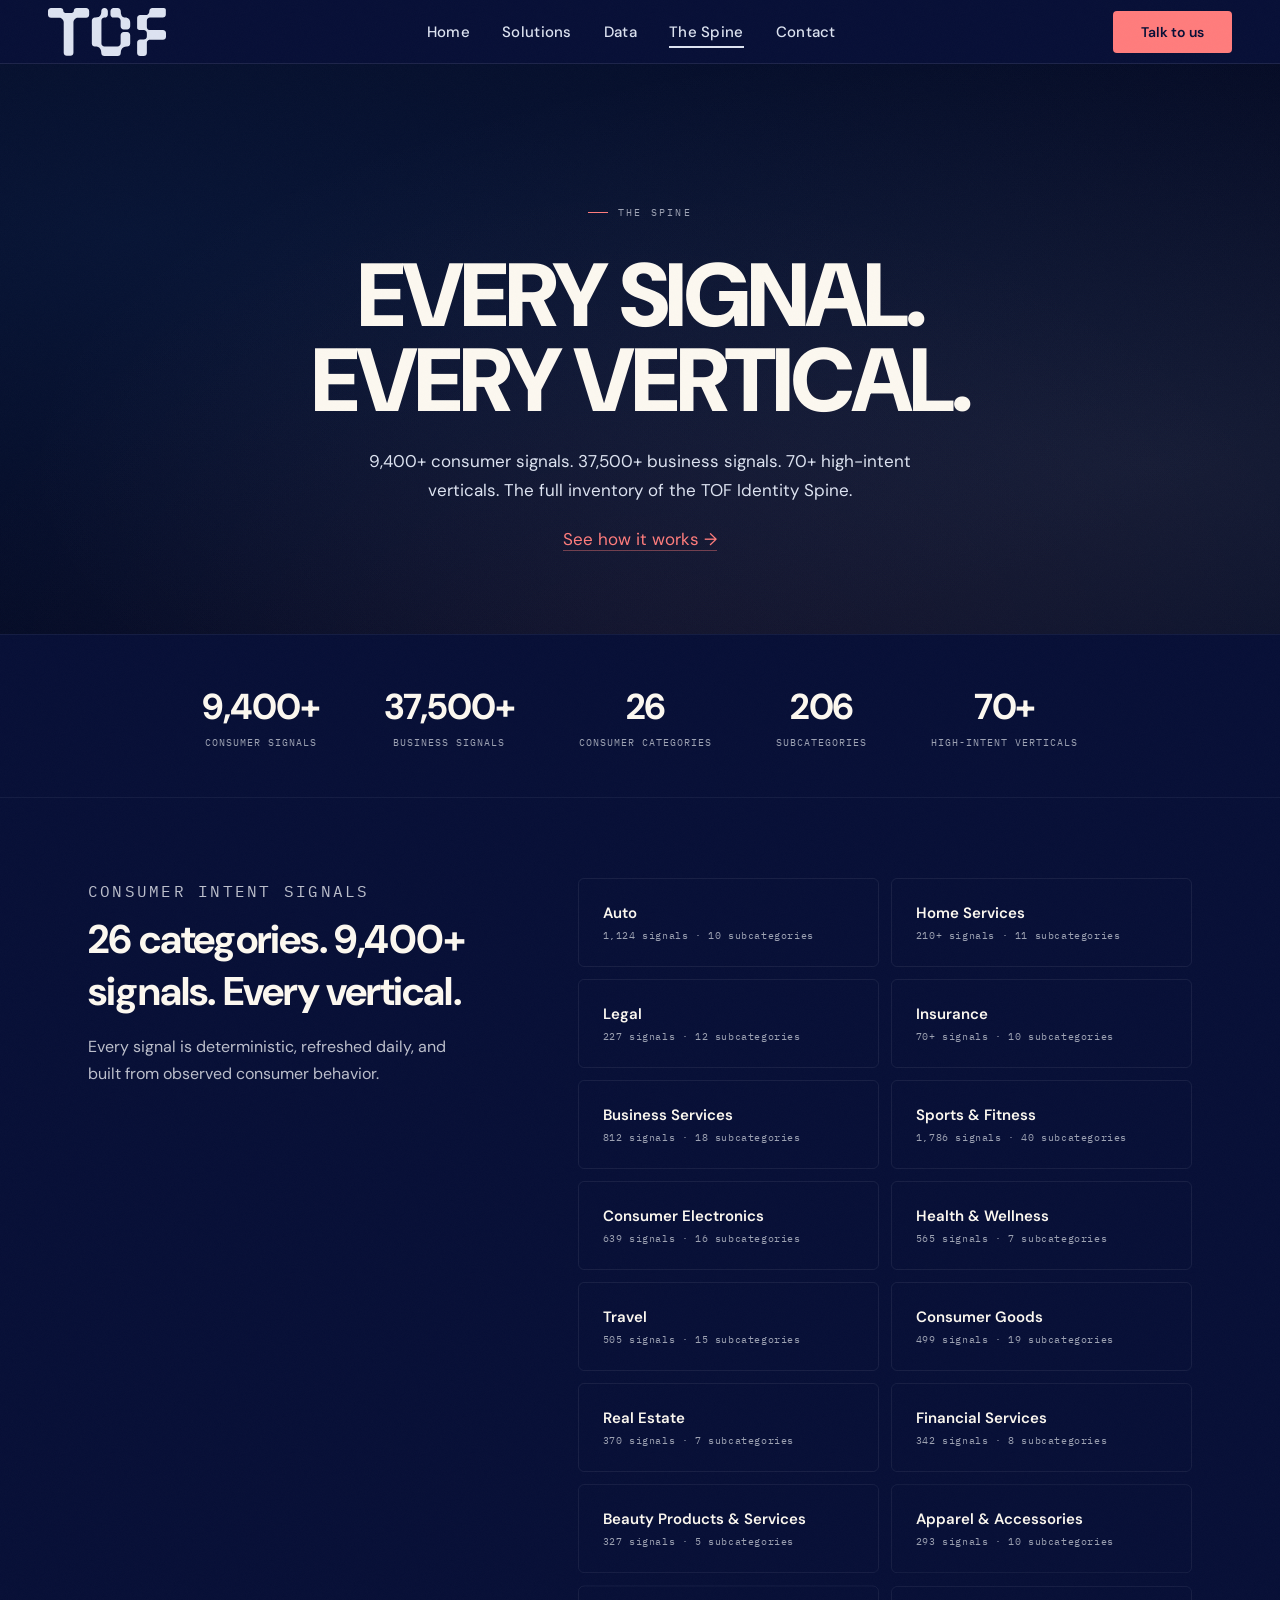
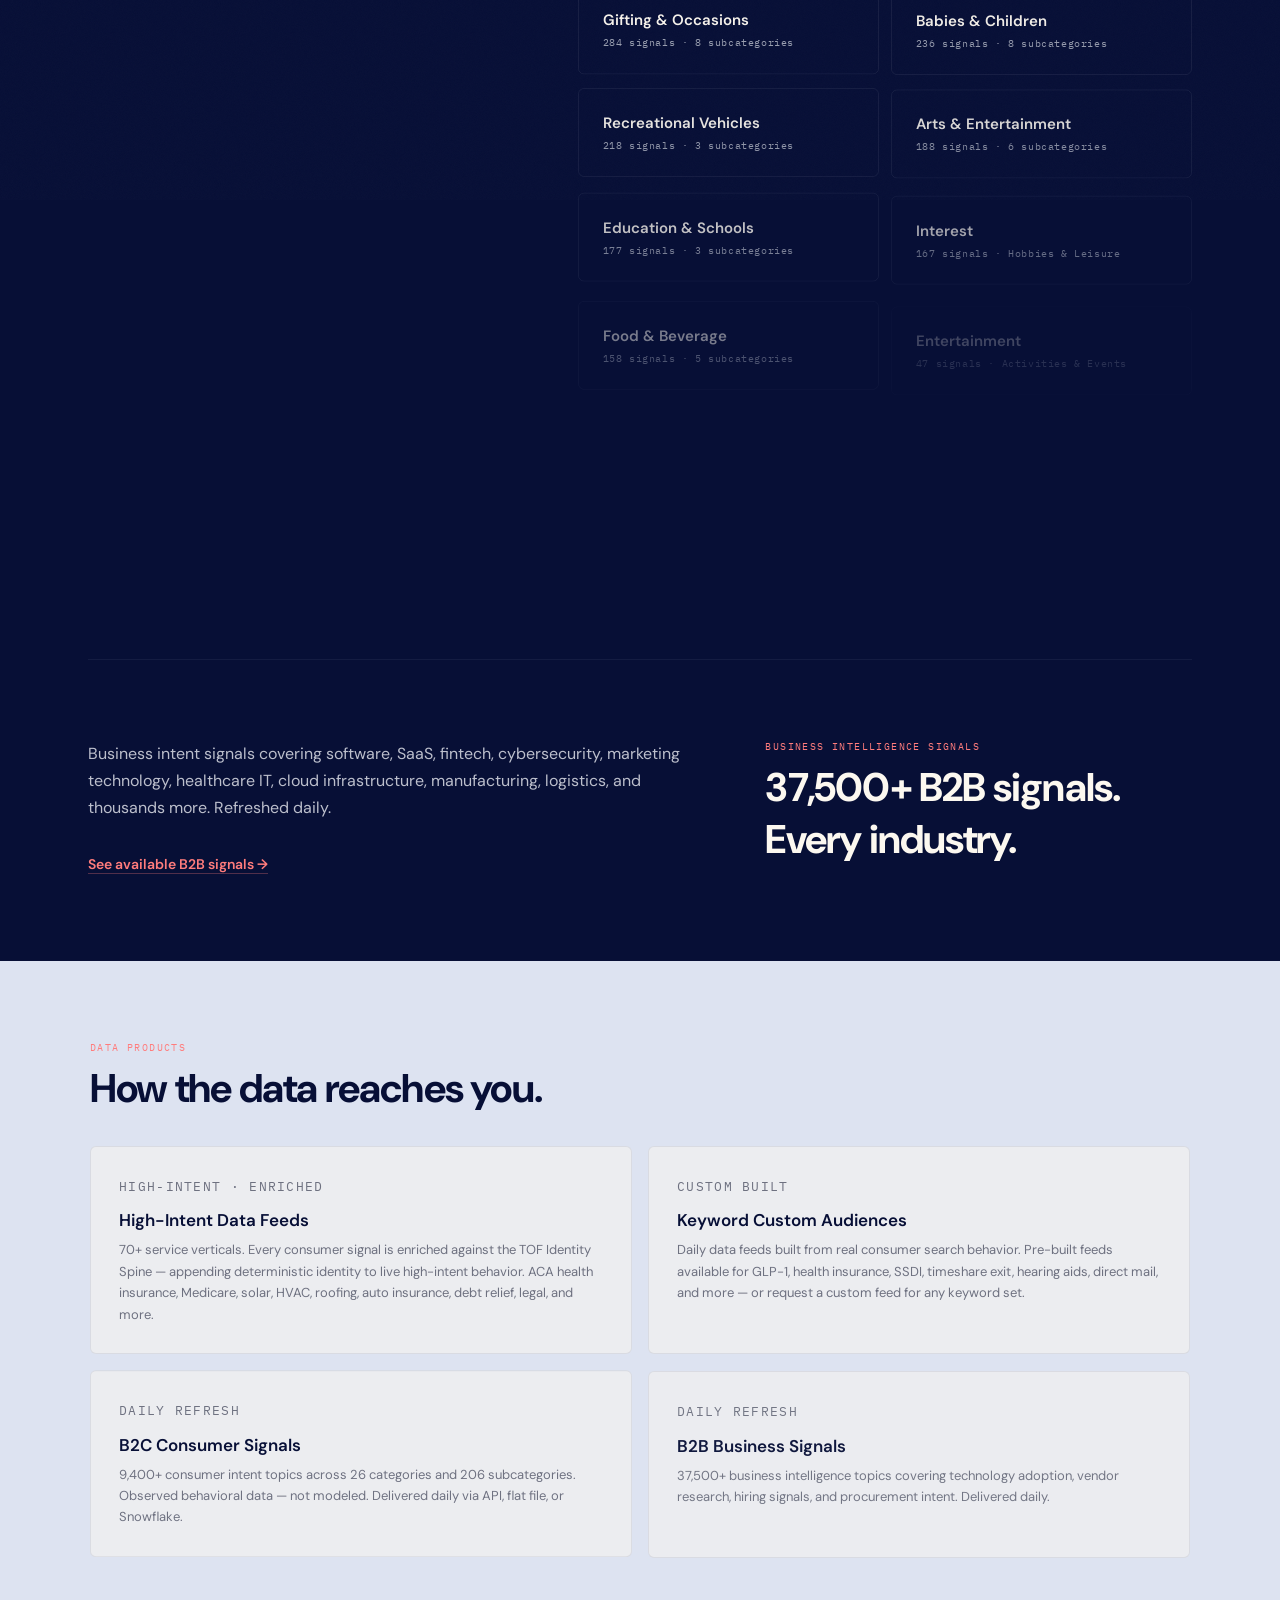
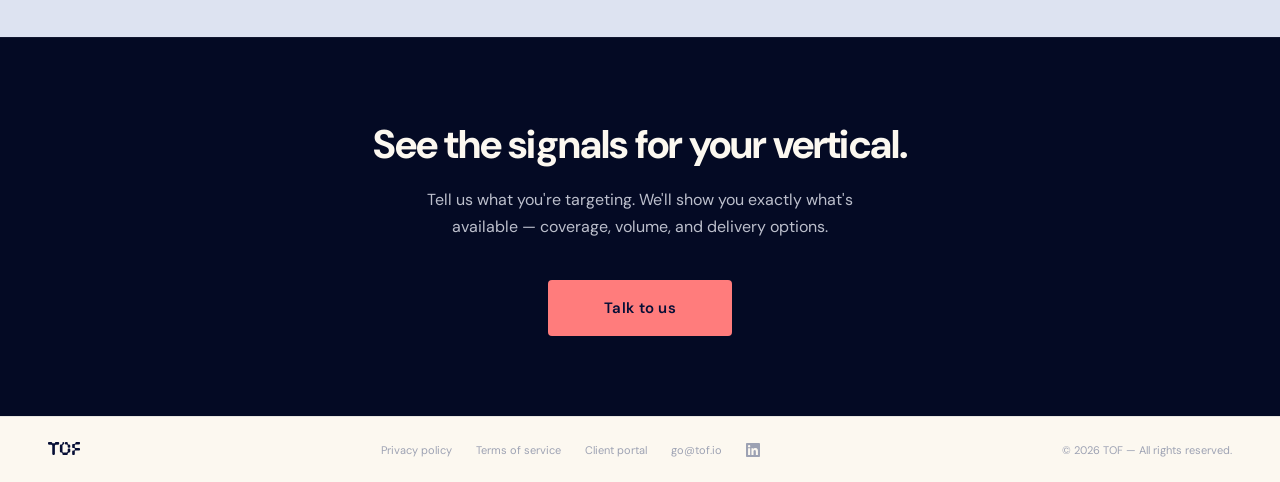
<file: catalog.html>
<!DOCTYPE html>
<html lang="en">
<head>
<meta charset="UTF-8">
<meta name="viewport" content="width=device-width, initial-scale=1.0">
<meta name="description" content="The Spine — every signal in the TOF Identity Spine. 9,400+ consumer signals, 37,500+ business signals, 26 categories, 206 subcategories, 70+ high-intent verticals.">
<meta property="og:title" content="The Spine — Every Signal. Every Vertical.">
<meta property="og:description" content="9,400+ consumer signals. 37,500+ business signals. 70+ high-intent verticals. The full inventory of the TOF Identity Spine.">
<meta property="og:type" content="website">
<meta property="og:url" content="https://tof.io/catalog.html">
<meta property="og:image" content="https://tof.io/og-image.png">
<link rel="canonical" href="https://tof.io/catalog.html">
<meta name="twitter:card" content="summary_large_image">
<meta name="twitter:title" content="The Spine — Every Signal. Every Vertical.">
<meta name="twitter:description" content="9,400+ consumer signals. 37,500+ business signals. 70+ high-intent verticals.">
<meta name="twitter:image" content="https://tof.io/og-image.png">
<title>The Spine — TOF</title>
<link rel="icon" type="image/png" sizes="32x32" href="favicon-32.png">
<link rel="icon" type="image/png" sizes="16x16" href="favicon-16.png">
<link rel="preconnect" href="https://fonts.googleapis.com">
<link rel="preconnect" href="https://fonts.gstatic.com" crossorigin>
<link href="https://fonts.googleapis.com/css2?family=DM+Sans:ital,opsz,wght@0,9..40,300;0,9..40,400;0,9..40,500;0,9..40,600;0,9..40,700;0,9..40,1000;1,9..40,400&family=IBM+Plex+Mono:wght@400;500&display=swap" rel="stylesheet">
<style>
  :root {
    --navy: #070F36;
    --peri: #DDE3F1;
    --cream: #FCF8F0;
    --coral: #FF7C7C;
    --f: 'DM Sans', -apple-system, BlinkMacSystemFont, sans-serif;
    --mono: 'IBM Plex Mono', monospace;
  }
  *, *::before, *::after { box-sizing: border-box; margin: 0; padding: 0; }
  html { scroll-behavior: auto; }
  body { font-family: var(--f); background: var(--navy); color: var(--cream); -webkit-font-smoothing: antialiased; }

  /* ── NAV ── */
  nav { position: sticky; top: 0; z-index: 100; background: #070F36; border-bottom: none; height: 64px; display: flex; align-items: center; justify-content: space-between; padding: 0 48px; box-shadow: none; border-bottom: 1px solid rgba(221,227,241,.1) !important; }
  nav::after { content: ''; position: absolute; left: 0; right: 0; bottom: 100%; height: 64px; background: linear-gradient(to top, rgba(7,15,54,0), #070F36); pointer-events: none; z-index: 99; }
  .nav-logo img { height: 48px; width: auto; display: block; }
  .nav-links { display: flex; gap: 32px; list-style: none; }
  .nav-links a { font-size: 15px; color: #DDE3F1; text-decoration: none; letter-spacing: .02em; transition: color .2s, border-color .2s; font-weight: 500; padding-bottom: 4px; border-bottom: 2px solid transparent; }
  .nav-links a:hover { color: var(--peri); border-bottom-color: rgba(221,227,241,.3); }
  .nav-links a.active, .nav-links a[style] { border-bottom-color: var(--peri) !important; }
  .nav-cta { font-size: 14px; font-weight: 600; padding: 12px 28px; border-radius: 4px; background: var(--coral); color: var(--navy); text-decoration: none; transition: opacity .2s; letter-spacing: .01em; margin-left: 16px; }
  .nav-cta:hover { opacity: .85; }
  .hamburger { display: none; flex-direction: column; gap: 5px; cursor: pointer; background: none; border: none; padding: 6px; z-index: 101; }
  .hamburger span { display: block; width: 22px; height: 1.5px; background: rgba(252,248,240,.8); transition: all .3s ease; }
  .hamburger.open span:nth-child(1) { transform: translateY(6.5px) rotate(45deg); }
  .hamburger.open span:nth-child(2) { opacity: 0; }
  .hamburger.open span:nth-child(3) { transform: translateY(-6.5px) rotate(-45deg); }
  .mobile-nav-overlay { position: fixed; inset: 0; z-index: 99; background: rgba(7,15,54,.97); backdrop-filter: blur(20px); -webkit-backdrop-filter: blur(20px); display: flex; flex-direction: column; justify-content: center; align-items: center; gap: 12px; opacity: 0; pointer-events: none; transition: opacity .4s ease; }
  .mobile-nav-overlay.open { opacity: 1; pointer-events: auto; }
  .mobile-nav-overlay a { font-size: clamp(28px, 5vw, 40px); font-weight: 600; color: var(--cream); text-decoration: none; letter-spacing: -.02em; opacity: 0; transform: translateY(20px); }
  .mobile-nav-overlay a:hover { color: var(--coral); }
  .mobile-nav-overlay .mobile-cta { margin-top: 24px; font-size: 13px; font-weight: 600; padding: 14px 36px; border-radius: 4px; background: var(--coral); color: var(--navy); opacity: 0; transform: translateY(20px); }

  /* ── HERO ── */
  .catalog-hero { background: #040A24; padding: 140px 48px 80px; text-align: center; position: relative; overflow: hidden; }
  .catalog-hero::before { content: ''; position: absolute; inset: -50%; width: 200%; height: 200%; background: radial-gradient(ellipse at 30% 40%, rgba(33,95,176,.12) 0%, transparent 50%), radial-gradient(ellipse at 70% 60%, rgba(221,227,241,.08) 0%, transparent 45%), radial-gradient(ellipse at 50% 80%, rgba(255,124,124,.04) 0%, transparent 40%); animation: heroBreath 8s ease-in-out infinite alternate; }
  @keyframes heroBreath { 0% { transform: translate(0%, 0%) scale(1); opacity: .7; } 100% { transform: translate(-3%, -2%) scale(1.05); opacity: 1; } }
  .catalog-hero > * { position: relative; z-index: 1; }
  .catalog-hero .eyebrow { font-family: var(--mono); font-size: 10px; color: #9DA2B3; letter-spacing: .22em; text-transform: uppercase; margin-bottom: 32px; display: flex; align-items: center; justify-content: center; gap: 10px; }
  .catalog-hero .eyebrow::before { content: ''; display: inline-block; width: 20px; height: 1px; background: var(--coral); }
  .catalog-hero h1 { font-family: var(--f); font-size: clamp(44px, 7vw, 90px); font-weight: 1000; line-height: 0.95; letter-spacing: -.045em; color: var(--cream); margin-bottom: 24px; text-transform: uppercase; }
  .catalog-hero p { font-size: 17px; color: #DDE3F1; max-width: 560px; margin: 0 auto; line-height: 1.7; }

  /* ── STATS BAR ── */
  .stats-bar { display: flex; justify-content: center; gap: 64px; padding: 48px; background: var(--navy); border-top: 1px solid rgba(221,227,241,.06); border-bottom: 1px solid rgba(221,227,241,.06); flex-wrap: wrap; }
  .stat-item { text-align: center; }
  .stat-num { font-family: var(--f); font-size: 36px; font-weight: 700; color: var(--cream); letter-spacing: -.03em; }
  .stat-label { font-family: var(--mono); font-size: 10px; color: #9DA2B3; letter-spacing: .1em; text-transform: uppercase; margin-top: 6px; }

  /* ── CATALOG ── */
  .catalog { padding: 80px 48px; max-width: 1200px; margin: 0 auto; }
  .catalog-layout { display: grid; grid-template-columns: 1fr 1.5fr; gap: 80px; align-items: start; }
  .catalog-left { position: sticky; top: 120px; }
  .catalog-left .catalog-section-title { margin-bottom: 8px; }
  .catalog-left h2 { margin-bottom: 16px; }
  .catalog-left p { font-size: 16px; color: #BCBFCC; line-height: 1.7; max-width: 360px; }
  .catalog-layout-flip { grid-template-columns: 1.4fr 1fr; }
  .catalog-section { margin-bottom: 64px; }
  .catalog-section-title { font-family: var(--mono); font-size: 10px; letter-spacing: .14em; text-transform: uppercase; color: var(--coral); margin-bottom: 8px; }
  .catalog-section h2 { font-size: clamp(28px, 4vw, 40px); font-weight: 700; color: var(--cream); letter-spacing: -.02em; margin-bottom: 32px; }

  .cat-grid { display: grid; grid-template-columns: repeat(2, 1fr); gap: 12px; }
  .cat-card { padding: 24px; border: 1px solid rgba(221,227,241,.08); border-radius: 6px; cursor: pointer; transition: border-color .3s, transform .3s, box-shadow .3s; }
  .cat-card:hover { border-color: rgba(221,227,241,.2); transform: translateY(-2px); box-shadow: 0 6px 24px rgba(7,15,54,.15); }
  .cat-card:hover .cat-card-name { color: var(--coral); }
  .cat-card-name { font-size: 15px; font-weight: 600; color: var(--cream); margin-bottom: 6px; transition: color .25s; }
  .cat-card-meta { font-family: var(--mono); font-size: 10px; color: #9DA2B3; letter-spacing: .06em; }
  .cat-card-subs { font-size: 12px; color: #9DA2B3; margin-top: 10px; line-height: 1.6; display: none; }
  .cat-card.open .cat-card-subs { display: block; }
  .cat-card.open { border-color: rgba(255,124,124,.25); }

  /* ── FEEDS ── */
  .feeds-section { background: var(--peri); padding: 80px 48px; }
  .feeds-section .catalog-section-title { color: var(--coral); }
  .feeds-section h2 { color: var(--navy); }
  .feeds-grid { display: grid; grid-template-columns: repeat(2, 1fr); gap: 16px; max-width: 1100px; margin: 0 auto; }
  .feed-card { padding: 28px; border: 1px solid rgba(7,15,54,.08); border-radius: 6px; transition: border-color .3s, transform .3s; background: rgba(252,248,240,.5); }
  .feed-card:hover { border-color: rgba(7,15,54,.18); transform: translateY(-2px); }
  .feed-card h3 { font-size: 17px; font-weight: 600; color: var(--navy); margin-bottom: 8px; }
  .feed-card p { font-size: 13px; color: #6E7180; line-height: 1.65; }
  .feed-tag { font-family: var(--mono); font-size: 9px; color: var(--coral); letter-spacing: .1em; text-transform: uppercase; margin-bottom: 12px; display: inline-block; }

  /* ── CTA ── */
  .catalog-cta { text-align: center; padding: 80px 48px; background: #040A24; border-top: 1px solid rgba(221,227,241,.06); }
  .catalog-cta h2 { font-size: clamp(28px, 4vw, 40px); font-weight: 700; color: var(--cream); letter-spacing: -.02em; margin-bottom: 16px; }
  .catalog-cta p { font-size: 16px; color: #BCBFCC; margin-bottom: 40px; max-width: 480px; margin-left: auto; margin-right: auto; line-height: 1.7; }
  .btn-primary { font-size: 15px; font-weight: 600; padding: 18px 56px; border-radius: 4px; background: var(--coral); color: var(--navy); text-decoration: none; transition: opacity .2s; letter-spacing: .02em; display: inline-block; }
  .btn-primary:hover { opacity: .88; }

  /* ── FOOTER ── */
  footer { padding: 22px 48px; background: #FCF8F0; display: flex; justify-content: space-between; align-items: center; border-top: 1px solid rgba(7,15,54,.08); flex-wrap: wrap; gap: 16px; position: relative; overflow: hidden; z-index: 101; }
  footer > * { position: relative; z-index: 1; }
  .footer-logo img { height: 13px; width: auto; }
  .footer-links { display: flex; gap: 24px; }
  .footer-links a { font-size: 11px; color: #9DA2B3; text-decoration: none; transition: color .2s; }
  .footer-links a:hover { color: #6E7180; }
  .footer-right { font-size: 11px; color: #9DA2B3; }

  .sr-only { position: absolute; width: 1px; height: 1px; padding: 0; margin: -1px; overflow: hidden; clip: rect(0,0,0,0); white-space: nowrap; border: 0; }
  :focus-visible { outline: 2px solid var(--coral); outline-offset: 2px; }

  /* ── GRAIN ── */
  body::after { content: ''; position: fixed; inset: -200%; width: 400%; height: 400%; pointer-events: none; z-index: 99997; opacity: 0.025; background-image: url("data:image/svg+xml,%3Csvg viewBox='0 0 256 256' xmlns='http://www.w3.org/2000/svg'%3E%3Cfilter id='noise'%3E%3CfeTurbulence type='fractalNoise' baseFrequency='0.9' numOctaves='4' stitchTiles='stitch'/%3E%3C/filter%3E%3Crect width='100%25' height='100%25' filter='url(%23noise)'/%3E%3C/svg%3E"); background-size: 180px 180px; animation: grain 0.8s steps(1) infinite; }
  @keyframes grain { 0%{transform:translate(0,0)} 10%{transform:translate(-2%,-3%)} 20%{transform:translate(3%,1%)} 30%{transform:translate(-1%,4%)} 40%{transform:translate(4%,-2%)} 50%{transform:translate(-3%,3%)} 60%{transform:translate(2%,-4%)} 70%{transform:translate(-4%,1%)} 80%{transform:translate(1%,3%)} 90%{transform:translate(3%,-1%)} 100%{transform:translate(-2%,2%)} }

  /* ── REVEAL ── */
  .reveal { opacity: 0; transform: translateY(28px); transition: opacity .65s ease, transform .65s ease; }
  .reveal.in { opacity: 1; transform: translateY(0); }



  /* ── RESPONSIVE ── */
  @media (max-width: 900px) {
    nav { padding: 0 20px; height: 56px; }
    /* h1 br stays visible — heroes stack on mobile */
    .nav-links, .nav-cta { display: none; }
    .hamburger { display: flex; }
    /* Calmer grain on mobile — high-DPI screens read it denser */
    body::after { opacity: 0.012; background-size: 240px 240px; animation: none; }
    .catalog-hero { padding: 96px 16px 56px; }
    .catalog-hero .eyebrow { font-size: 9px; margin-bottom: 24px; letter-spacing: .16em; }
    .catalog-hero h1 { font-size: clamp(28px, 7.5vw, 40px); margin-bottom: 20px; line-height: 1.04; letter-spacing: -.025em; word-spacing: .04em; }
    .catalog-hero p { font-size: 15px; line-height: 1.6; }
    .stats-bar { gap: 32px; padding: 32px 20px; }
    .stat-num { font-size: 28px; }
    .catalog { padding: 48px 20px; }
    .catalog-layout { grid-template-columns: 1fr; gap: 36px; }
    .catalog-left { position: static; }
    .catalog-layout-flip { grid-template-columns: 1fr; }
    .catalog-right-b2b { position: static !important; order: 0 !important; }
    .catalog-left-b2b { order: 0 !important; }
    .cat-grid { grid-template-columns: 1fr; }
    .feeds-section { padding: 60px 20px; }
    .feeds-grid { grid-template-columns: 1fr; }
    .catalog-cta { padding: 60px 20px; }
    footer { padding: 20px 20px; flex-direction: column; align-items: flex-start; gap: 12px; }
  }
</style>
<script type="application/ld+json">
{"@context":"https://schema.org","@type":"WebPage","name":"The Spine — TOF","url":"https://tof.io/catalog.html","description":"Every signal in the TOF Identity Spine. 9,400+ consumer signals, 37,500+ business signals, 70+ high-intent verticals.","isPartOf":{"@type":"WebSite","name":"TOF","url":"https://tof.io"}}
</script>
</head>
<body>

<a href="#main-content" class="sr-only" style="position:absolute;top:-100px;left:0;background:var(--coral);color:var(--navy);padding:8px 16px;z-index:99999;font-size:14px;text-decoration:none;" onfocus="this.style.top='0'" onblur="this.style.top='-100px'">Skip to content</a>

<!-- NAV -->
<nav>
  <a href="index.html" class="nav-logo" aria-label="TOF">
    <img src="tof-logo-02.svg" height="48" alt="TOF">
  </a>
  <ul class="nav-links">
    <li><a href="index.html">Home</a></li>
    <li><a href="solutions.html">Solutions</a></li>
    <li><a href="data.html">Data</a></li>
    <li><a href="catalog.html" style="color:var(--peri);">The Spine</a></li>
    <li><a href="#" data-open-form>Contact</a></li>
  </ul>
  <a href="#" class="nav-cta" data-open-form>Talk to us</a>
  <button class="hamburger" id="hamburger" aria-label="Menu"><span></span><span></span><span></span></button>
</nav>

<!-- MOBILE NAV -->
<div class="mobile-nav-overlay" id="mobile-nav">
  <a href="index.html">Home</a>
  <a href="solutions.html">Solutions</a>
  <a href="data.html">Data</a>
  <a href="catalog.html">The Spine</a>
  <a href="#" data-open-form>Contact</a>
  <a href="#" class="mobile-cta" data-open-form>Talk to us</a>
</div>

<!-- HERO -->
<section class="catalog-hero" id="main-content">
  <p class="eyebrow">The Spine</p>
  <h1>Every signal. <br>Every vertical.</h1>
  <p>9,400+ consumer signals. 37,500+ business signals. 70+ high-intent verticals. The full inventory of the TOF Identity Spine.</p>
  <p style="margin-top:20px;"><a href="data.html" style="color:var(--coral);text-decoration:none;border-bottom:1px solid rgba(255,124,124,.4);white-space:nowrap;">See how it works →</a></p>
</section>

<!-- STATS -->
<div class="stats-bar">
  <div class="stat-item">
    <p class="stat-num">9,400+</p>
    <p class="stat-label">Consumer Signals</p>
  </div>
  <div class="stat-item">
    <p class="stat-num">37,500+</p>
    <p class="stat-label">Business Signals</p>
  </div>
  <div class="stat-item">
    <p class="stat-num">26</p>
    <p class="stat-label">Consumer Categories</p>
  </div>
  <div class="stat-item">
    <p class="stat-num">206</p>
    <p class="stat-label">Subcategories</p>
  </div>
  <div class="stat-item">
    <p class="stat-num">70+</p>
    <p class="stat-label">High-Intent Verticals</p>
  </div>
</div>

<!-- CONSUMER SIGNALS -->
<div class="catalog">
  <div class="catalog-layout">
    <div class="catalog-left reveal">
      <p class="catalog-section-title">Consumer Intent Signals</p>
      <h2 style="color:var(--cream); font-size:clamp(28px, 4vw, 40px); font-weight:700; letter-spacing:-.02em; margin-bottom:16px;">26 categories. 9,400+ signals. Every vertical.</h2>
      <p>Every signal is deterministic, refreshed daily, and built from observed consumer behavior.</p>
    </div>
    <div>
    <div class="cat-grid">
      <div class="cat-card" onclick="this.classList.toggle('open')">
        <p class="cat-card-name">Auto</p>
        <p class="cat-card-meta">1,124 signals · 10 subcategories</p>
        <p class="cat-card-subs">American Brand · Electric & Hybrids · Family Friendly · Foreign Brand · Luxury · Parts & Services · SUVs · Sports Car · Trucks · Vehicle Types</p>
      </div>
      <div class="cat-card" onclick="this.classList.toggle('open')">
        <p class="cat-card-name">Home Services</p>
        <p class="cat-card-meta">210+ signals · 11 subcategories</p>
        <p class="cat-card-subs">Heating & Cooling · Plumbing & Electrical · Roofing · Windows & Doors · Solar Installation · Pest Control · Landscape & Lawn · Cleaning · Locksmith · Remodeling · Emergency Repair</p>
      </div>
      <div class="cat-card" onclick="this.classList.toggle('open')">
        <p class="cat-card-name">Legal</p>
        <p class="cat-card-meta">227 signals · 12 subcategories</p>
        <p class="cat-card-subs">Personal Injury · SSDI & Disability · Family Law · Workers' Comp · Medical Malpractice · Car Accident · Wrongful Death · Mass Tort · Named Firms · Tax Attorney · Real Estate Attorney</p>
      </div>
      <div class="cat-card" onclick="this.classList.toggle('open')">
        <p class="cat-card-name">Insurance</p>
        <p class="cat-card-meta">70+ signals · 10 subcategories</p>
        <p class="cat-card-subs">Auto Insurance · Health Insurance · Medicare · Life Insurance · Final Expense · Home Insurance · Flood Insurance · Accident Insurance · Named Carriers · Life Settlements</p>
      </div>
      <div class="cat-card" onclick="this.classList.toggle('open')">
        <p class="cat-card-name">Business Services</p>
        <p class="cat-card-meta">812 signals · 18 subcategories</p>
        <p class="cat-card-subs">Child Care · Cleaning · Dating · Employment · Health & Wellness · HVAC · Home Services · Insurance · Landscape & Lawn · Legal · Pest Control · Pet · Photography · Plumbing & Electrical · Remodeling · Tax</p>
      </div>
      <div class="cat-card" onclick="this.classList.toggle('open')">
        <p class="cat-card-name">Sports & Fitness</p>
        <p class="cat-card-meta">1,786 signals · 40 subcategories</p>
        <p class="cat-card-subs">Baseball · Basketball · Camping & Hiking · Electric Ridables · Equestrian · Fishing · Football · Golf · Gym Membership · Home Gym · Hunting · Jet Skis · Mountain Bikes · Personal Training · Scuba · Skiing & Snowboards · Soccer · Tennis</p>
      </div>
      <div class="cat-card" onclick="this.classList.toggle('open')">
        <p class="cat-card-name">Consumer Electronics</p>
        <p class="cat-card-meta">639 signals · 16 subcategories</p>
        <p class="cat-card-subs">Audio & Video · Cell Phones · Computers & Software · Drones · Gaming · Security & Privacy · Smart Home · VR & Wearables</p>
      </div>
      <div class="cat-card" onclick="this.classList.toggle('open')">
        <p class="cat-card-name">Health & Wellness</p>
        <p class="cat-card-meta">565 signals · 7 subcategories</p>
        <p class="cat-card-subs">Diet & Weight Loss · Injuries · Medication · Personal Care · Services · Symptoms</p>
      </div>
      <div class="cat-card" onclick="this.classList.toggle('open')">
        <p class="cat-card-name">Travel</p>
        <p class="cat-card-meta">505 signals · 15 subcategories</p>
        <p class="cat-card-subs">Cruises · Domestic · Expeditions · International · Island Getaways · Luxury Hotels · Popular Destinations · Rental Cars</p>
      </div>
      <div class="cat-card" onclick="this.classList.toggle('open')">
        <p class="cat-card-name">Consumer Goods</p>
        <p class="cat-card-meta">499 signals · 19 subcategories</p>
        <p class="cat-card-subs">Collectibles · Home & Garden · Luxury Buyers · Remodeling & Construction · Utilities</p>
      </div>
      <div class="cat-card" onclick="this.classList.toggle('open')">
        <p class="cat-card-name">Real Estate</p>
        <p class="cat-card-meta">370 signals · 7 subcategories</p>
        <p class="cat-card-subs">Investing · Property Type · Purchasing Land · Purchasing a Home · Vacation Home · Selling Real Estate · Selling a Home</p>
      </div>
      <div class="cat-card" onclick="this.classList.toggle('open')">
        <p class="cat-card-name">Financial Services</p>
        <p class="cat-card-meta">342 signals · 8 subcategories</p>
        <p class="cat-card-subs">Banking & Credit · Credit Cards · Financial Advisory · Insurance · Investment & Brokerage · Retirement & College Savings · Tax Planning · Wealth Management</p>
      </div>
      <div class="cat-card" onclick="this.classList.toggle('open')">
        <p class="cat-card-name">Beauty Products & Services</p>
        <p class="cat-card-meta">327 signals · 5 subcategories</p>
        <p class="cat-card-subs">Beauty Services · Cosmetic Services · Cosmetics & Fragrances · Personal Care Products · Skin & Hair Care</p>
      </div>
      <div class="cat-card" onclick="this.classList.toggle('open')">
        <p class="cat-card-name">Apparel & Accessories</p>
        <p class="cat-card-meta">293 signals · 10 subcategories</p>
        <p class="cat-card-subs">Bags & Wallets · Bargain Hunters · Brand Conscious · Clothing · Eyewear · Footwear · High End · Jewelry · Watches</p>
      </div>
      <div class="cat-card" onclick="this.classList.toggle('open')">
        <p class="cat-card-name">Gifting & Occasions</p>
        <p class="cat-card-meta">284 signals · 8 subcategories</p>
        <p class="cat-card-subs">Bar Mitzvah · Birthday · Charities & Nonprofits · Family Gifting · Honeymoon · Political Donations · Seasonal · Wedding Planning</p>
      </div>
      <div class="cat-card" onclick="this.classList.toggle('open')">
        <p class="cat-card-name">Babies & Children</p>
        <p class="cat-card-meta">236 signals · 8 subcategories</p>
        <p class="cat-card-subs">Apparel · Diapering & Care · Educational Products · Food & Nutrition · Furniture · Safety · Strollers & Car Seats · Toys</p>
      </div>
      <div class="cat-card" onclick="this.classList.toggle('open')">
        <p class="cat-card-name">Recreational Vehicles</p>
        <p class="cat-card-meta">218 signals · 3 subcategories</p>
        <p class="cat-card-subs">Boats · RVs, Campers & Motorhomes · Yachts</p>
      </div>
      <div class="cat-card" onclick="this.classList.toggle('open')">
        <p class="cat-card-name">Arts & Entertainment</p>
        <p class="cat-card-meta">188 signals · 6 subcategories</p>
        <p class="cat-card-subs">Animation · Arts · Books & Literature · Music · Pop Culture · TV & Film</p>
      </div>
      <div class="cat-card" onclick="this.classList.toggle('open')">
        <p class="cat-card-name">Education & Schools</p>
        <p class="cat-card-meta">177 signals · 3 subcategories</p>
        <p class="cat-card-subs">College · Type · Other</p>
      </div>
      <div class="cat-card" onclick="this.classList.toggle('open')">
        <p class="cat-card-name">Interest</p>
        <p class="cat-card-meta">167 signals · Hobbies & Leisure</p>
      </div>
      <div class="cat-card" onclick="this.classList.toggle('open')">
        <p class="cat-card-name">Food & Beverage</p>
        <p class="cat-card-meta">158 signals · 5 subcategories</p>
        <p class="cat-card-subs">Cooking · Food Products · Food Services · Houseware · Spirits</p>
      </div>
      <div class="cat-card" onclick="this.classList.toggle('open')">
        <p class="cat-card-name">Entertainment</p>
        <p class="cat-card-meta">47 signals · Activities & Events</p>
      </div>
      <div class="cat-card" onclick="this.classList.toggle('open')">
        <p class="cat-card-name">Lifestyle</p>
        <p class="cat-card-meta">43 signals · 14 subcategories</p>
        <p class="cat-card-subs">Bohemian · College Life · Country Club · DIY · Green Living · Healthy Living · Luxury · Military · Senior Living</p>
      </div>
      <div class="cat-card" onclick="this.classList.toggle('open')">
        <p class="cat-card-name">Politics & Society</p>
        <p class="cat-card-meta">30 signals</p>
      </div>
      <div class="cat-card" onclick="this.classList.toggle('open')">
        <p class="cat-card-name">Animal Lovers</p>
        <p class="cat-card-meta">23 signals · 6 subcategories</p>
        <p class="cat-card-subs">Cats · Dogs · Horses · Pets · Reptiles</p>
      </div>
    </div>
    </div>
  </div>

  <!-- B2B SIGNALS -->
  <div class="catalog-layout catalog-layout-flip" style="margin-top:80px; padding-top:80px; border-top:1px solid rgba(221,227,241,.06);">
    <div class="catalog-left-b2b reveal" style="order:1;">
      <p style="font-size:16px; color:#BCBFCC; line-height:1.7; margin-bottom:32px;">Business intent signals covering software, SaaS, fintech, cybersecurity, marketing technology, healthcare IT, cloud infrastructure, manufacturing, logistics, and thousands more. Refreshed daily.</p>
      <a href="#" data-open-form style="font-size:14px; font-weight:600; color:var(--coral); text-decoration:none; border-bottom:1px solid rgba(255,124,124,.3);">See available B2B signals →</a>
    </div>
    <div class="catalog-right-b2b reveal" style="order:2; position:sticky; top:120px;">
      <p class="catalog-section-title">Business Intelligence Signals</p>
      <h2 style="color:var(--cream); font-size:clamp(28px, 4vw, 40px); font-weight:700; letter-spacing:-.02em; margin-bottom:16px;">37,500+ B2B signals. Every industry.</h2>
    </div>
  </div>

</div>

<!-- DATA PRODUCTS (peri) -->
<div class="feeds-section">
  <div class="catalog-section reveal" style="max-width:1100px; margin:0 auto;">
    <p class="catalog-section-title">Data Products</p>
    <h2>How the data reaches you.</h2>
    <div class="feeds-grid">
      <div class="feed-card">
        <p class="feed-tag">High-Intent · Enriched</p>
        <h3>High-Intent Data Feeds</h3>
        <p>70+ service verticals. Every consumer signal is enriched against the TOF Identity Spine — appending deterministic identity to live high-intent behavior. ACA health insurance, Medicare, solar, HVAC, roofing, auto insurance, debt relief, legal, and more.</p>
      </div>
      <div class="feed-card">
        <p class="feed-tag">Custom Built</p>
        <h3>Keyword Custom Audiences</h3>
        <p>Daily data feeds built from real consumer search behavior. Pre-built feeds available for GLP-1, health insurance, SSDI, timeshare exit, hearing aids, direct mail, and more — or request a custom feed for any keyword set.</p>
      </div>
      <div class="feed-card">
        <p class="feed-tag">Daily Refresh</p>
        <h3>B2C Consumer Signals</h3>
        <p>9,400+ consumer intent topics across 26 categories and 206 subcategories. Observed behavioral data — not modeled. Delivered daily via API, flat file, or Snowflake.</p>
      </div>
      <div class="feed-card">
        <p class="feed-tag">Daily Refresh</p>
        <h3>B2B Business Signals</h3>
        <p>37,500+ business intelligence topics covering technology adoption, vendor research, hiring signals, and procurement intent. Delivered daily.</p>
      </div>
    </div>
  </div>
</div>

<!-- CTA -->
<section class="catalog-cta">
  <h2>See the signals for your vertical.</h2>
  <p>Tell us what you're targeting. We'll show you exactly what's available — coverage, volume, and delivery options.</p>
  <a href="#" class="btn-primary" data-open-form>Talk to us</a>
</section>

<!-- FOOTER -->
<footer>
  <a href="index.html" class="footer-logo" aria-label="TOF">
    <img src="tof-logo-01.svg" height="13" alt="TOF">
  </a>
  <div class="footer-links">
    <a href="privacy.html">Privacy policy</a>
    <a href="terms.html">Terms of service</a>
    <a href="https://my.tof.io" target="_blank">Client portal</a>
    <a href="mailto:go@tof.io">go@tof.io</a>
    <a href="https://www.linkedin.com/company/top-of-funnel-llc" target="_blank" rel="noopener" aria-label="LinkedIn" style="display:inline-flex;align-items:center;"><svg width="14" height="14" viewBox="0 0 24 24" fill="#9DA2B3" xmlns="http://www.w3.org/2000/svg"><path d="M20.447 20.452h-3.554v-5.569c0-1.328-.027-3.037-1.852-3.037-1.853 0-2.136 1.445-2.136 2.939v5.667H9.351V9h3.414v1.561h.046c.477-.9 1.637-1.85 3.37-1.85 3.601 0 4.267 2.37 4.267 5.455v6.286zM5.337 7.433a2.062 2.062 0 01-2.063-2.065 2.064 2.064 0 112.063 2.065zm1.782 13.019H3.555V9h3.564v11.452zM22.225 0H1.771C.792 0 0 .774 0 1.729v20.542C0 23.227.792 24 1.771 24h20.451C23.2 24 24 23.227 24 22.271V1.729C24 .774 23.2 0 22.222 0h.003z"/></svg></a>
  </div>
  <span class="footer-right">© 2026 TOF — All rights reserved.</span>
</footer>

<!-- SLIDE-IN FORM PANEL -->
<div class="form-panel-overlay" id="form-panel-overlay" style="position:fixed;inset:0;background:rgba(4,10,36,.6);z-index:9998;opacity:0;pointer-events:none;transition:opacity .35s;"></div>
<div class="form-panel" id="form-panel" role="dialog" aria-modal="true" style="position:fixed;top:0;right:0;bottom:0;width:460px;max-width:90vw;background:#070F36;z-index:9999;transform:translateX(100%);transition:transform .45s cubic-bezier(.4,0,.2,1);padding:48px 36px;overflow-y:auto;display:flex;flex-direction:column;">
  <button class="form-panel-close" id="form-panel-close" aria-label="Close" style="position:absolute;top:20px;right:20px;background:none;border:none;color:#9DA2B3;font-size:24px;cursor:pointer;line-height:1;padding:4px;">×</button>
  <h3 style="font-size:clamp(24px,3vw,32px);font-weight:700;color:var(--cream);letter-spacing:-.02em;line-height:1.1;margin-bottom:8px;">Talk to the<br>data team.</h3>
  <p style="font-size:14px;color:#9DA2B3;line-height:1.65;margin-bottom:32px;">Tell us your use case. We'll show you what TOF looks like in your channel.</p>
  <form class="form" action="https://formspree.io/f/xpqojbny" method="POST" style="flex:1;display:flex;flex-direction:column;gap:12px;">
    <input type="hidden" name="_next" value="https://tof.io">
    <input type="hidden" name="_subject" value="New TOF Inquiry — The Spine">
    <input type="text" name="_gotcha" style="display:none" tabindex="-1" aria-hidden="true">
    <div style="display:grid;grid-template-columns:1fr 1fr;gap:12px;">
      <div><label for="cat-name" class="sr-only">Your name</label><input type="text" id="cat-name" name="name" placeholder="Your name" required autocomplete="name" style="background:rgba(221,227,241,.05);border:1px solid rgba(221,227,241,.15);border-radius:4px;padding:12px 16px;font-size:14px;color:var(--cream);font-family:var(--f);outline:none;width:100%;"></div>
      <div><label for="cat-email" class="sr-only">Work email</label><input type="email" id="cat-email" name="email" placeholder="Work email" required autocomplete="email" style="background:rgba(221,227,241,.05);border:1px solid rgba(221,227,241,.15);border-radius:4px;padding:12px 16px;font-size:14px;color:var(--cream);font-family:var(--f);outline:none;width:100%;"></div>
    </div>
    <label for="cat-company" class="sr-only">Company</label><input type="text" id="cat-company" name="company" placeholder="Company" autocomplete="organization" style="background:rgba(221,227,241,.05);border:1px solid rgba(221,227,241,.15);border-radius:4px;padding:12px 16px;font-size:14px;color:var(--cream);font-family:var(--f);outline:none;width:100%;">
    <label for="cat-challenge" class="sr-only">What are you trying to solve?</label><input type="text" id="cat-challenge" name="challenge" placeholder="What verticals are you targeting?" style="background:rgba(221,227,241,.05);border:1px solid rgba(221,227,241,.15);border-radius:4px;padding:12px 16px;font-size:14px;color:var(--cream);font-family:var(--f);outline:none;width:100%;">
    <button type="submit" style="background:var(--coral);color:var(--navy);border:none;border-radius:4px;padding:13px 28px;font-size:13px;font-weight:500;font-family:var(--f);cursor:pointer;width:100%;text-align:center;">Talk to us</button>
    <p style="font-family:var(--mono);font-size:10px;color:#6E7180;letter-spacing:.06em;margin-top:10px;text-align:center;">We'll respond within 24 hours.</p>
  </form>
  <p style="font-family:var(--mono);font-size:9px;color:#6E7180;letter-spacing:.08em;text-transform:uppercase;margin-top:24px;text-align:center;">Trusted by Retreaver · Kaliper · Brello · Boss Leads · TDTM</p>
</div>

<style>
  .form-panel-overlay.open { opacity: 1 !important; pointer-events: auto !important; }
  .form-panel.open { transform: translateX(0) !important; }
  .form-panel input::placeholder { color: rgba(252,248,240,.35); }
  .form-panel input:focus { border-color: var(--coral) !important; box-shadow: 0 0 0 3px rgba(255,124,124,.12); }
</style>

<script src="https://cdnjs.cloudflare.com/ajax/libs/gsap/3.12.5/gsap.min.js"></script>
<script>
  // ── HERO ENTRANCE ──
  const heroEyebrow = document.querySelector('.catalog-hero .eyebrow');
  const heroH1 = document.querySelector('.catalog-hero h1');
  const heroP = document.querySelector('.catalog-hero p');
  gsap.set([heroEyebrow, heroH1, heroP], { opacity: 0, y: 24 });
  gsap.timeline({ defaults: { ease: 'power3.out' }, delay: 0.3 })
    .to(heroEyebrow, { opacity: 1, y: 0, duration: 0.7 })
    .to(heroH1, { opacity: 1, y: 0, duration: 0.8 }, '-=0.3')
    .to(heroP, { opacity: 1, y: 0, duration: 0.7 }, '-=0.35');

  // ── STAT BAR STAGGER ──
  const statItems = document.querySelectorAll('.stat-item');
  gsap.set(statItems, { opacity: 0, y: 20 });
  const statObs = new IntersectionObserver(entries => {
    entries.forEach(entry => {
      if (!entry.isIntersecting) return;
      statObs.unobserve(entry.target);
      gsap.to(statItems, { opacity: 1, y: 0, duration: 0.6, stagger: 0.08, ease: 'power3.out' });
    });
  }, { threshold: 0.3 });
  statObs.observe(document.querySelector('.stats-bar'));

  // ── CATEGORY CARD STAGGER ──
  const catCards = document.querySelectorAll('.cat-card');
  gsap.set(catCards, { opacity: 0, y: 24 });
  const catObs = new IntersectionObserver(entries => {
    entries.forEach(entry => {
      if (!entry.isIntersecting) return;
      catObs.unobserve(entry.target);
      gsap.to(catCards, { opacity: 1, y: 0, duration: 0.5, stagger: 0.04, ease: 'power3.out' });
    });
  }, { threshold: 0.1 });
  catObs.observe(document.querySelector('.cat-grid'));

  // ── FEED CARD STAGGER ──
  const feedCards = document.querySelectorAll('.feed-card');
  gsap.set(feedCards, { opacity: 0, y: 24 });
  const feedObs = new IntersectionObserver(entries => {
    entries.forEach(entry => {
      if (!entry.isIntersecting) return;
      feedObs.unobserve(entry.target);
      gsap.to(feedCards, { opacity: 1, y: 0, duration: 0.6, stagger: 0.1, ease: 'power3.out' });
    });
  }, { threshold: 0.15 });
  feedObs.observe(document.querySelector('.feeds-grid'));

  // ── MAGNETIC BUTTONS ──
  if (window.matchMedia('(pointer: fine)').matches) {
    document.querySelectorAll('.btn-primary, .nav-cta').forEach(btn => {
      btn.addEventListener('mousemove', e => {
        const r = btn.getBoundingClientRect();
        const x = e.clientX - (r.left + r.width / 2);
        const y = e.clientY - (r.top + r.height / 2);
        gsap.to(btn, { x: x * 0.28, y: y * 0.22, duration: 0.4, ease: 'power3.out' });
      });
      btn.addEventListener('mouseleave', () => {
        gsap.to(btn, { x: 0, y: 0, duration: 0.6, ease: 'elastic.out(1, 0.4)' });
      });
    });
  }

  // ── SECTION REVEALS ──
  const ro = new IntersectionObserver(entries => { entries.forEach(e => { if (!e.isIntersecting) return; e.target.classList.add('in'); ro.unobserve(e.target); }); }, { threshold: 0.1 });
  document.querySelectorAll('.reveal').forEach(el => ro.observe(el));

  // ── FORM PANEL ──
  const panelOverlay = document.getElementById('form-panel-overlay');
  const panel = document.getElementById('form-panel');
  const panelClose = document.getElementById('form-panel-close');
  let panelTrigger = null;
  function openPanel() { panelTrigger = document.activeElement; panelOverlay.classList.add('open'); panel.classList.add('open'); const fi = panel.querySelector('input[name="name"]'); if (fi) setTimeout(() => fi.focus(), 100); }
  function closePanel() { panelOverlay.classList.remove('open'); panel.classList.remove('open'); if (panelTrigger) panelTrigger.focus(); }
  document.querySelectorAll('[data-open-form]').forEach(btn => { btn.addEventListener('click', e => { e.preventDefault(); openPanel(); }); });
  panelClose.addEventListener('click', closePanel);
  panelOverlay.addEventListener('click', closePanel);
  document.addEventListener('keydown', e => {
    if (e.key === 'Escape') closePanel();
    if (e.key === 'Tab' && panel.classList.contains('open')) {
      const focusable = panel.querySelectorAll('input:not([type="hidden"]):not([tabindex="-1"]), button, a[href]');
      const first = focusable[0], last = focusable[focusable.length - 1];
      if (e.shiftKey && document.activeElement === first) { e.preventDefault(); last.focus(); }
      else if (!e.shiftKey && document.activeElement === last) { e.preventDefault(); first.focus(); }
    }
  });

  // ── MOBILE NAV ──
  const hamburger = document.getElementById('hamburger');
  const mobileNav = document.getElementById('mobile-nav');
  const mobileLinks = mobileNav.querySelectorAll('a');
  hamburger.addEventListener('click', () => {
    const isOpen = hamburger.classList.toggle('open');
    mobileNav.classList.toggle('open');
    if (isOpen) {
      gsap.fromTo(mobileLinks, { opacity: 0, y: 20 }, { opacity: 1, y: 0, duration: 0.5, stagger: 0.07, ease: 'power3.out', delay: 0.15 });
    } else {
      gsap.to(mobileLinks, { opacity: 0, y: 20, duration: 0.25 });
    }
  });

</script>

</body>
</html>
</file>
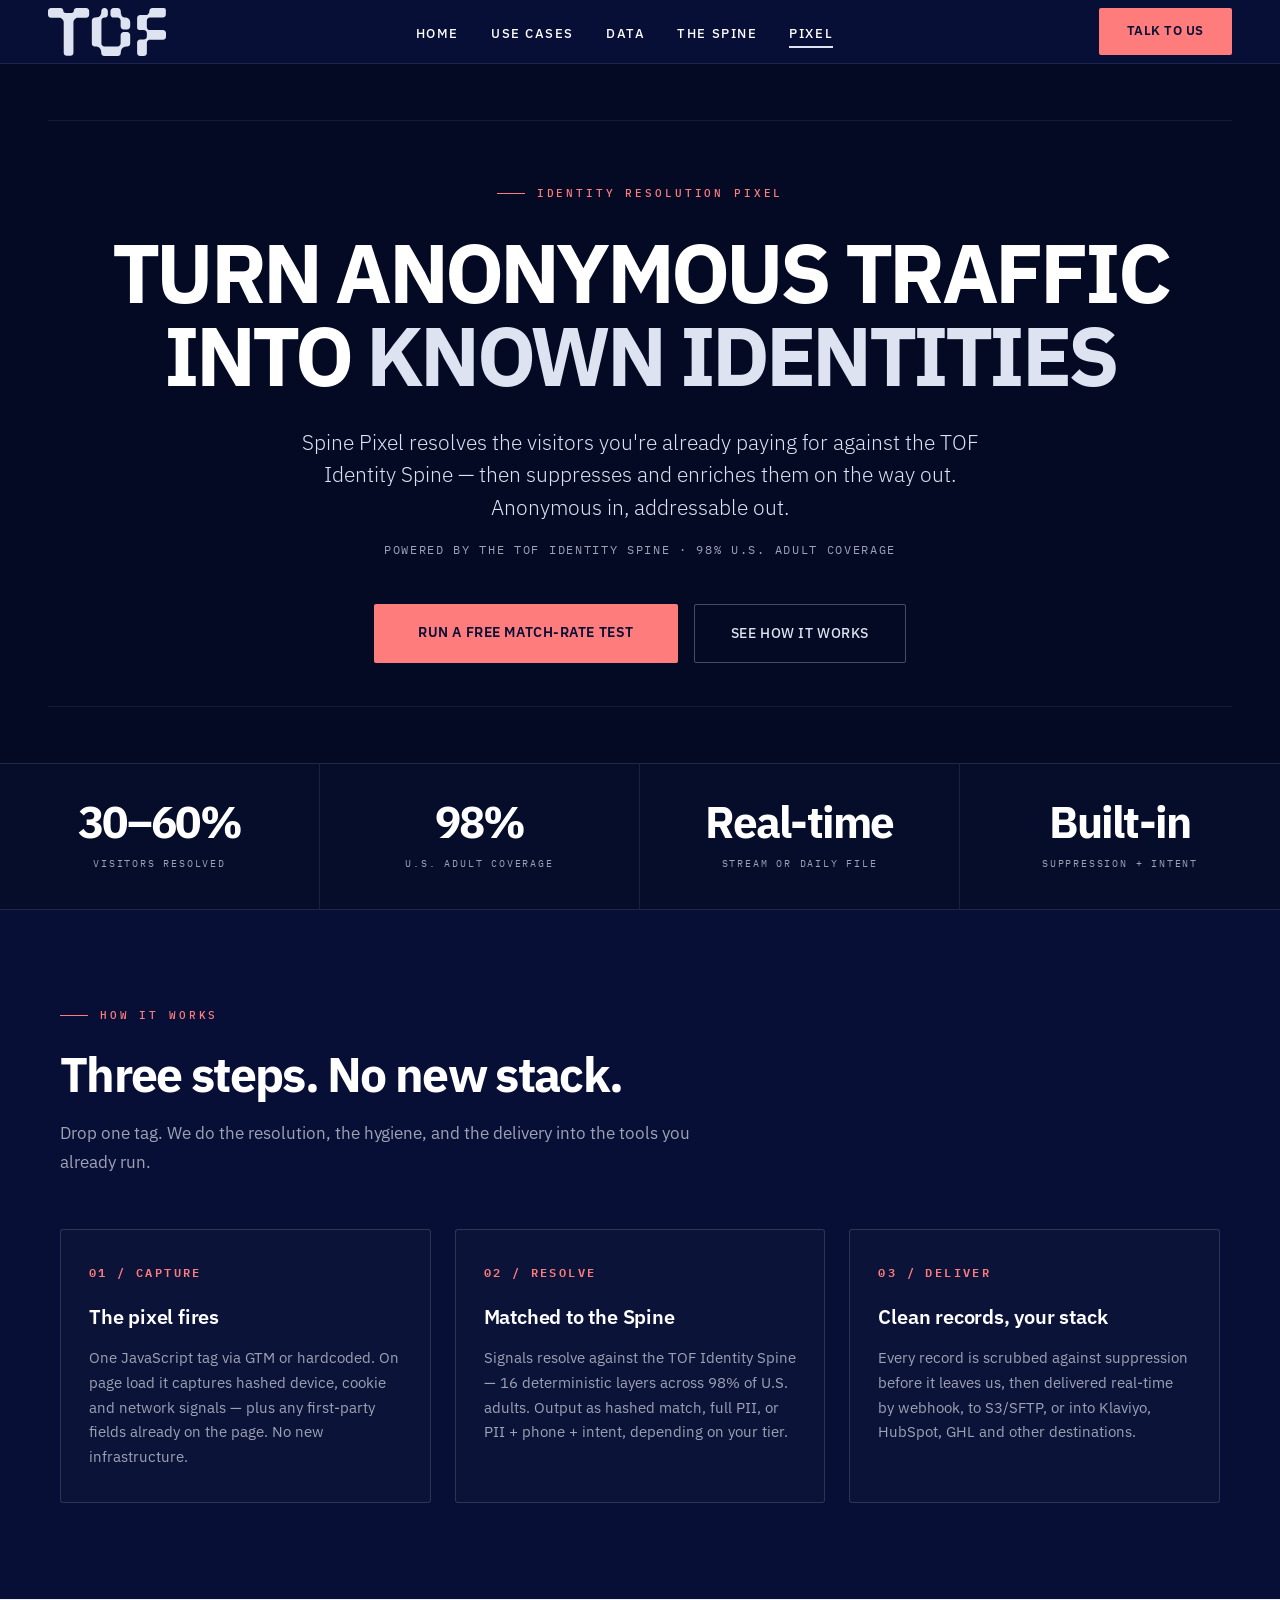
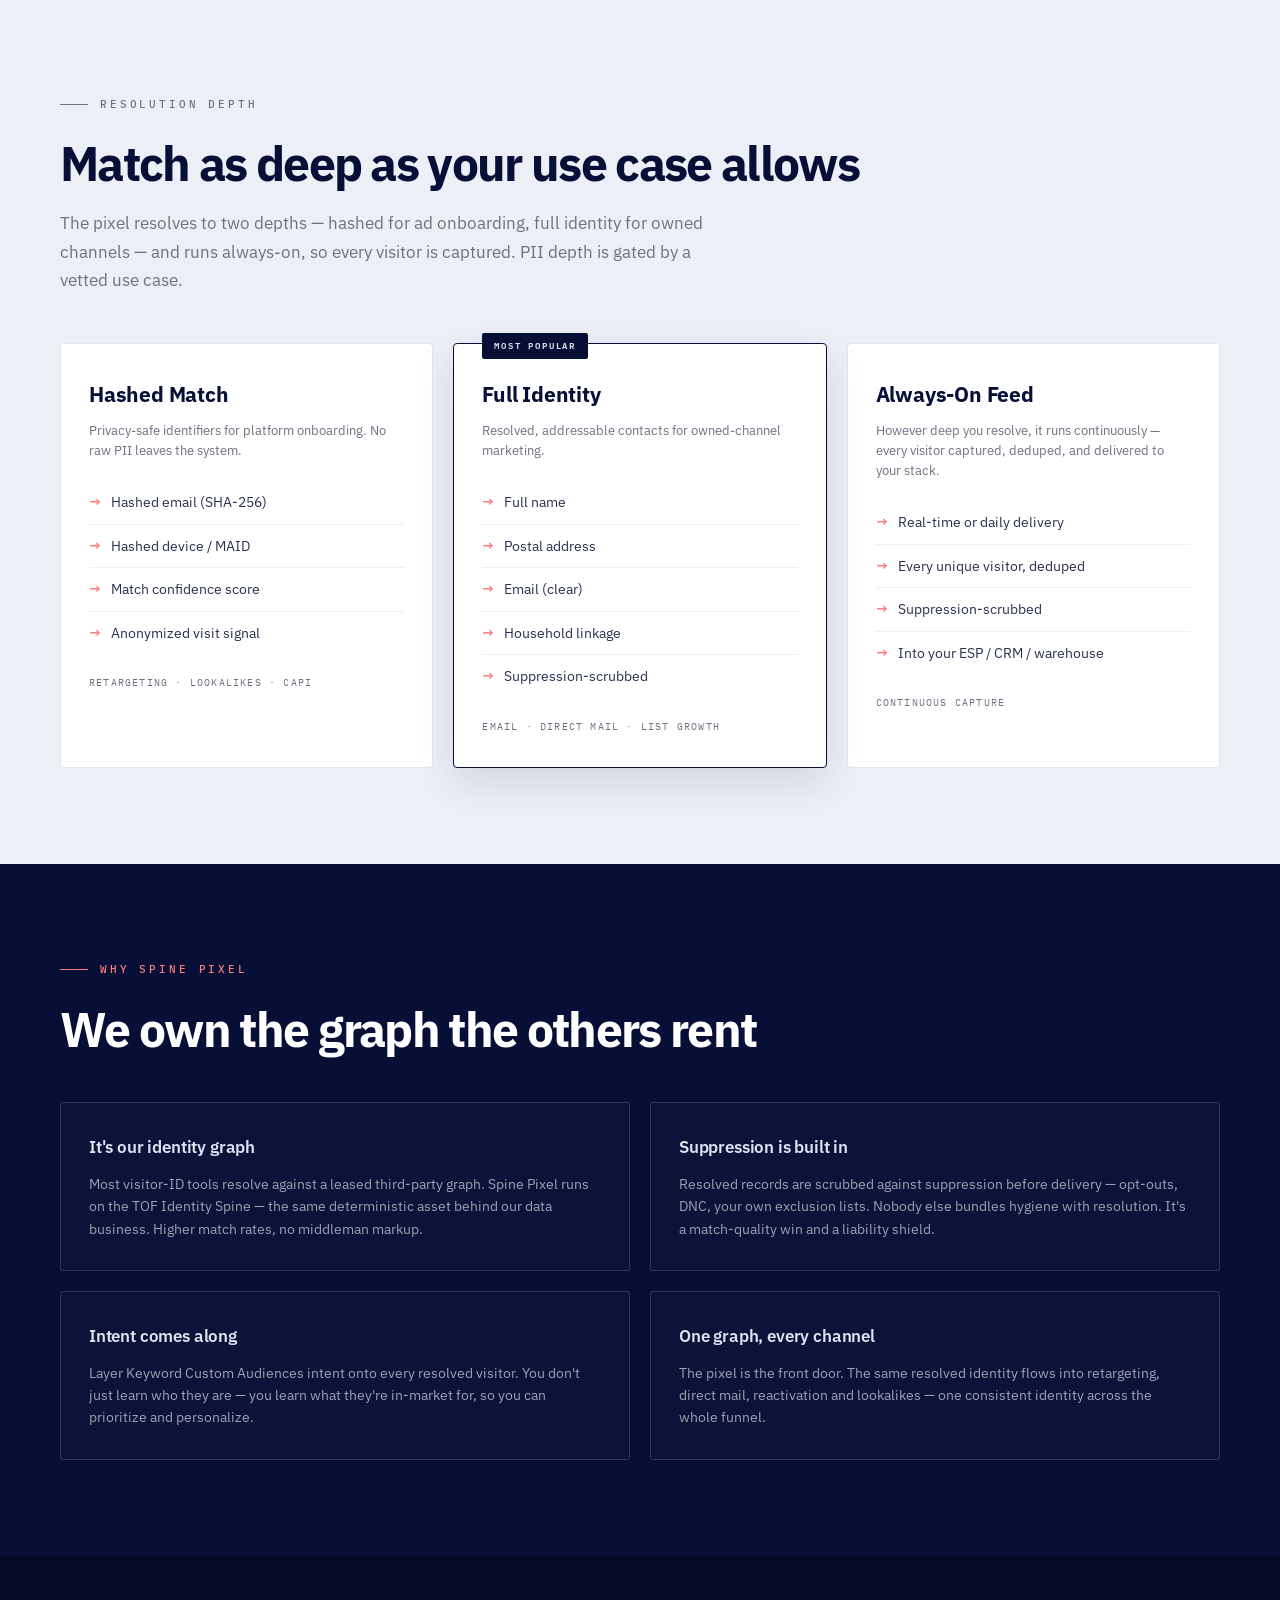
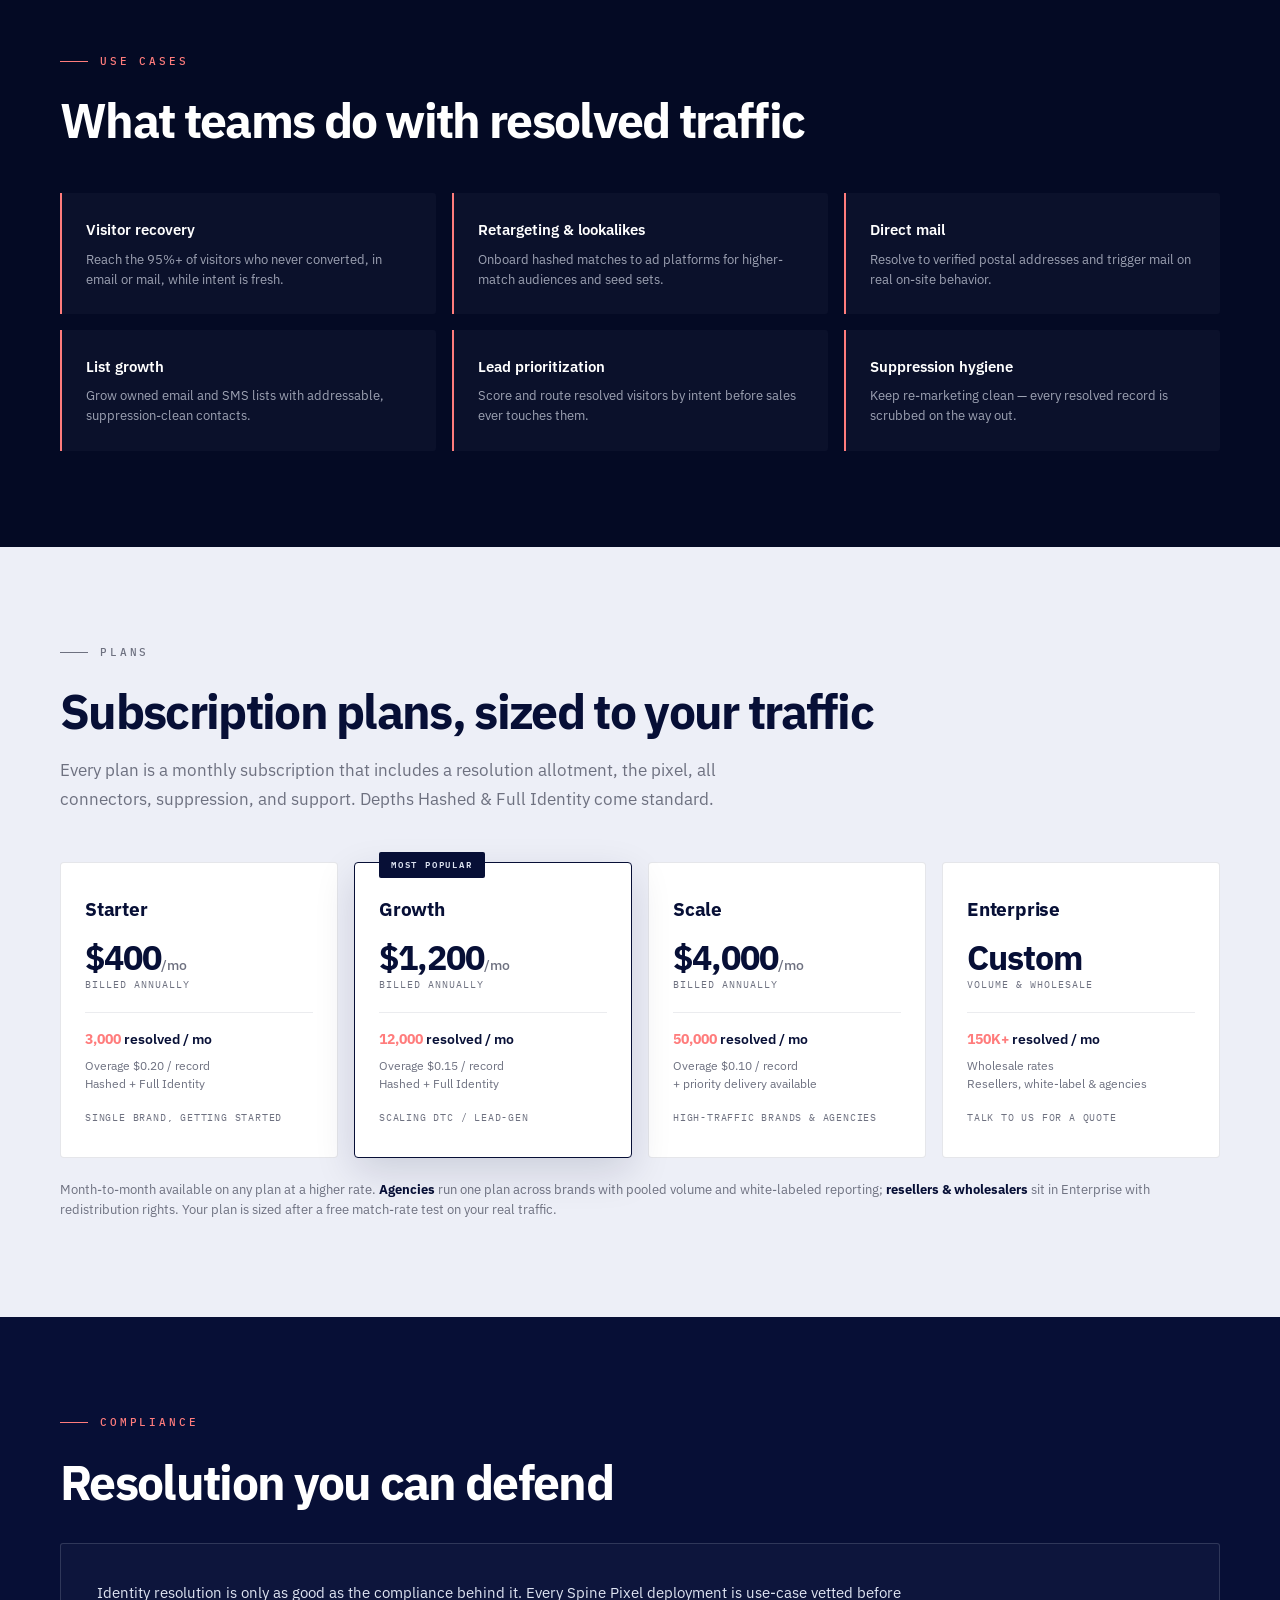
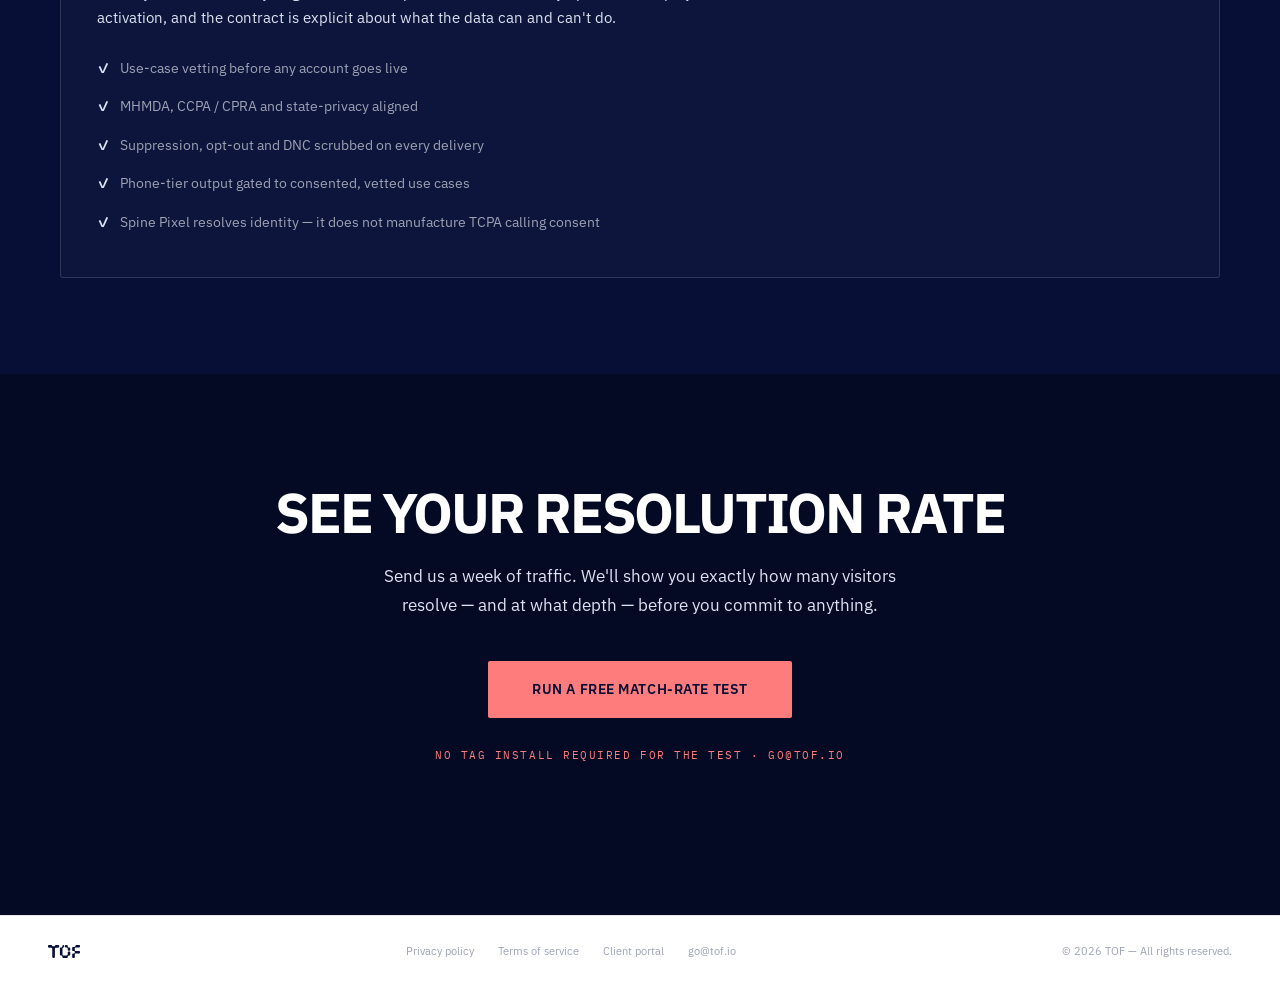
<file: pixel.html>
<!DOCTYPE html>
<html lang="en">
<head>
<meta charset="UTF-8">
<meta name="viewport" content="width=device-width, initial-scale=1.0">
<meta name="description" content="Spine Pixel resolves anonymous web traffic into known, marketable identities — matched against the TOF Identity Spine, scrubbed against suppression, and enriched with intent. Hashed, full PII, and intent-grade output.">
<meta property="og:title" content="Spine Pixel — Identity Resolution by TOF">
<meta property="og:description" content="Turn anonymous traffic into known identities. Resolved against the TOF Identity Spine, suppressed and enriched on the way out.">
<meta property="og:type" content="website">
<meta property="og:url" content="https://tof.io/pixel">
<meta property="og:image" content="https://tof.io/og-image.png">
<link rel="canonical" href="https://tof.io/pixel">
<meta name="twitter:card" content="summary_large_image">
<title>Spine Pixel — TOF</title>
<link rel="icon" type="image/png" sizes="32x32" href="favicon-32.png">
<link rel="icon" type="image/png" sizes="16x16" href="favicon-16.png">
<link rel="preconnect" href="https://fonts.googleapis.com">
<link rel="preconnect" href="https://fonts.gstatic.com" crossorigin>
<link href="https://fonts.googleapis.com/css2?family=IBM+Plex+Sans:wght@300;400;500;600;700&family=IBM+Plex+Mono:wght@400;500&display=swap" rel="stylesheet">
<style>
  :root {
    --navy: #070F36;
    --hero: #040A24;
    --cream: #FFFFFF;
    --peri: #DDE3F1;
    --coral: #FF7C7C;
    --paper: #FAFAFA;
    --graphite: #6E7180;
    --space: #9DA2B3;
    --steel: #BCBFCC;
    --cloud: #EDEFF7;
    --f: 'IBM Plex Sans', -apple-system, BlinkMacSystemFont, sans-serif;
    --mono: 'IBM Plex Mono', monospace;
  }
  *, *::before, *::after { box-sizing: border-box; margin: 0; padding: 0; }
  html { scroll-behavior: smooth; }
  body { font-family: var(--f); background: var(--navy); color: var(--cream); -webkit-font-smoothing: antialiased; font-size: 16px; line-height: 1.75; }

  /* ── NAV ── */
  nav {
    position: sticky; top: 0; z-index: 100;
    background: #070F36; height: 64px;
    display: flex; align-items: center; justify-content: space-between;
    padding: 0 48px; border-bottom: 1px solid rgba(221,227,241,.1);
  }
  .nav-logo img { height: 48px; width: auto; display: block; }
  .nav-links { display: flex; gap: 32px; list-style: none; }
  .nav-links a { font-size: 13px; color: var(--cream); text-decoration: none; letter-spacing: .12em; transition: color .2s, border-color .2s; font-weight: 500; padding-bottom: 4px; border-bottom: 2px solid transparent; text-transform: uppercase; }
  .nav-links a:hover { color: var(--coral); border-bottom-color: var(--coral); }
  .nav-links a.active { border-bottom-color: var(--peri); }
  .nav-cta { font-size: 13px; font-weight: 600; padding: 12px 28px; border-radius: 2px; background: var(--coral); color: var(--navy); text-decoration: none; transition: background .15s, color .15s; letter-spacing: .04em; margin-left: 16px; text-transform: uppercase; }
  .nav-cta:hover { background: var(--navy); color: var(--coral); }
  @media (max-width: 900px) { nav { padding: 0 20px; } .nav-links { display: none; } }

  /* ── eyebrow / headings ── */
  .eyebrow { font-family: var(--mono); font-size: 11px; letter-spacing: .26em; text-transform: uppercase; font-weight: 500; display: flex; align-items: center; gap: 12px; }
  .eyebrow::before { content: ''; display: inline-block; width: 28px; height: 1px; background: currentColor; }
  .eyebrow.center { justify-content: center; }

  .section { padding: 96px 48px; }
  .wrap { max-width: 1160px; margin: 0 auto; }
  .section-h2 { font-family: var(--f); font-size: clamp(30px, 4vw, 48px); font-weight: 700; line-height: 1.05; letter-spacing: -.035em; margin: 24px 0 20px; }
  .section-body { font-size: 17px; line-height: 1.7; color: var(--space); max-width: 680px; }

  .btn-coral { display: inline-block; font-family: var(--f); font-size: 14px; font-weight: 600; padding: 16px 44px; border-radius: 2px; background: var(--coral); color: var(--navy); text-decoration: none; transition: background .15s, color .15s; letter-spacing: .04em; text-transform: uppercase; }
  .btn-coral:hover { background: var(--cream); color: var(--navy); }
  .btn-ghost { display: inline-block; font-size: 14px; font-weight: 500; padding: 16px 36px; border: 1px solid rgba(221,227,241,.3); border-radius: 2px; color: var(--peri); text-decoration: none; letter-spacing: .04em; text-transform: uppercase; transition: border-color .2s, color .2s; }
  .btn-ghost:hover { border-color: var(--peri); color: var(--cream); }

  /* ── HERO ── */
  .hero { background: var(--hero); position: relative; overflow: hidden; padding: 120px 48px 100px; text-align: center; }
  .hero::before { content: ''; position: absolute; left: 48px; right: 48px; top: 56px; height: 1px; background: rgba(255,255,255,.07); }
  .hero::after { content: ''; position: absolute; left: 48px; right: 48px; bottom: 56px; height: 1px; background: rgba(255,255,255,.07); }
  .hero .eyebrow { color: var(--coral); justify-content: center; margin-bottom: 28px; }
  .hero h1 { font-size: clamp(40px, 6.5vw, 84px); font-weight: 700; line-height: 1.0; letter-spacing: -.045em; text-transform: uppercase; margin-bottom: 28px; }
  .hero h1 .accent { color: var(--peri); }
  .hero p.lead { font-size: clamp(17px, 2vw, 21px); color: var(--peri); max-width: 720px; margin: 0 auto 16px; line-height: 1.55; font-weight: 300; }
  .hero p.sub { font-family: var(--mono); font-size: 12px; letter-spacing: .14em; text-transform: uppercase; color: var(--space); margin-bottom: 44px; }
  .hero-cta { display: flex; gap: 16px; justify-content: center; flex-wrap: wrap; }

  /* metric strip */
  .metrics { display: grid; grid-template-columns: repeat(4, 1fr); gap: 0; border-top: 1px solid rgba(221,227,241,.12); border-bottom: 1px solid rgba(221,227,241,.12); background: #050D2A; }
  .metric { padding: 36px 24px; text-align: center; border-right: 1px solid rgba(221,227,241,.1); }
  .metric:last-child { border-right: none; }
  .metric .num { font-size: clamp(30px, 3.4vw, 46px); font-weight: 700; letter-spacing: -.04em; color: var(--cream); line-height: 1; }
  .metric .lbl { font-family: var(--mono); font-size: 10px; letter-spacing: .18em; text-transform: uppercase; color: var(--space); margin-top: 12px; }
  @media (max-width: 760px) { .metrics { grid-template-columns: repeat(2, 1fr); } .metric:nth-child(2) { border-right: none; } }

  /* ── HOW IT WORKS ── */
  .how { background: var(--navy); }
  .how .eyebrow { color: var(--coral); }
  .steps { display: grid; grid-template-columns: repeat(3, 1fr); gap: 24px; margin-top: 52px; }
  .step { border: 1px solid rgba(221,227,241,.16); border-radius: 3px; padding: 32px 28px; background: rgba(221,227,241,.02); }
  .step .n { font-family: var(--mono); font-size: 12px; font-weight: 600; letter-spacing: .2em; color: var(--coral); }
  .step h3 { font-size: 20px; font-weight: 600; margin: 16px 0 12px; letter-spacing: -.01em; }
  .step p { font-size: 15px; color: var(--space); line-height: 1.65; }
  @media (max-width: 820px) { .steps { grid-template-columns: 1fr; } }

  /* ── DEPTH LADDER ── */
  .depth { background: var(--cloud); color: var(--navy); }
  .depth .eyebrow { color: var(--graphite); }
  .depth .section-h2 { color: var(--navy); }
  .depth .section-body { color: var(--graphite); }
  .tiers { display: grid; grid-template-columns: repeat(3, 1fr); gap: 20px; margin-top: 48px; }
  .tier { background: var(--cream); border: 1px solid rgba(7,15,54,.1); border-radius: 4px; padding: 32px 28px; display: flex; flex-direction: column; }
  .tier.featured { border: 1.5px solid var(--navy); box-shadow: 0 14px 40px rgba(7,15,54,.12); position: relative; }
  .tier .tier-tag { position: absolute; top: -11px; left: 28px; font-family: var(--mono); font-size: 9px; font-weight: 600; letter-spacing: .2em; text-transform: uppercase; background: var(--navy); color: var(--peri); padding: 5px 12px; border-radius: 2px; }
  .tier h3 { font-size: 21px; font-weight: 700; letter-spacing: -.01em; }
  .tier .desc { font-size: 13px; color: var(--graphite); margin: 8px 0 20px; line-height: 1.55; }
  .tier ul { list-style: none; }
  .tier li { font-size: 14px; padding: 9px 0; border-top: 1px solid rgba(7,15,54,.07); display: flex; gap: 10px; color: #2a3050; }
  .tier li::before { content: '→'; color: var(--coral); font-weight: 600; }
  .tier li:first-child { border-top: none; }
  .tier .use { margin-top: 20px; font-family: var(--mono); font-size: 10px; letter-spacing: .12em; text-transform: uppercase; color: var(--graphite); }
  @media (max-width: 820px) { .tiers { grid-template-columns: 1fr; } }

  /* ── WHY TOF (zigzag) ── */
  .why { background: var(--navy); }
  .why .eyebrow { color: var(--coral); }
  .why-grid { display: grid; grid-template-columns: repeat(2, 1fr); gap: 20px; margin-top: 48px; }
  .why-card { border: 1px solid rgba(221,227,241,.16); border-radius: 3px; padding: 30px 28px; background: rgba(221,227,241,.02); }
  .why-card h3 { font-size: 17px; font-weight: 600; margin-bottom: 10px; color: var(--peri); letter-spacing: -.01em; }
  .why-card p { font-size: 14px; color: var(--space); line-height: 1.6; }
  @media (max-width: 760px) { .why-grid { grid-template-columns: 1fr; } }

  /* ── USE CASES ── */
  .uc { background: var(--hero); }
  .uc .eyebrow { color: var(--coral); }
  .uc-grid { display: grid; grid-template-columns: repeat(3, 1fr); gap: 16px; margin-top: 48px; }
  .uc-item { padding: 24px; border-left: 2px solid var(--coral); background: rgba(221,227,241,.03); border-radius: 0 3px 3px 0; }
  .uc-item h4 { font-size: 15px; font-weight: 600; margin-bottom: 6px; }
  .uc-item p { font-size: 13px; color: var(--space); line-height: 1.55; }
  @media (max-width: 820px) { .uc-grid { grid-template-columns: 1fr; } }

  /* ── PRICING ── */
  .pricing { background: var(--cloud); color: var(--navy); }
  .pricing .eyebrow { color: var(--graphite); }
  .pricing .section-h2 { color: var(--navy); }
  .pricing .section-body { color: var(--graphite); }
  .plans { display: grid; grid-template-columns: repeat(4, 1fr); gap: 16px; margin-top: 48px; align-items: stretch; }
  .plan { background: var(--cream); border: 1px solid rgba(7,15,54,.1); border-radius: 4px; padding: 30px 24px; display: flex; flex-direction: column; }
  .plan.featured { border: 1.5px solid var(--navy); box-shadow: 0 14px 40px rgba(7,15,54,.14); position: relative; }
  .plan .plan-tag { position: absolute; top: -11px; left: 24px; font-family: var(--mono); font-size: 9px; font-weight: 600; letter-spacing: .2em; text-transform: uppercase; background: var(--navy); color: var(--peri); padding: 5px 12px; border-radius: 2px; }
  .plan h3 { font-size: 19px; font-weight: 700; letter-spacing: -.01em; }
  .plan .price { font-size: 34px; font-weight: 700; letter-spacing: -.03em; margin: 14px 0 2px; line-height: 1; }
  .plan .price span { font-size: 14px; font-weight: 500; color: var(--graphite); letter-spacing: 0; }
  .plan .per { font-family: var(--mono); font-size: 10px; letter-spacing: .1em; text-transform: uppercase; color: var(--graphite); margin-bottom: 18px; }
  .plan .incl { font-size: 14px; font-weight: 600; color: var(--navy); padding: 14px 0 6px; border-top: 1px solid rgba(7,15,54,.08); }
  .plan .incl b { color: var(--coral); }
  .plan .meta { font-size: 12px; color: var(--graphite); line-height: 1.5; }
  .plan .best { margin-top: auto; padding-top: 16px; font-family: var(--mono); font-size: 10px; letter-spacing: .08em; text-transform: uppercase; color: var(--graphite); }
  .addon-note { margin-top: 28px; background: var(--cream); border: 1px solid rgba(7,15,54,.1); border-radius: 4px; padding: 20px 24px; display: flex; gap: 16px; align-items: baseline; flex-wrap: wrap; }
  .addon-note .lbl { font-family: var(--mono); font-size: 10px; font-weight: 600; letter-spacing: .16em; text-transform: uppercase; color: var(--coral); }
  .addon-note p { font-size: 13px; color: var(--graphite); flex: 1; min-width: 260px; }
  .addon-note strong { color: var(--navy); }
  .pnote { margin-top: 22px; font-size: 13px; color: var(--graphite); line-height: 1.6; }
  .pnote strong { color: var(--navy); }
  @media (max-width: 900px) { .plans { grid-template-columns: repeat(2, 1fr); } }
  @media (max-width: 560px) { .plans { grid-template-columns: 1fr; } }

  /* ── COMPLIANCE ── */
  .comp { background: var(--navy); }
  .comp .eyebrow { color: var(--coral); }
  .comp-box { margin-top: 36px; border: 1px solid rgba(221,227,241,.16); border-radius: 3px; padding: 36px; background: rgba(221,227,241,.03); }
  .comp-box p { font-size: 15px; color: var(--peri); line-height: 1.7; max-width: 820px; }
  .comp-box ul { margin: 18px 0 0; padding-left: 0; list-style: none; }
  .comp-box li { font-size: 14px; color: var(--space); padding: 7px 0; display: flex; gap: 10px; }
  .comp-box li::before { content: '✓'; color: var(--peri); font-weight: 600; }

  /* ── CTA ── */
  .cta { background: var(--hero); text-align: center; padding: 110px 48px; position: relative; }
  .cta h2 { font-size: clamp(30px, 4.5vw, 56px); font-weight: 700; letter-spacing: -.04em; text-transform: uppercase; line-height: 1.02; margin-bottom: 20px; }
  .cta p { font-size: 17px; color: var(--peri); max-width: 560px; margin: 0 auto 40px; }
  .cta .offer { font-family: var(--mono); font-size: 11px; letter-spacing: .14em; text-transform: uppercase; color: var(--coral); margin-top: 28px; }

  /* ── FOOTER ── */
  footer { padding: 22px 48px; background: #FFFFFF; display: flex; justify-content: space-between; align-items: center; border-top: 1px solid rgba(7,15,54,.08); flex-wrap: wrap; gap: 16px; }
  .footer-logo img { height: 13px; width: auto; }
  .footer-links { display: flex; gap: 24px; }
  .footer-links a { font-size: 11px; color: #9DA2B3; text-decoration: none; transition: color .2s; }
  .footer-links a:hover { color: #6E7180; }
  .footer-right { font-size: 11px; color: #9DA2B3; }

  /* ── PRINT (one-pager export) ── */
  @media print {
    @page { margin: 14mm; }
    body { background: #fff; color: var(--navy); font-size: 11px; }
    nav, .hero-cta, .cta .btn-coral, .cta .btn-ghost { display: none !important; }
    .section, .hero, .cta { padding: 22px 0 !important; }
    .hero, .uc, .comp, .why, .how { background: #fff !important; color: var(--navy) !important; }
    .hero h1, .cta h2 { color: var(--navy) !important; }
    .hero .eyebrow, .how .eyebrow, .why .eyebrow, .uc .eyebrow, .comp .eyebrow { color: var(--graphite) !important; }
    .hero p.lead, .comp-box p, .why-card h3 { color: var(--navy) !important; }
    .step, .why-card, .uc-item, .comp-box, .tier { border-color: rgba(7,15,54,.18) !important; background: #fff !important; break-inside: avoid; }
    .step p, .why-card p, .uc-item p, .comp-box li, .section-body, .step .n, .why .section-h2, .how .section-h2 { color: var(--graphite) !important; }
    .why .section-h2, .how .section-h2 { color: var(--navy) !important; }
    .hero::before, .hero::after { display: none; }
    .metrics { background: #fff !important; }
    .metric .num { color: var(--navy) !important; }
  }
</style>
</head>
<body>

<nav>
  <a href="/" class="nav-logo" aria-label="TOF"><img src="tof-logo-02.svg" height="48" alt="TOF"></a>
  <ul class="nav-links">
    <li><a href="/">Home</a></li>
    <li><a href="/use-cases">Use Cases</a></li>
    <li><a href="/data">Data</a></li>
    <li><a href="/the-spine">The Spine</a></li>
    <li><a href="/pixel" class="active">Pixel</a></li>
  </ul>
  <a href="mailto:go@tof.io?subject=Spine%20Pixel%20%E2%80%94%20match-rate%20test" class="nav-cta">Talk to us</a>
</nav>

<!-- HERO -->
<header class="hero">
  <div class="eyebrow">Identity Resolution Pixel</div>
  <h1>Turn anonymous traffic<br>into <span class="accent">known identities</span></h1>
  <p class="lead">Spine Pixel resolves the visitors you're already paying for against the TOF Identity Spine — then suppresses and enriches them on the way out. Anonymous in, addressable out.</p>
  <p class="sub">Powered by the TOF Identity Spine · 98% U.S. adult coverage</p>
  <div class="hero-cta">
    <a href="mailto:go@tof.io?subject=Spine%20Pixel%20%E2%80%94%20match-rate%20test" class="btn-coral">Run a free match-rate test</a>
    <a href="#how" class="btn-ghost">See how it works</a>
  </div>
</header>

<!-- METRICS -->
<div class="metrics">
  <div class="metric"><div class="num">30–60%</div><div class="lbl">Visitors resolved</div></div>
  <div class="metric"><div class="num">98%</div><div class="lbl">U.S. adult coverage</div></div>
  <div class="metric"><div class="num">Real-time</div><div class="lbl">Stream or daily file</div></div>
  <div class="metric"><div class="num">Built-in</div><div class="lbl">Suppression + intent</div></div>
</div>

<!-- HOW IT WORKS -->
<section class="section how" id="how">
  <div class="wrap">
    <div class="eyebrow">How it works</div>
    <h2 class="section-h2">Three steps. No new stack.</h2>
    <p class="section-body">Drop one tag. We do the resolution, the hygiene, and the delivery into the tools you already run.</p>
    <div class="steps">
      <div class="step">
        <div class="n">01 / CAPTURE</div>
        <h3>The pixel fires</h3>
        <p>One JavaScript tag via GTM or hardcoded. On page load it captures hashed device, cookie and network signals — plus any first-party fields already on the page. No new infrastructure.</p>
      </div>
      <div class="step">
        <div class="n">02 / RESOLVE</div>
        <h3>Matched to the Spine</h3>
        <p>Signals resolve against the TOF Identity Spine — 16 deterministic layers across 98% of U.S. adults. Output as hashed match, full PII, or PII + phone + intent, depending on your tier.</p>
      </div>
      <div class="step">
        <div class="n">03 / DELIVER</div>
        <h3>Clean records, your stack</h3>
        <p>Every record is scrubbed against suppression before it leaves us, then delivered real-time by webhook, to S3/SFTP, or into Klaviyo, HubSpot, GHL and other destinations.</p>
      </div>
    </div>
  </div>
</section>

<!-- DEPTH LADDER -->
<section class="section depth">
  <div class="wrap">
    <div class="eyebrow">Resolution depth</div>
    <h2 class="section-h2">Match as deep as your use case allows</h2>
    <p class="section-body">The pixel resolves to two depths — hashed for ad onboarding, full identity for owned channels — and runs always-on, so every visitor is captured. PII depth is gated by a vetted use case.</p>
    <div class="tiers">
      <div class="tier">
        <h3>Hashed Match</h3>
        <p class="desc">Privacy-safe identifiers for platform onboarding. No raw PII leaves the system.</p>
        <ul>
          <li>Hashed email (SHA-256)</li>
          <li>Hashed device / MAID</li>
          <li>Match confidence score</li>
          <li>Anonymized visit signal</li>
        </ul>
        <div class="use">Retargeting · Lookalikes · CAPI</div>
      </div>
      <div class="tier featured">
        <span class="tier-tag">Most popular</span>
        <h3>Full Identity</h3>
        <p class="desc">Resolved, addressable contacts for owned-channel marketing.</p>
        <ul>
          <li>Full name</li>
          <li>Postal address</li>
          <li>Email (clear)</li>
          <li>Household linkage</li>
          <li>Suppression-scrubbed</li>
        </ul>
        <div class="use">Email · Direct mail · List growth</div>
      </div>
      <div class="tier">
        <h3>Always-On Feed</h3>
        <p class="desc">However deep you resolve, it runs continuously — every visitor captured, deduped, and delivered to your stack.</p>
        <ul>
          <li>Real-time or daily delivery</li>
          <li>Every unique visitor, deduped</li>
          <li>Suppression-scrubbed</li>
          <li>Into your ESP / CRM / warehouse</li>
        </ul>
        <div class="use">Continuous capture</div>
      </div>
    </div>
  </div>
</section>

<!-- WHY TOF -->
<section class="section why">
  <div class="wrap">
    <div class="eyebrow">Why Spine Pixel</div>
    <h2 class="section-h2">We own the graph the others rent</h2>
    <div class="why-grid">
      <div class="why-card"><h3>It's our identity graph</h3><p>Most visitor-ID tools resolve against a leased third-party graph. Spine Pixel runs on the TOF Identity Spine — the same deterministic asset behind our data business. Higher match rates, no middleman markup.</p></div>
      <div class="why-card"><h3>Suppression is built in</h3><p>Resolved records are scrubbed against suppression before delivery — opt-outs, DNC, your own exclusion lists. Nobody else bundles hygiene with resolution. It's a match-quality win and a liability shield.</p></div>
      <div class="why-card"><h3>Intent comes along</h3><p>Layer Keyword Custom Audiences intent onto every resolved visitor. You don't just learn who they are — you learn what they're in-market for, so you can prioritize and personalize.</p></div>
      <div class="why-card"><h3>One graph, every channel</h3><p>The pixel is the front door. The same resolved identity flows into retargeting, direct mail, reactivation and lookalikes — one consistent identity across the whole funnel.</p></div>
    </div>
  </div>
</section>

<!-- USE CASES -->
<section class="section uc">
  <div class="wrap">
    <div class="eyebrow">Use cases</div>
    <h2 class="section-h2">What teams do with resolved traffic</h2>
    <div class="uc-grid">
      <div class="uc-item"><h4>Visitor recovery</h4><p>Reach the 95%+ of visitors who never converted, in email or mail, while intent is fresh.</p></div>
      <div class="uc-item"><h4>Retargeting & lookalikes</h4><p>Onboard hashed matches to ad platforms for higher-match audiences and seed sets.</p></div>
      <div class="uc-item"><h4>Direct mail</h4><p>Resolve to verified postal addresses and trigger mail on real on-site behavior.</p></div>
      <div class="uc-item"><h4>List growth</h4><p>Grow owned email and SMS lists with addressable, suppression-clean contacts.</p></div>
      <div class="uc-item"><h4>Lead prioritization</h4><p>Score and route resolved visitors by intent before sales ever touches them.</p></div>
      <div class="uc-item"><h4>Suppression hygiene</h4><p>Keep re-marketing clean — every resolved record is scrubbed on the way out.</p></div>
    </div>
  </div>
</section>

<!-- PRICING -->
<section class="section pricing" id="pricing">
  <div class="wrap">
    <div class="eyebrow">Plans</div>
    <h2 class="section-h2">Subscription plans, sized to your traffic</h2>
    <p class="section-body">Every plan is a monthly subscription that includes a resolution allotment, the pixel, all connectors, suppression, and support. Depths Hashed &amp; Full Identity come standard.</p>
    <div class="plans">
      <div class="plan">
        <h3>Starter</h3>
        <div class="price">$400<span>/mo</span></div>
        <div class="per">billed annually</div>
        <div class="incl"><b>3,000</b> resolved / mo</div>
        <div class="meta">Overage $0.20 / record<br>Hashed + Full Identity</div>
        <div class="best">Single brand, getting started</div>
      </div>
      <div class="plan featured">
        <span class="plan-tag">Most popular</span>
        <h3>Growth</h3>
        <div class="price">$1,200<span>/mo</span></div>
        <div class="per">billed annually</div>
        <div class="incl"><b>12,000</b> resolved / mo</div>
        <div class="meta">Overage $0.15 / record<br>Hashed + Full Identity</div>
        <div class="best">Scaling DTC / lead-gen</div>
      </div>
      <div class="plan">
        <h3>Scale</h3>
        <div class="price">$4,000<span>/mo</span></div>
        <div class="per">billed annually</div>
        <div class="incl"><b>50,000</b> resolved / mo</div>
        <div class="meta">Overage $0.10 / record<br>+ priority delivery available</div>
        <div class="best">High-traffic brands &amp; agencies</div>
      </div>
      <div class="plan">
        <h3>Enterprise</h3>
        <div class="price">Custom</div>
        <div class="per">volume &amp; wholesale</div>
        <div class="incl"><b>150K+</b> resolved / mo</div>
        <div class="meta">Wholesale rates<br>Resellers, white-label &amp; agencies</div>
        <div class="best">Talk to us for a quote</div>
      </div>
    </div>
    <p class="pnote">Month-to-month available on any plan at a higher rate. <strong>Agencies</strong> run one plan across brands with pooled volume and white-labeled reporting; <strong>resellers &amp; wholesalers</strong> sit in Enterprise with redistribution rights. Your plan is sized after a free match-rate test on your real traffic.</p>
  </div>
</section>

<!-- COMPLIANCE -->
<section class="section comp">
  <div class="wrap">
    <div class="eyebrow">Compliance</div>
    <h2 class="section-h2">Resolution you can defend</h2>
    <div class="comp-box">
      <p>Identity resolution is only as good as the compliance behind it. Every Spine Pixel deployment is use-case vetted before activation, and the contract is explicit about what the data can and can't do.</p>
      <ul>
        <li>Use-case vetting before any account goes live</li>
        <li>MHMDA, CCPA / CPRA and state-privacy aligned</li>
        <li>Suppression, opt-out and DNC scrubbed on every delivery</li>
        <li>Phone-tier output gated to consented, vetted use cases</li>
        <li>Spine Pixel resolves identity — it does not manufacture TCPA calling consent</li>
      </ul>
    </div>
  </div>
</section>

<!-- CTA -->
<section class="cta">
  <h2>See your resolution rate</h2>
  <p>Send us a week of traffic. We'll show you exactly how many visitors resolve — and at what depth — before you commit to anything.</p>
  <div class="hero-cta">
    <a href="mailto:go@tof.io?subject=Spine%20Pixel%20%E2%80%94%20match-rate%20test" class="btn-coral">Run a free match-rate test</a>
  </div>
  <p class="offer">No tag install required for the test · go@tof.io</p>
</section>

<footer>
  <a href="/" class="footer-logo" aria-label="TOF"><img src="tof-logo-01.svg" height="13" alt="TOF"></a>
  <div class="footer-links">
    <a href="/privacy">Privacy policy</a>
    <a href="/terms">Terms of service</a>
    <a href="https://my.tof.io" target="_blank">Client portal</a>
    <a href="mailto:go@tof.io">go@tof.io</a>
  </div>
  <span class="footer-right">© 2026 TOF — All rights reserved.</span>
</footer>

</body>
</html>
</file>
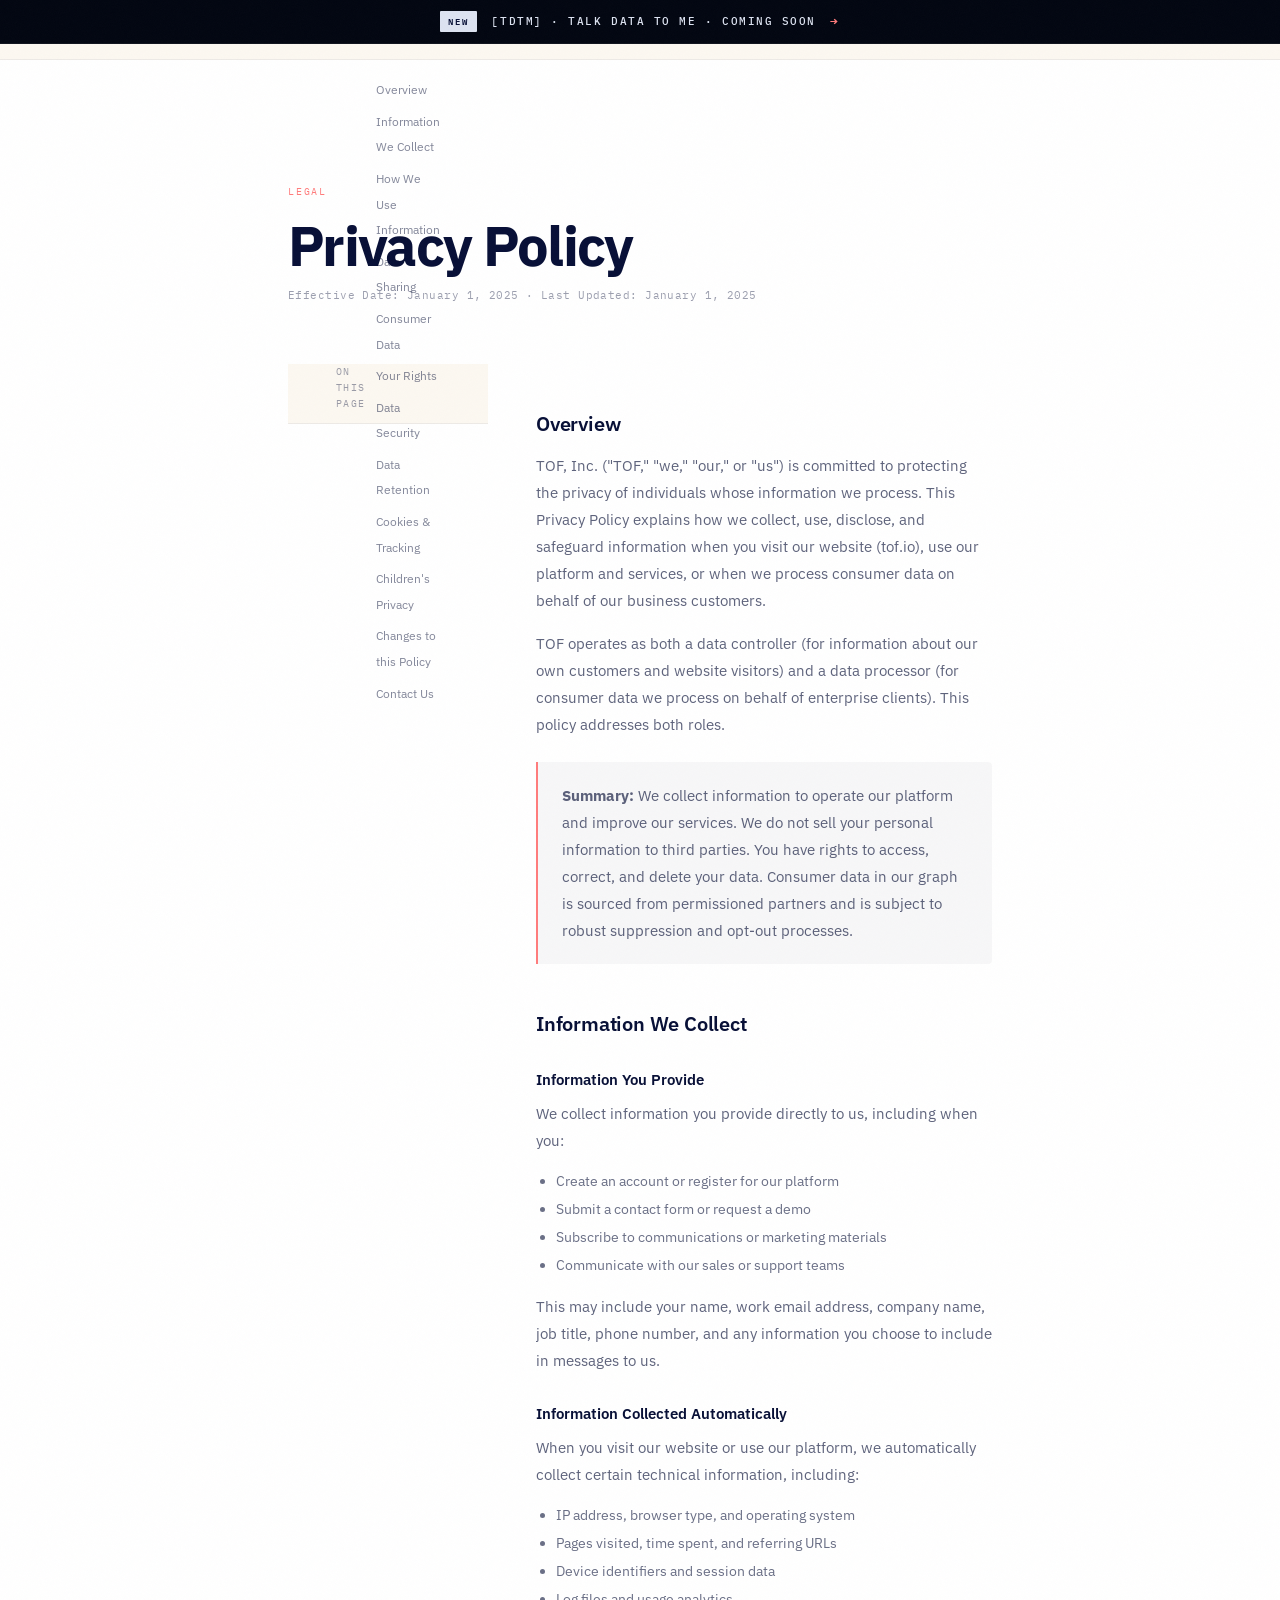
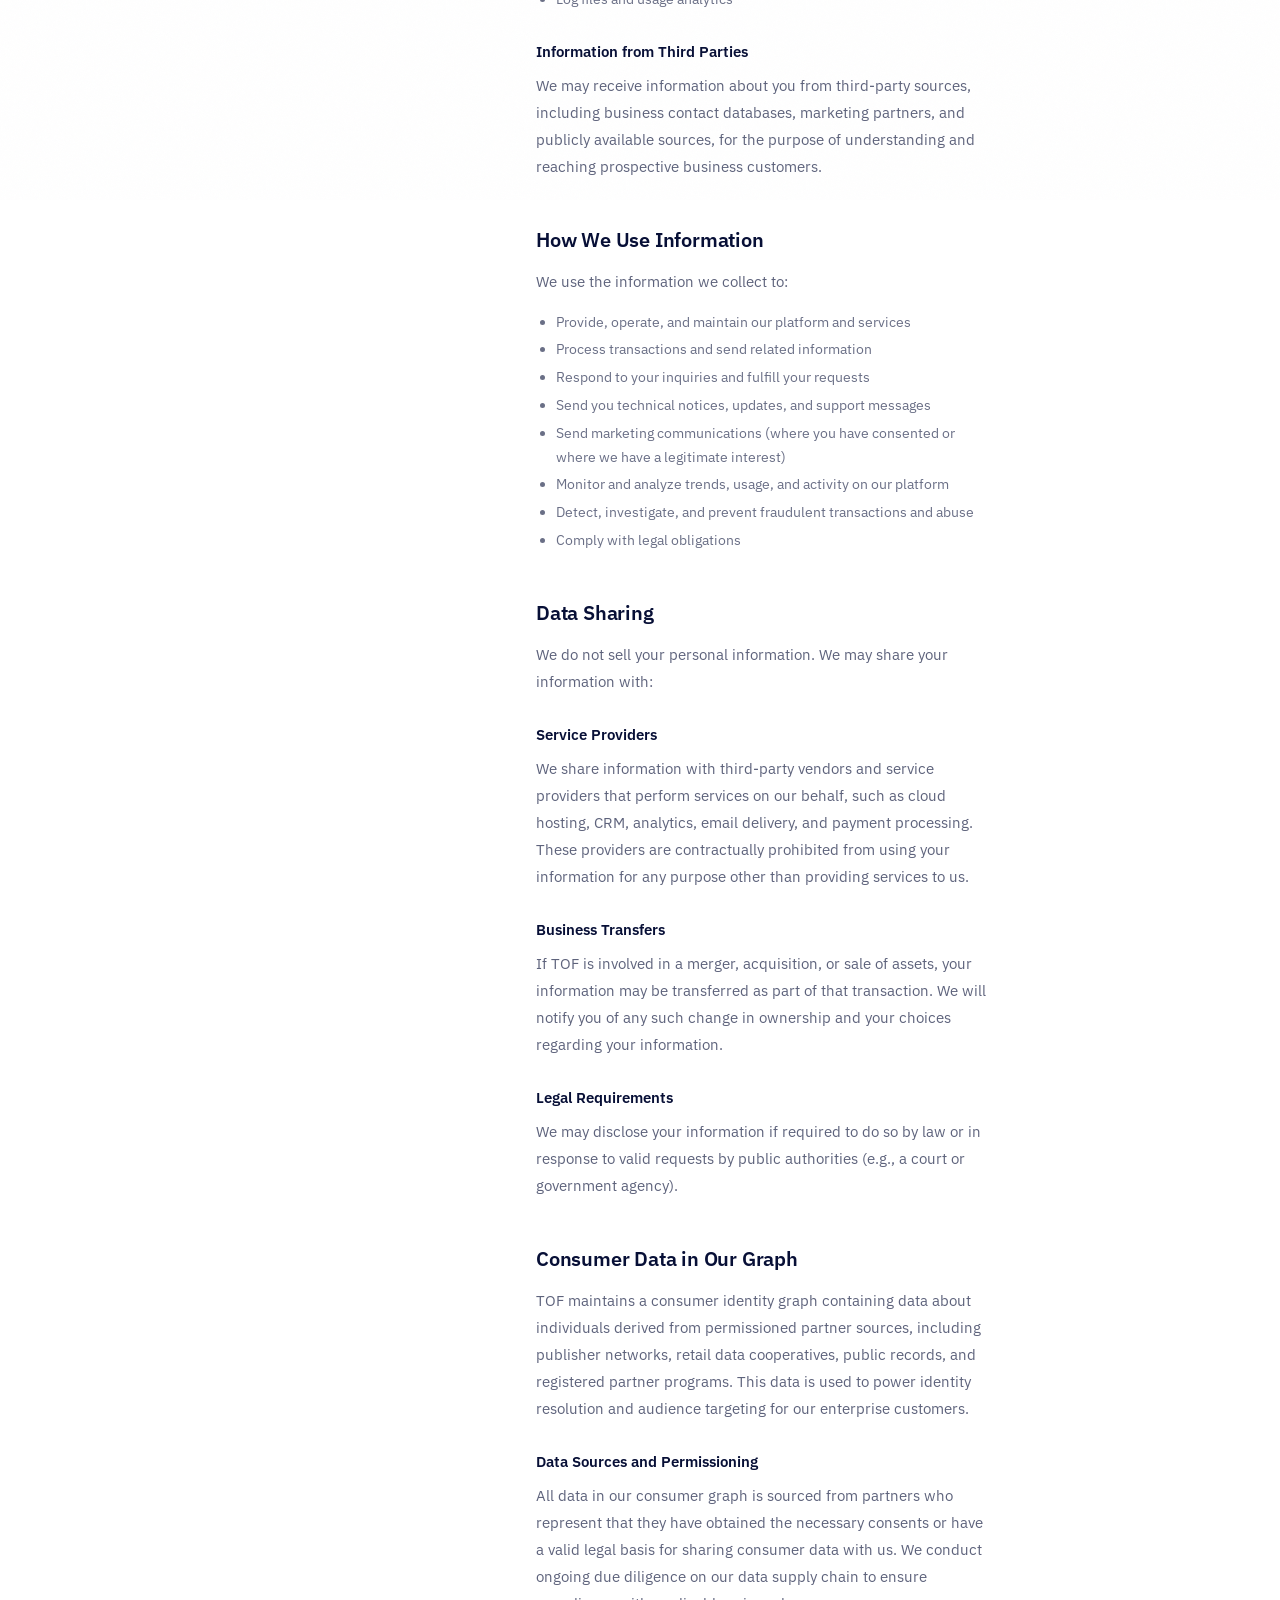
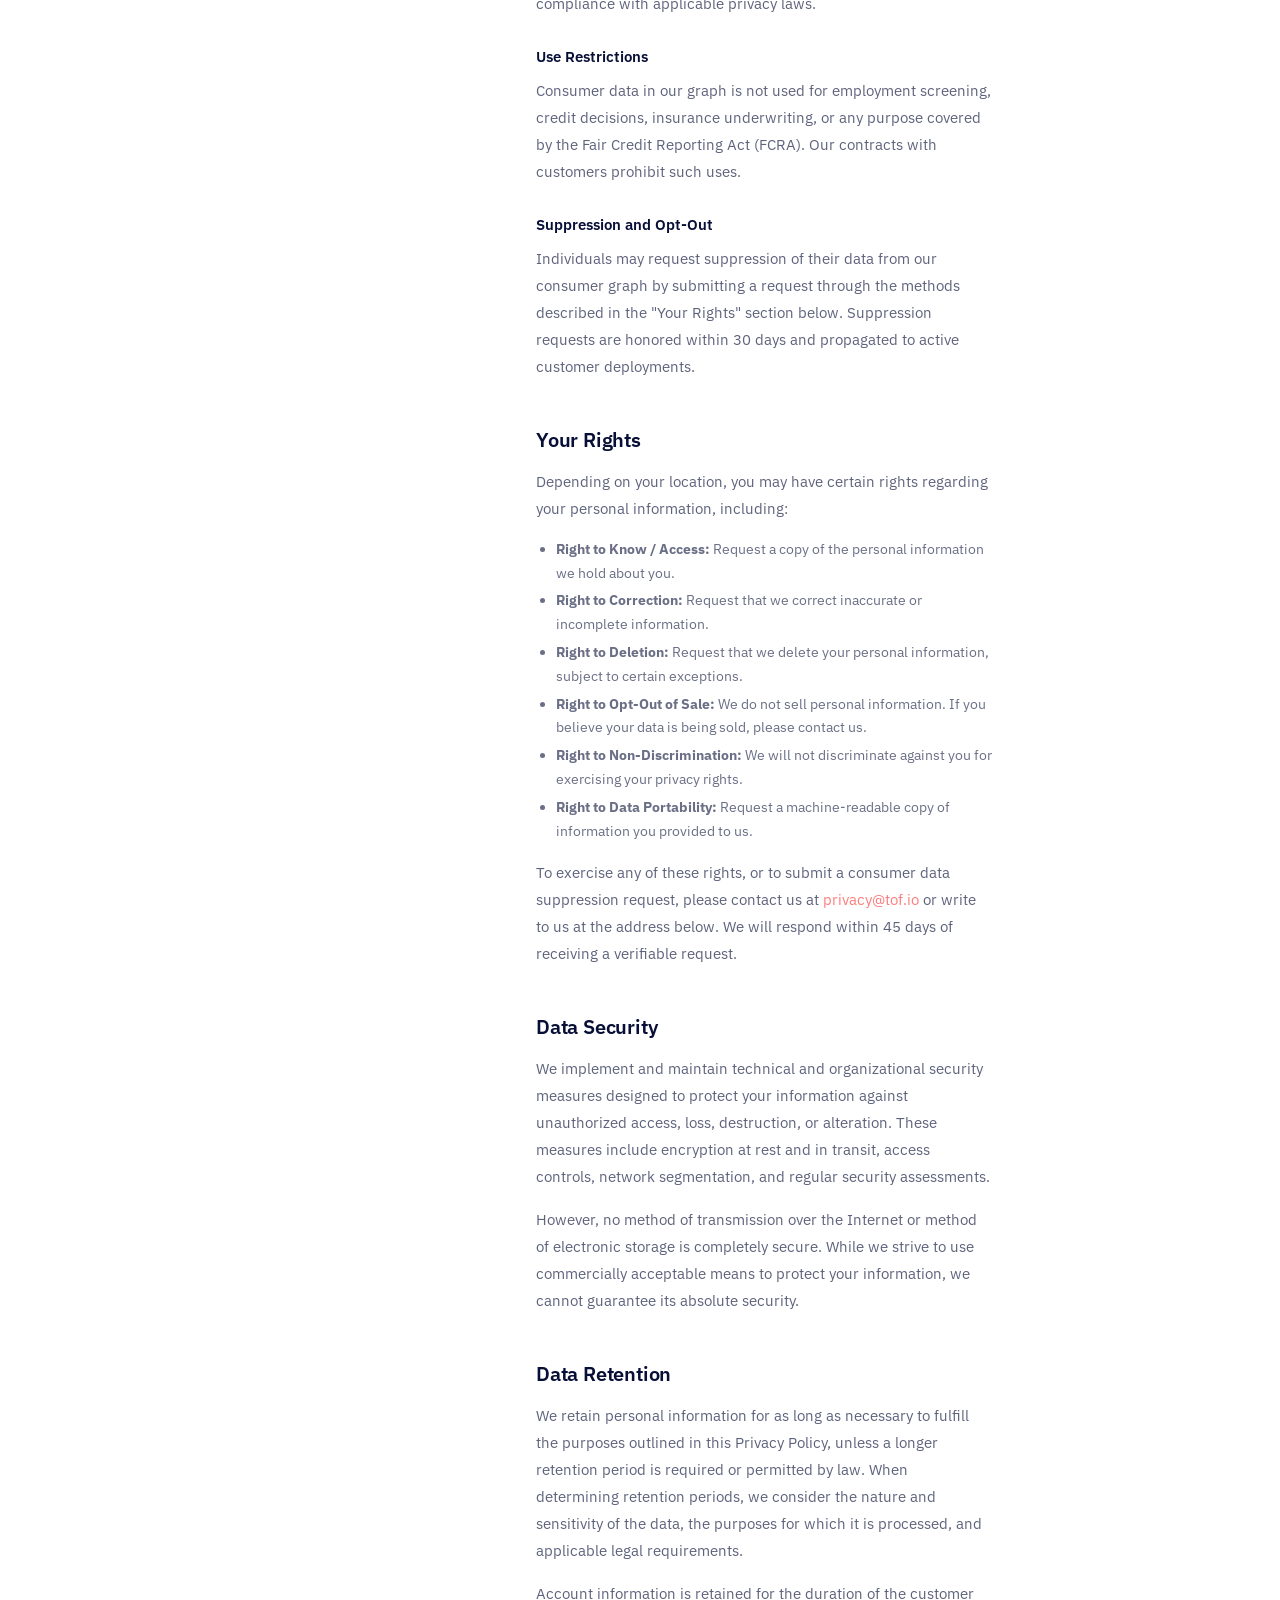
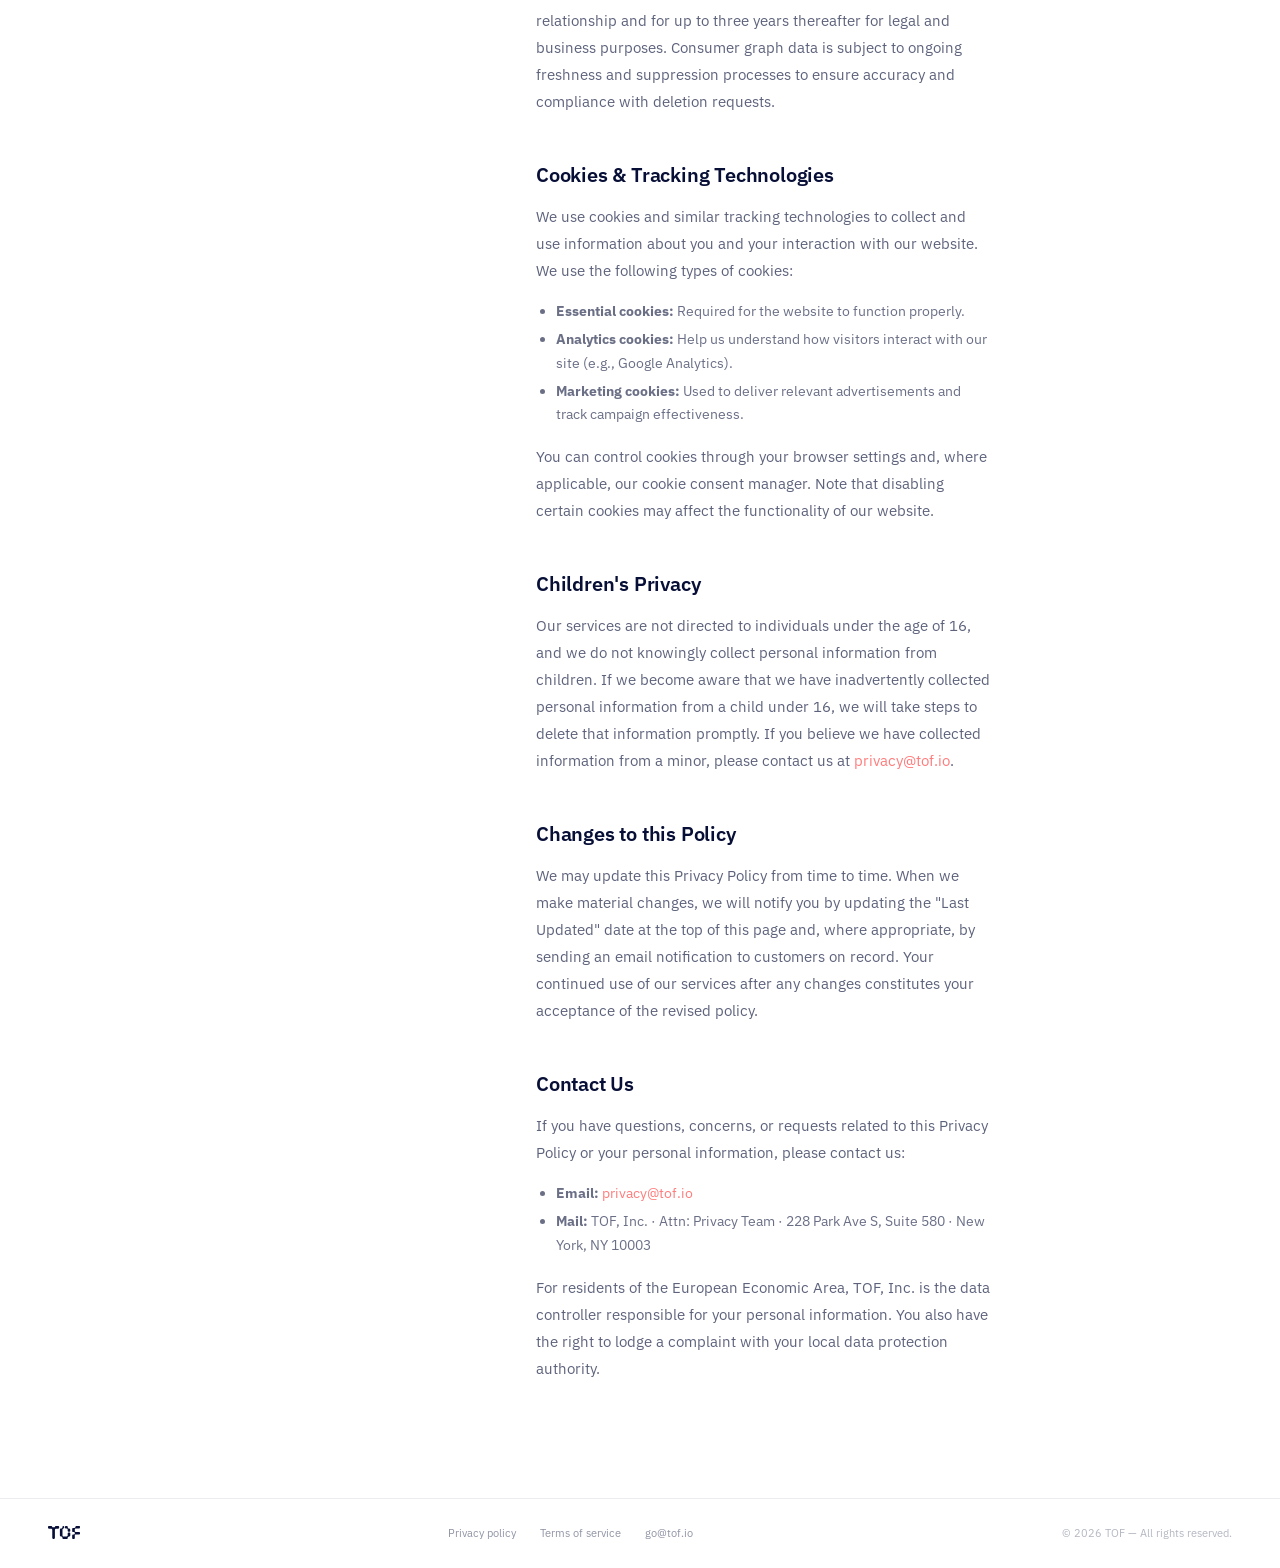
<file: privacy.html>
<!DOCTYPE html>
<html lang="en">
<head>
  <meta charset="UTF-8" />
  <meta name="viewport" content="width=device-width, initial-scale=1.0" />
  <title>Privacy Policy — TOF.io</title>
  <link rel="icon" type="image/png" sizes="32x32" href="favicon-32.png">
  <link rel="icon" type="image/png" sizes="16x16" href="favicon-16.png">
  <style>
    @import url('https://fonts.googleapis.com/css2?family=IBM+Plex+Sans:wght@300;400;500;600;700&family=IBM+Plex+Mono:wght@400;500;600;700&display=swap');

:root {
  --navy: #070F36;
  --cream: #FFFFFF;
  --peri: #DDE3F1;
  --coral: #FF7C7C;
  --paper: #FAFAFA;
  --graphite: #6E7180;
  --f: 'IBM Plex Sans', -apple-system, BlinkMacSystemFont, sans-serif;
  --mono: 'IBM Plex Mono', monospace;
}
*, *::before, *::after { box-sizing: border-box; margin: 0; padding: 0; }
html { scroll-behavior: auto; }
body { font-family: var(--f); background: var(--cream); color: var(--navy); -webkit-font-smoothing: antialiased; line-height: 1.6; }

nav {
  position: fixed; top: 0; left: 0; right: 0; z-index: 100;
  background: rgba(252,248,240,.92);
  backdrop-filter: blur(16px); -webkit-backdrop-filter: blur(16px);
  border-bottom: 1px solid rgba(7,15,54,.06);
  height: 60px;
  display: flex; align-items: center; justify-content: space-between;
  padding: 0 48px;
}
.nav-logo img { height: 28px; width: auto; display: block; }
.nav-back { font-size: 13px; color: rgba(7,15,54,.5); text-decoration: none; transition: color .2s; letter-spacing: .01em; }
.nav-back:hover { color: var(--navy); }

.legal-hero {
  padding: 140px 48px 60px;
  max-width: 800px; margin: 0 auto;
}
.legal-hero .tag {
  font-family: var(--mono); font-size: 10px;
  letter-spacing: .18em; text-transform: uppercase;
  color: var(--coral); margin-bottom: 16px; display: block;
}
.legal-hero h1 {
  font-size: clamp(36px, 5vw, 56px); font-weight: 700;
  letter-spacing: -.03em; line-height: 1.05; margin-bottom: 12px;
}
.legal-hero .hero-meta {
  font-family: var(--mono); font-size: 11px;
  color: rgba(7,15,54,.4); letter-spacing: .04em;
}

.content-section { max-width: 800px; margin: 0 auto; padding: 0 48px 100px; }
.content-inner { display: flex; gap: 48px; }
.toc { position: sticky; top: 80px; flex-shrink: 0; width: 200px; align-self: flex-start; }
.toc-label { font-family: var(--mono); font-size: 10px; letter-spacing: .14em; text-transform: uppercase; color: rgba(7,15,54,.4); margin-bottom: 12px; }
.toc ul { list-style: none; }
.toc li { margin-bottom: 6px; }
.toc a { font-size: 12px; color: rgba(7,15,54,.5); text-decoration: none; transition: color .2s; }
.toc a:hover { color: var(--navy); }
.prose { flex: 1; min-width: 0; }
.prose h2 { font-size: 20px; font-weight: 600; margin: 44px 0 12px; letter-spacing: -.01em; }
.prose h3 { font-size: 15px; font-weight: 600; margin: 28px 0 8px; }
.prose p { font-size: 15px; line-height: 1.8; color: rgba(7,15,54,.65); margin-bottom: 16px; }
.prose ul { margin: 0 0 16px 20px; }
.prose li { font-size: 14px; color: rgba(7,15,54,.6); line-height: 1.7; margin-bottom: 4px; }
.prose a { color: var(--coral); text-decoration: none; }
.prose a:hover { text-decoration: underline; }
.callout { background: rgba(7,15,54,.03); border-left: 2px solid var(--coral); padding: 20px 24px; margin: 24px 0; border-radius: 0 4px 4px 0; }
.callout p { margin-bottom: 0; }

footer {
  padding: 22px 48px; background: var(--cream);
  display: flex; justify-content: space-between; align-items: center;
  border-top: 1px solid rgba(7,15,54,.08);
  flex-wrap: wrap; gap: 16px;
}
.footer-logo img { height: 13px; width: auto; }
.footer-links { display: flex; gap: 24px; }
.footer-links a { font-size: 11px; color: rgba(7,15,54,.45); text-decoration: none; transition: color .2s; }
.footer-links a:hover { color: rgba(7,15,54,.75); }
.footer-right { font-size: 11px; color: rgba(7,15,54,.30); }

body::after {
  content: ''; position: fixed; inset: -200%; width: 400%; height: 400%;
  pointer-events: none; z-index: 99997; opacity: 0.025;
  background-image: url("data:image/svg+xml,%3Csvg viewBox='0 0 256 256' xmlns='http://www.w3.org/2000/svg'%3E%3Cfilter id='noise'%3E%3CfeTurbulence type='fractalNoise' baseFrequency='0.9' numOctaves='4' stitchTiles='stitch'/%3E%3C/filter%3E%3Crect width='100%25' height='100%25' filter='url(%23noise)'/%3E%3C/svg%3E");
  background-size: 180px 180px;
  animation: grain 0.8s steps(1) infinite;
}
@keyframes grain { 0%{transform:translate(0,0)} 25%{transform:translate(-2%,-3%)} 50%{transform:translate(3%,1%)} 75%{transform:translate(-1%,4%)} 100%{transform:translate(2%,-2%)} }

@media (max-width: 900px) {
  nav { padding: 0 24px; }
  .legal-hero { padding: 120px 24px 48px; }
  .content-section { padding: 0 24px 80px; }
  .content-inner { flex-direction: column; gap: 24px; }
  .toc { position: static; width: 100%; }
  footer { padding: 20px 24px; }
}

  /* ── ANNOUNCEMENT BAR ── */
  .ann-bar { position: relative; z-index: 101; display: flex; align-items: center; justify-content: center; gap: 14px; padding: 11px 24px; background: #020611; border-bottom: 1px solid rgba(255,255,255,.06); text-decoration: none; font-family: 'IBM Plex Mono', monospace; font-size: 11px; letter-spacing: .14em; text-transform: uppercase; color: #FFFFFF; transition: background .2s; }
  .ann-bar:hover { background: #04081a; }
  .ann-bar:hover .ann-arrow { transform: translateX(4px); }
  .ann-badge { background: #DDE3F1; color: #070F36; padding: 3px 8px; font-weight: 600; letter-spacing: .22em; font-size: 9px; border-radius: 1px; }
  .ann-text { color: #DDE3F1; font-weight: 500; }
  .ann-arrow { color: #FF7C7C; font-weight: 600; font-size: 13px; transition: transform .2s; }
  .ann-text-mobile { display: none; }
  @media (max-width: 700px) {
    .ann-bar { padding: 10px 14px; gap: 10px; font-size: 10px; letter-spacing: .1em; }
    .ann-text { display: none; }
    .ann-text-mobile { display: inline; color: #DDE3F1; font-weight: 500; }
  }
  </style>
</head>
<body>

  <a href="/tdtm" class="ann-bar">
    <span class="ann-badge">NEW</span>
    <span class="ann-text">[TDTM] · TALK DATA TO ME · COMING SOON</span>
    <span class="ann-text-mobile">[TDTM] · COMING SOON</span>
    <span class="ann-arrow">→</span>
  </a>

  <nav>
    <a href="/" class="nav-logo" aria-label="TOF">
      <img src="tof-logo-01.svg" height="28" alt="TOF">
    </a>
    <a href="/" class="nav-back">← Back to home</a>
  </nav>

  <div class="legal-hero">
    <span class="tag">Legal</span>
    <h1>Privacy Policy</h1>
    <p class="hero-meta">Effective Date: January 1, 2025 · Last Updated: January 1, 2025</p>
  </div>

  <section class="content-section">
    <div class="content-inner">

      <!-- TABLE OF CONTENTS -->
      <nav class="toc" aria-label="Table of contents">
        <div class="toc-label">On this page</div>
        <ul>
          <li><a href="#overview">Overview</a></li>
          <li><a href="#information-we-collect">Information We Collect</a></li>
          <li><a href="#how-we-use">How We Use Information</a></li>
          <li><a href="#data-sharing">Data Sharing</a></li>
          <li><a href="#consumer-data">Consumer Data</a></li>
          <li><a href="#your-rights">Your Rights</a></li>
          <li><a href="#data-security">Data Security</a></li>
          <li><a href="#retention">Data Retention</a></li>
          <li><a href="#cookies">Cookies &amp; Tracking</a></li>
          <li><a href="#children">Children's Privacy</a></li>
          <li><a href="#changes">Changes to this Policy</a></li>
          <li><a href="#contact">Contact Us</a></li>
        </ul>
      </nav>

      <!-- PROSE -->
      <div class="prose">

        <h2 id="overview">Overview</h2>
        <p>TOF, Inc. ("TOF," "we," "our," or "us") is committed to protecting the privacy of individuals whose information we process. This Privacy Policy explains how we collect, use, disclose, and safeguard information when you visit our website (tof.io), use our platform and services, or when we process consumer data on behalf of our business customers.</p>
        <p>TOF operates as both a data controller (for information about our own customers and website visitors) and a data processor (for consumer data we process on behalf of enterprise clients). This policy addresses both roles.</p>
        <div class="callout">
          <p><strong>Summary:</strong> We collect information to operate our platform and improve our services. We do not sell your personal information to third parties. You have rights to access, correct, and delete your data. Consumer data in our graph is sourced from permissioned partners and is subject to robust suppression and opt-out processes.</p>
        </div>

        <h2 id="information-we-collect">Information We Collect</h2>
        <h3>Information You Provide</h3>
        <p>We collect information you provide directly to us, including when you:</p>
        <ul>
          <li>Create an account or register for our platform</li>
          <li>Submit a contact form or request a demo</li>
          <li>Subscribe to communications or marketing materials</li>
          <li>Communicate with our sales or support teams</li>
        </ul>
        <p>This may include your name, work email address, company name, job title, phone number, and any information you choose to include in messages to us.</p>

        <h3>Information Collected Automatically</h3>
        <p>When you visit our website or use our platform, we automatically collect certain technical information, including:</p>
        <ul>
          <li>IP address, browser type, and operating system</li>
          <li>Pages visited, time spent, and referring URLs</li>
          <li>Device identifiers and session data</li>
          <li>Log files and usage analytics</li>
        </ul>

        <h3>Information from Third Parties</h3>
        <p>We may receive information about you from third-party sources, including business contact databases, marketing partners, and publicly available sources, for the purpose of understanding and reaching prospective business customers.</p>

        <h2 id="how-we-use">How We Use Information</h2>
        <p>We use the information we collect to:</p>
        <ul>
          <li>Provide, operate, and maintain our platform and services</li>
          <li>Process transactions and send related information</li>
          <li>Respond to your inquiries and fulfill your requests</li>
          <li>Send you technical notices, updates, and support messages</li>
          <li>Send marketing communications (where you have consented or where we have a legitimate interest)</li>
          <li>Monitor and analyze trends, usage, and activity on our platform</li>
          <li>Detect, investigate, and prevent fraudulent transactions and abuse</li>
          <li>Comply with legal obligations</li>
        </ul>

        <h2 id="data-sharing">Data Sharing</h2>
        <p>We do not sell your personal information. We may share your information with:</p>
        <h3>Service Providers</h3>
        <p>We share information with third-party vendors and service providers that perform services on our behalf, such as cloud hosting, CRM, analytics, email delivery, and payment processing. These providers are contractually prohibited from using your information for any purpose other than providing services to us.</p>
        <h3>Business Transfers</h3>
        <p>If TOF is involved in a merger, acquisition, or sale of assets, your information may be transferred as part of that transaction. We will notify you of any such change in ownership and your choices regarding your information.</p>
        <h3>Legal Requirements</h3>
        <p>We may disclose your information if required to do so by law or in response to valid requests by public authorities (e.g., a court or government agency).</p>

        <h2 id="consumer-data">Consumer Data in Our Graph</h2>
        <p>TOF maintains a consumer identity graph containing data about individuals derived from permissioned partner sources, including publisher networks, retail data cooperatives, public records, and registered partner programs. This data is used to power identity resolution and audience targeting for our enterprise customers.</p>
        <h3>Data Sources and Permissioning</h3>
        <p>All data in our consumer graph is sourced from partners who represent that they have obtained the necessary consents or have a valid legal basis for sharing consumer data with us. We conduct ongoing due diligence on our data supply chain to ensure compliance with applicable privacy laws.</p>
        <h3>Use Restrictions</h3>
        <p>Consumer data in our graph is not used for employment screening, credit decisions, insurance underwriting, or any purpose covered by the Fair Credit Reporting Act (FCRA). Our contracts with customers prohibit such uses.</p>
        <h3>Suppression and Opt-Out</h3>
        <p>Individuals may request suppression of their data from our consumer graph by submitting a request through the methods described in the "Your Rights" section below. Suppression requests are honored within 30 days and propagated to active customer deployments.</p>

        <h2 id="your-rights">Your Rights</h2>
        <p>Depending on your location, you may have certain rights regarding your personal information, including:</p>
        <ul>
          <li><strong>Right to Know / Access:</strong> Request a copy of the personal information we hold about you.</li>
          <li><strong>Right to Correction:</strong> Request that we correct inaccurate or incomplete information.</li>
          <li><strong>Right to Deletion:</strong> Request that we delete your personal information, subject to certain exceptions.</li>
          <li><strong>Right to Opt-Out of Sale:</strong> We do not sell personal information. If you believe your data is being sold, please contact us.</li>
          <li><strong>Right to Non-Discrimination:</strong> We will not discriminate against you for exercising your privacy rights.</li>
          <li><strong>Right to Data Portability:</strong> Request a machine-readable copy of information you provided to us.</li>
        </ul>
        <p>To exercise any of these rights, or to submit a consumer data suppression request, please contact us at <a href="mailto:privacy@tof.io">privacy@tof.io</a> or write to us at the address below. We will respond within 45 days of receiving a verifiable request.</p>

        <h2 id="data-security">Data Security</h2>
        <p>We implement and maintain technical and organizational security measures designed to protect your information against unauthorized access, loss, destruction, or alteration. These measures include encryption at rest and in transit, access controls, network segmentation, and regular security assessments.</p>
        <p>However, no method of transmission over the Internet or method of electronic storage is completely secure. While we strive to use commercially acceptable means to protect your information, we cannot guarantee its absolute security.</p>

        <h2 id="retention">Data Retention</h2>
        <p>We retain personal information for as long as necessary to fulfill the purposes outlined in this Privacy Policy, unless a longer retention period is required or permitted by law. When determining retention periods, we consider the nature and sensitivity of the data, the purposes for which it is processed, and applicable legal requirements.</p>
        <p>Account information is retained for the duration of the customer relationship and for up to three years thereafter for legal and business purposes. Consumer graph data is subject to ongoing freshness and suppression processes to ensure accuracy and compliance with deletion requests.</p>

        <h2 id="cookies">Cookies &amp; Tracking Technologies</h2>
        <p>We use cookies and similar tracking technologies to collect and use information about you and your interaction with our website. We use the following types of cookies:</p>
        <ul>
          <li><strong>Essential cookies:</strong> Required for the website to function properly.</li>
          <li><strong>Analytics cookies:</strong> Help us understand how visitors interact with our site (e.g., Google Analytics).</li>
          <li><strong>Marketing cookies:</strong> Used to deliver relevant advertisements and track campaign effectiveness.</li>
        </ul>
        <p>You can control cookies through your browser settings and, where applicable, our cookie consent manager. Note that disabling certain cookies may affect the functionality of our website.</p>

        <h2 id="children">Children's Privacy</h2>
        <p>Our services are not directed to individuals under the age of 16, and we do not knowingly collect personal information from children. If we become aware that we have inadvertently collected personal information from a child under 16, we will take steps to delete that information promptly. If you believe we have collected information from a minor, please contact us at <a href="mailto:privacy@tof.io">privacy@tof.io</a>.</p>

        <h2 id="changes">Changes to this Policy</h2>
        <p>We may update this Privacy Policy from time to time. When we make material changes, we will notify you by updating the "Last Updated" date at the top of this page and, where appropriate, by sending an email notification to customers on record. Your continued use of our services after any changes constitutes your acceptance of the revised policy.</p>

        <h2 id="contact">Contact Us</h2>
        <p>If you have questions, concerns, or requests related to this Privacy Policy or your personal information, please contact us:</p>
        <ul>
          <li><strong>Email:</strong> <a href="mailto:privacy@tof.io">privacy@tof.io</a></li>
          <li><strong>Mail:</strong> TOF, Inc. · Attn: Privacy Team · 228 Park Ave S, Suite 580 · New York, NY 10003</li>
        </ul>
        <p>For residents of the European Economic Area, TOF, Inc. is the data controller responsible for your personal information. You also have the right to lodge a complaint with your local data protection authority.</p>

      </div>
    </div>
  </section>

  <footer>
    <a href="/" class="footer-logo" aria-label="TOF">
      <img src="tof-logo-01.svg" height="13" alt="TOF">
    </a>
    <div class="footer-links">
      <a href="/privacy">Privacy policy</a>
      <a href="/terms">Terms of service</a>
      <a href="mailto:go@tof.io">go@tof.io</a>
    </div>
    <span class="footer-right">© 2026 TOF — All rights reserved.</span>
  </footer>

</body>
</html>
</file>
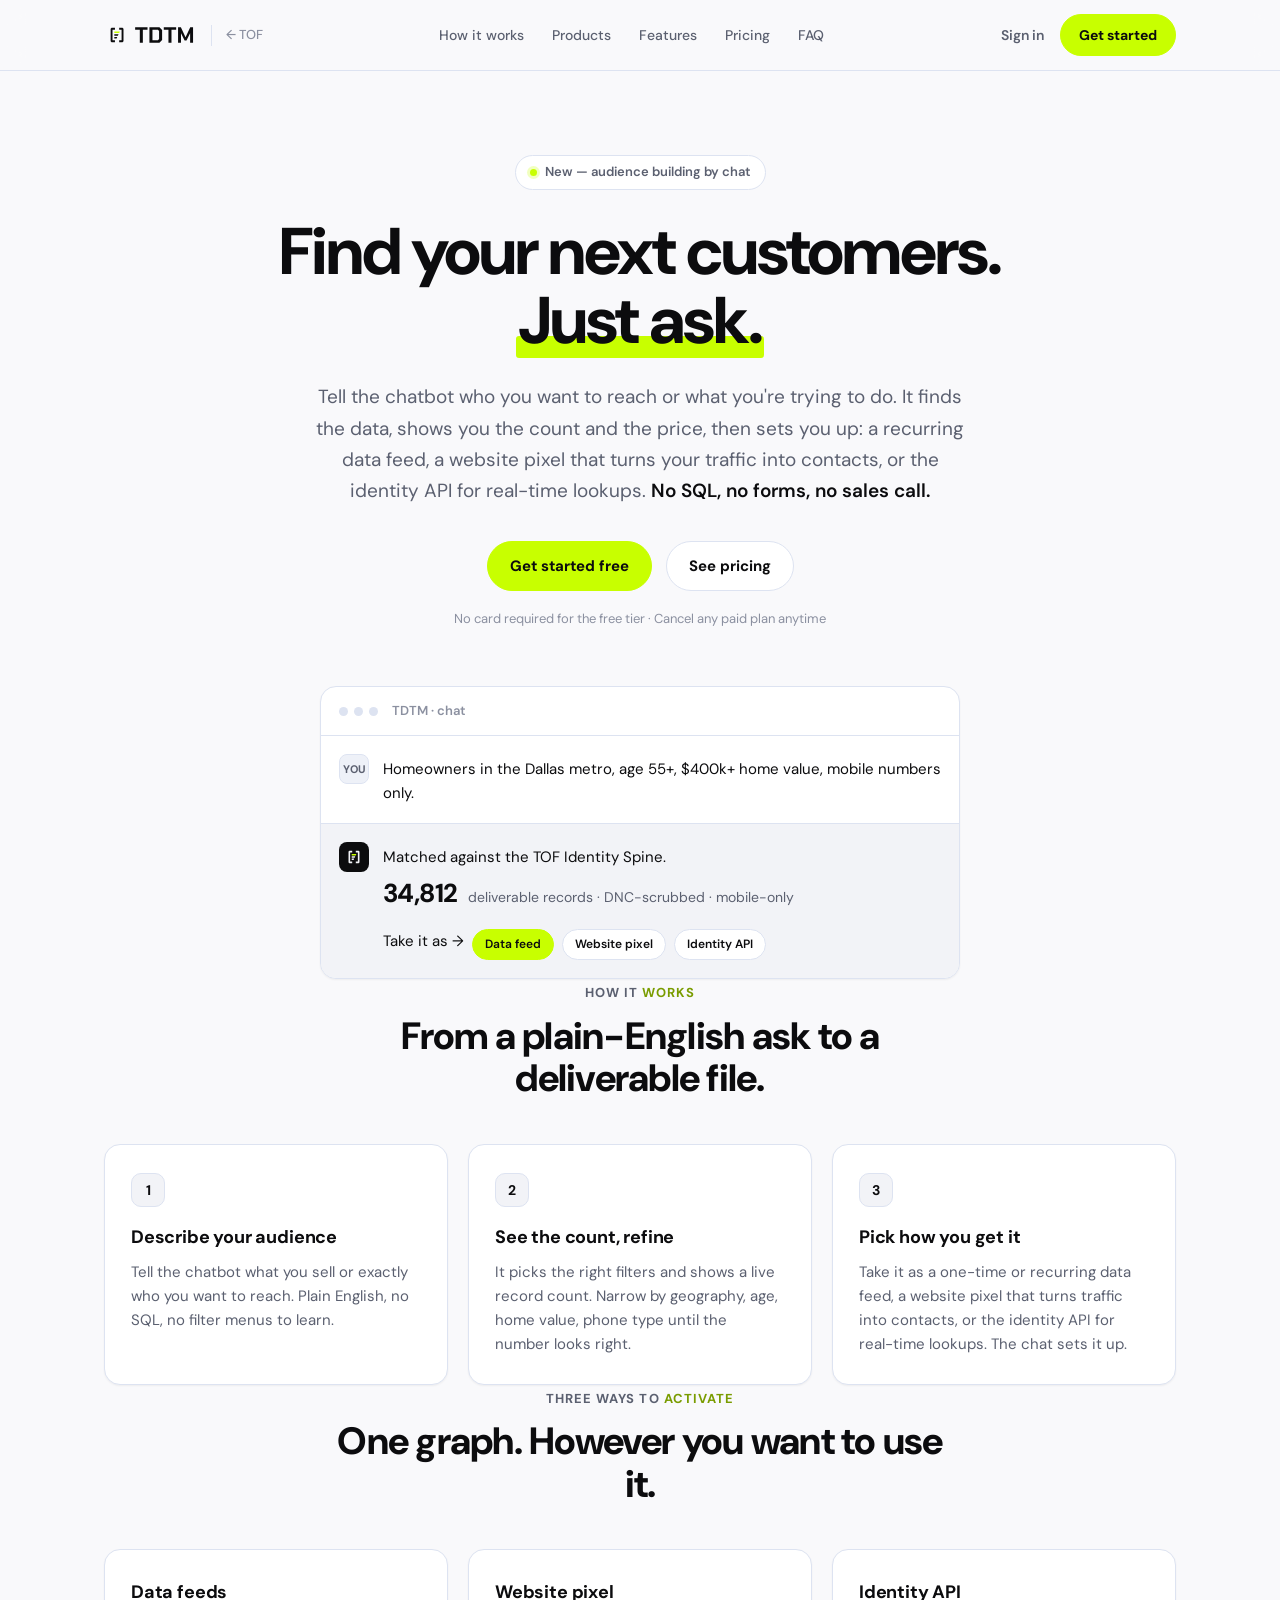
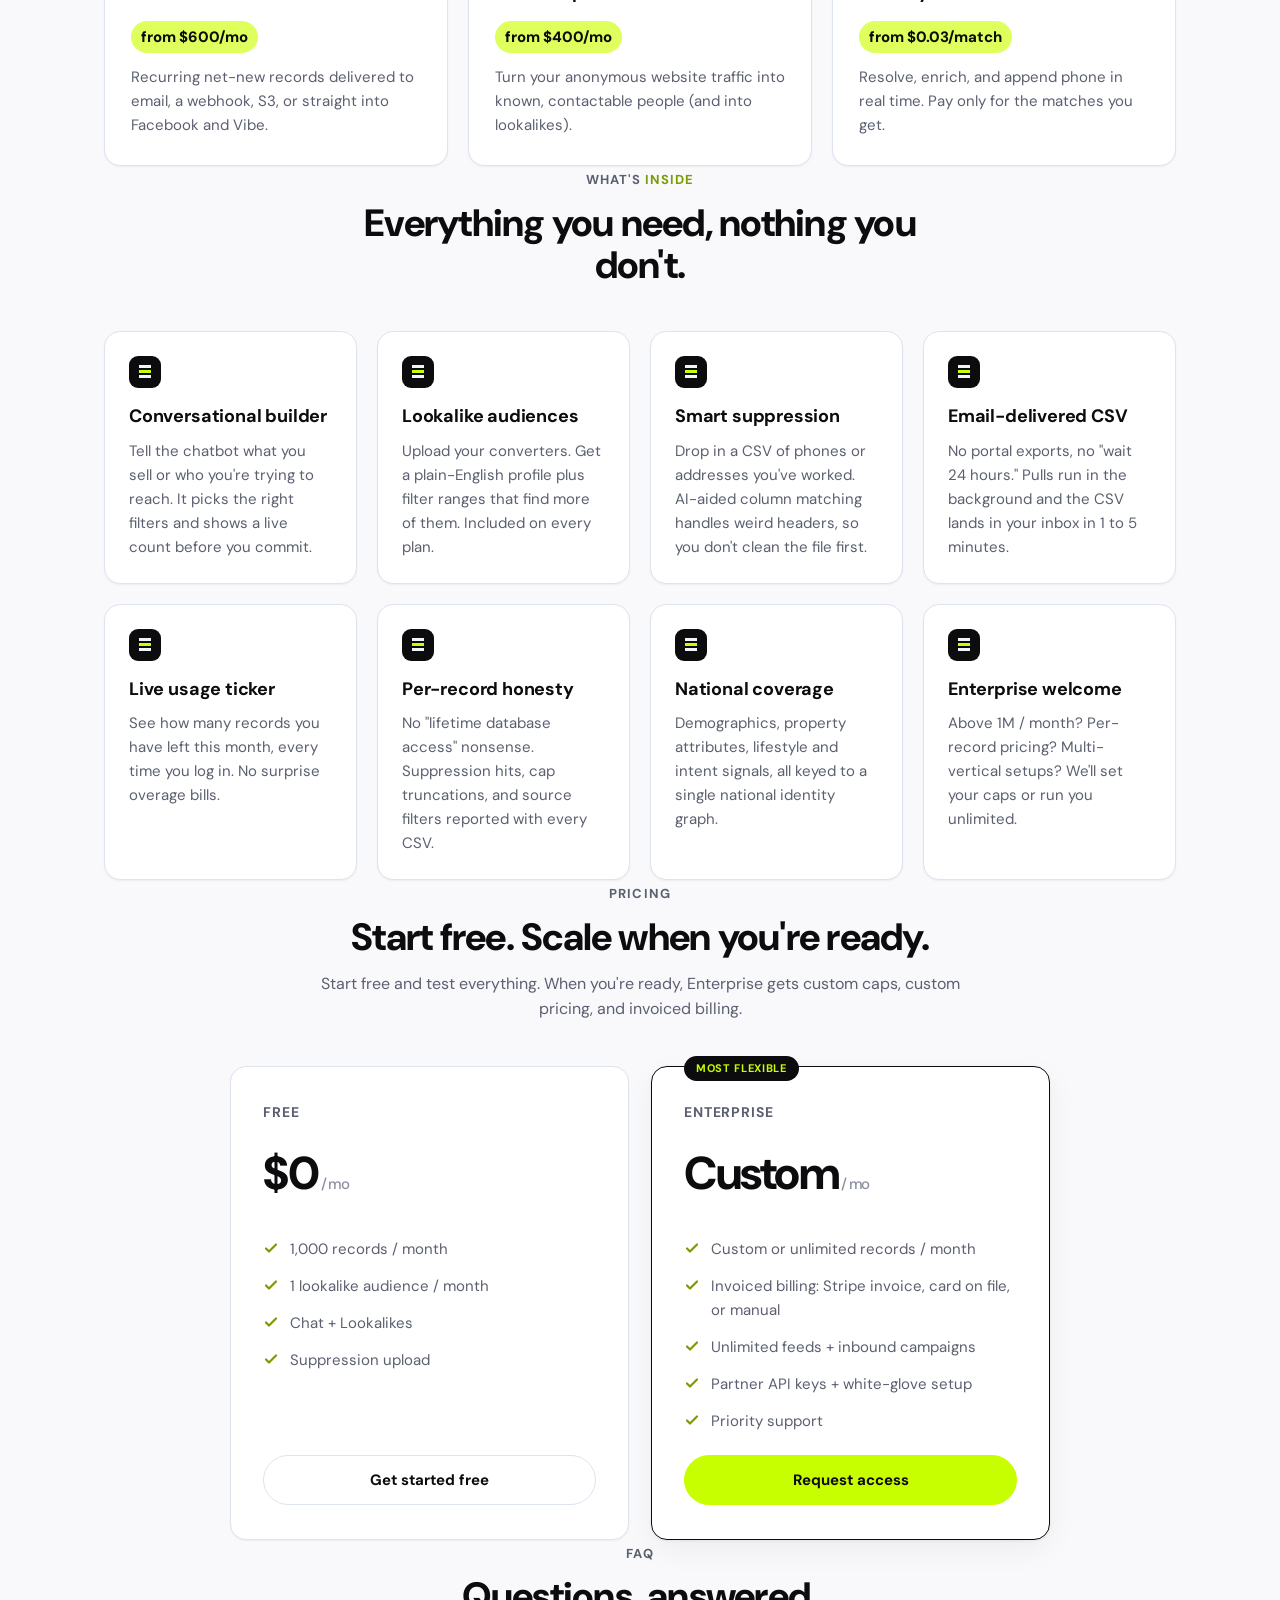
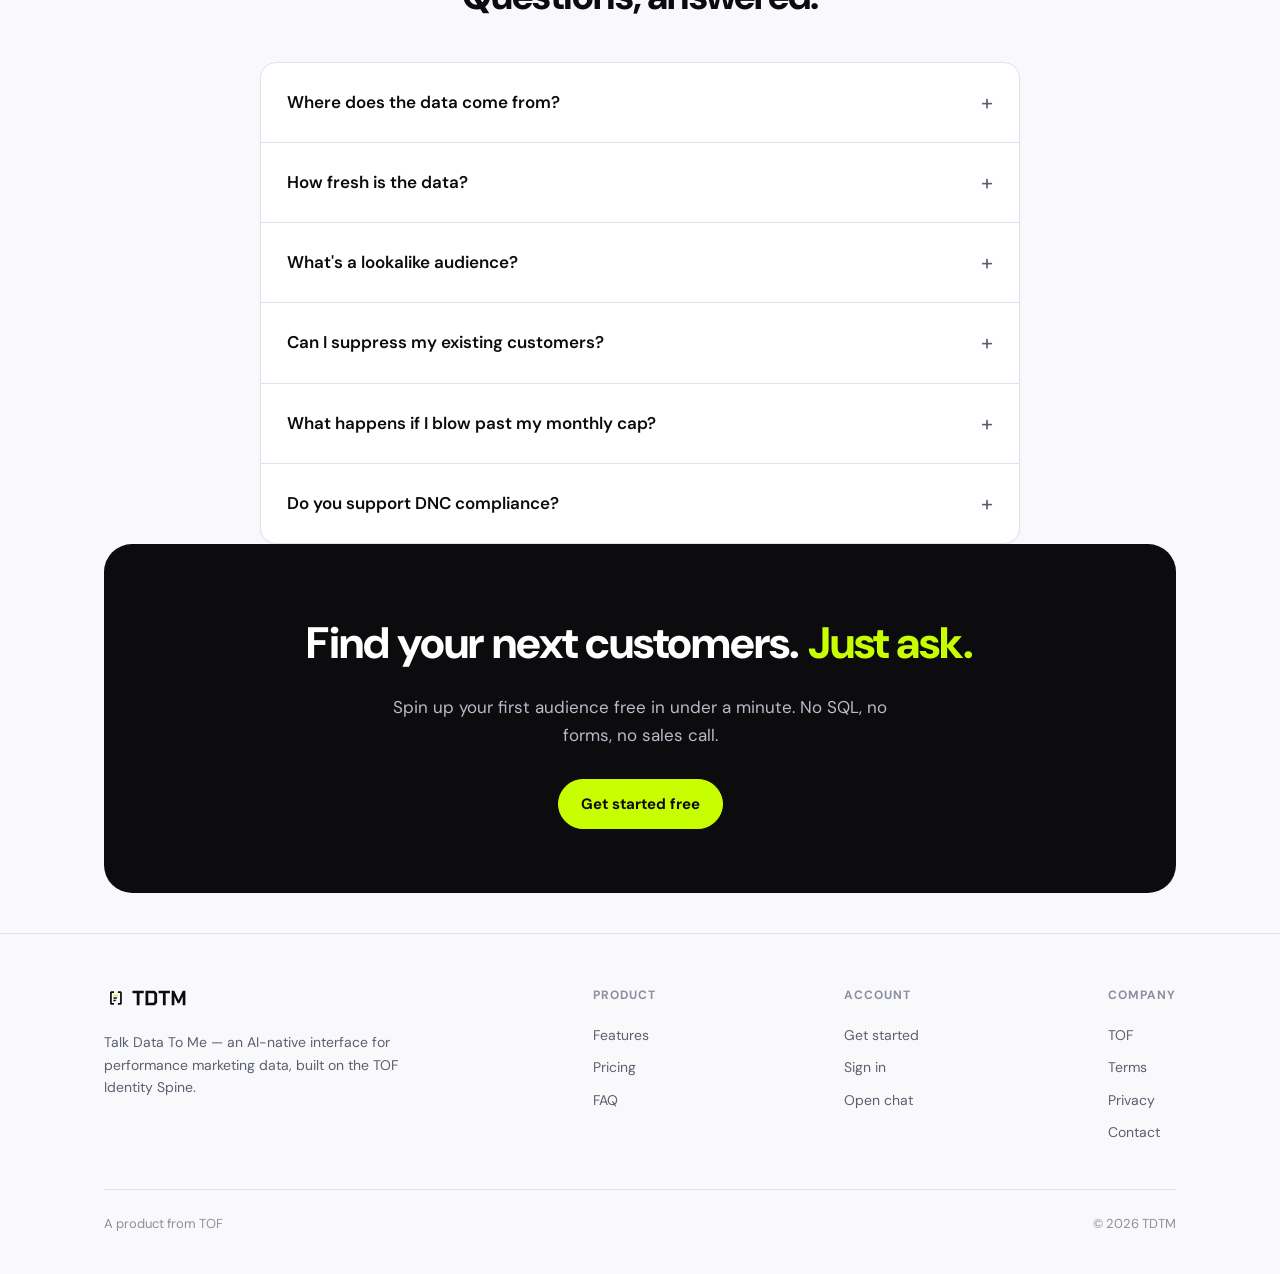
<file: tdtm.html>
<!DOCTYPE html>
<html lang="en">
<head>
<meta charset="UTF-8">
<meta name="viewport" content="width=device-width, initial-scale=1.0">
<meta name="description" content="TDTM — Talk Data To Me. Find your next customers. Just ask. Tell the chatbot who you want to reach; it finds the data, shows the count and price, then sets you up — a data feed, a website pixel, or the identity API.">
<meta property="og:title" content="TDTM — Talk Data To Me · Find your next customers. Just ask.">
<meta property="og:description" content="Tell the chatbot who you want to reach. It finds the data, shows the count and the price, then sets you up. No SQL, no forms, no sales call.">
<meta property="og:type" content="website">
<meta property="og:url" content="https://tof.io/tdtm">
<meta property="og:image" content="https://tof.io/tdtm-linkedin-banner.png">
<meta name="twitter:card" content="summary_large_image">
<meta name="twitter:title" content="TDTM — Talk Data To Me · Find your next customers. Just ask.">
<meta name="twitter:description" content="Tell the chatbot who you want to reach. It finds the data, shows the count and the price, then sets you up.">
<meta name="twitter:image" content="https://tof.io/tdtm-linkedin-banner.png">
<meta name="robots" content="index,follow">
<link rel="canonical" href="https://tof.io/tdtm">
<title>TDTM — Talk Data To Me · Find your next customers. Just ask.</title>
<link rel="icon" type="image/svg+xml" href="tdtm-brand/icon-tile.svg">
<link rel="icon" type="image/png" sizes="512x512" href="tdtm-brand/icon-512.png">
<link rel="icon" type="image/png" sizes="192x192" href="tdtm-brand/icon-192.png">
<link rel="apple-touch-icon" href="tdtm-brand/icon-180.png">
<link rel="preconnect" href="https://fonts.googleapis.com">
<link rel="preconnect" href="https://fonts.gstatic.com" crossorigin>
<link href="https://fonts.googleapis.com/css2?family=DM+Sans:opsz,wght@9..40,400;9..40,500;9..40,600;9..40,700;9..40,800&display=swap" rel="stylesheet">
<style>
  :root {
    --bg: #f9f9fb;
    --surface: #ffffff;
    --surface-2: #f2f3f7;
    --ink: #0c0c0e;
    --muted: #5b6070;
    --faint: #8b90a0;
    --border: #dde3f1;
    --accent: #c8ff00;
    --accent-2: #dfff5c;
    --f: 'DM Sans', Inter, system-ui, -apple-system, sans-serif;
    --mono: ui-monospace, SFMono-Regular, Menlo, Consolas, monospace;
    --shadow-sm: 0 1px 2px rgba(12,12,14,.05);
    --shadow: 0 1px 3px rgba(12,12,14,.06), 0 10px 30px rgba(12,12,14,.05);
    --radius: 16px;
    --maxw: 1120px;
  }
  *, *::before, *::after { box-sizing: border-box; margin: 0; padding: 0; }
  html { scroll-behavior: smooth; }
  body { background: var(--bg); color: var(--ink); font-family: var(--f); font-size: 16px; line-height: 1.6; -webkit-font-smoothing: antialiased; }
  a { color: inherit; text-decoration: none; }
  ::selection { background: var(--accent); color: var(--ink); }
  .wrap { max-width: var(--maxw); margin: 0 auto; padding: 0 24px; }

  /* ── NAV ── */
  .nav { position: sticky; top: 0; z-index: 50; background: rgba(249,249,251,.82); backdrop-filter: saturate(180%) blur(12px); border-bottom: 1px solid var(--border); }
  .nav-inner { max-width: var(--maxw); margin: 0 auto; padding: 14px 24px; display: flex; align-items: center; justify-content: space-between; gap: 20px; }
  .nav-logo { display: flex; align-items: center; gap: 14px; }
  .nav-logo img { height: 26px; width: auto; display: block; }
  .nav-back { font-size: 13px; color: var(--faint); font-weight: 500; border-left: 1px solid var(--border); padding-left: 14px; }
  .nav-back:hover { color: var(--ink); }
  .nav-links { display: flex; align-items: center; gap: 28px; }
  .nav-links a { font-size: 14px; color: var(--muted); font-weight: 500; transition: color .15s; }
  .nav-links a:hover { color: var(--ink); }
  .nav-cta { display: flex; align-items: center; gap: 16px; }

  /* ── BUTTONS ── */
  .btn { display: inline-flex; align-items: center; justify-content: center; gap: 8px; font-family: var(--f); font-size: 15px; font-weight: 700; border-radius: 999px; padding: 12px 22px; cursor: pointer; transition: transform .12s, box-shadow .2s, background .15s, color .15s, border-color .15s; white-space: nowrap; }
  .btn-sm { font-size: 14px; padding: 9px 18px; }
  .btn-primary { background: var(--accent); color: var(--ink); border: 1px solid var(--accent); box-shadow: 0 0 0 0 rgba(200,255,0,.5); }
  .btn-primary:hover { transform: translateY(-1px); box-shadow: 0 8px 24px rgba(200,255,0,.35); }
  .btn-ghost { background: var(--surface); color: var(--ink); border: 1px solid var(--border); }
  .btn-ghost:hover { border-color: var(--ink); }
  .btn-text { color: var(--muted); font-weight: 600; }
  .btn-text:hover { color: var(--ink); }

  /* ── HERO ── */
  .hero { text-align: center; padding: 84px 0 56px; }
  .eyebrow { display: inline-flex; align-items: center; gap: 8px; font-size: 13px; font-weight: 600; color: var(--muted); background: var(--surface); border: 1px solid var(--border); border-radius: 999px; padding: 6px 14px; margin-bottom: 28px; }
  .eyebrow .dot { width: 7px; height: 7px; border-radius: 50%; background: var(--accent); box-shadow: 0 0 0 3px rgba(200,255,0,.25); }
  h1 { font-size: clamp(36px, 6vw, 66px); line-height: 1.04; letter-spacing: -.03em; font-weight: 800; max-width: 900px; margin: 0 auto; }
  h1 .mark { position: relative; white-space: nowrap; }
  h1 .mark::after { content: ''; position: absolute; left: -2px; right: -2px; bottom: .08em; height: .32em; background: var(--accent); z-index: -1; border-radius: 3px; }
  .sub { font-size: clamp(16px, 2vw, 19px); color: var(--muted); line-height: 1.65; max-width: 660px; margin: 26px auto 0; }
  .sub strong { color: var(--ink); font-weight: 600; }
  .hero-cta { display: flex; gap: 14px; justify-content: center; flex-wrap: wrap; margin-top: 34px; }
  .hero-note { font-size: 13px; color: var(--faint); margin-top: 18px; }

  /* ── SECTIONS ── */
  section { padding: 56px 0; }
  .sec-head { text-align: center; max-width: 640px; margin: 0 auto 44px; }
  .sec-tag { font-size: 13px; font-weight: 700; letter-spacing: .08em; text-transform: uppercase; color: var(--muted); }
  .sec-tag .em { color: #7a9c00; }
  .sec-head h2 { font-size: clamp(26px, 3.4vw, 38px); line-height: 1.12; letter-spacing: -.02em; font-weight: 800; margin-top: 10px; }
  .sec-head p { color: var(--muted); margin-top: 12px; font-size: 16px; }

  .card { background: var(--surface); border: 1px solid var(--border); border-radius: var(--radius); box-shadow: var(--shadow-sm); }

  /* ── EXAMPLE CHAT ── */
  .demo { max-width: 640px; margin: 0 auto; overflow: hidden; }
  .demo-bar { display: flex; align-items: center; gap: 8px; padding: 14px 18px; border-bottom: 1px solid var(--border); font-size: 13px; color: var(--faint); font-weight: 600; }
  .demo-bar .dots { display: flex; gap: 6px; margin-right: 6px; }
  .demo-bar .dots span { width: 9px; height: 9px; border-radius: 50%; background: var(--border); }
  .msg { padding: 18px; display: flex; gap: 14px; }
  .msg + .msg { border-top: 1px solid var(--border); }
  .msg.you { background: var(--surface); }
  .msg.bot { background: var(--surface-2); }
  .avatar { width: 30px; height: 30px; border-radius: 8px; flex-shrink: 0; display: grid; place-items: center; font-size: 11px; font-weight: 700; }
  .avatar.you { background: var(--mist,#eef1f8); color: var(--muted); border: 1px solid var(--border); }
  .avatar.bot { background: var(--ink); }
  .avatar.bot img { width: 18px; height: 18px; }
  .msg .txt { font-size: 15px; line-height: 1.6; padding-top: 3px; }
  .result { display: inline-flex; align-items: baseline; gap: 10px; margin-top: 4px; }
  .result .n { font-size: 26px; font-weight: 800; letter-spacing: -.02em; }
  .result .u { font-size: 14px; color: var(--muted); }
  .chips { display: flex; gap: 8px; margin-top: 14px; flex-wrap: wrap; }
  .chip { font-size: 12px; font-weight: 600; color: var(--ink); background: var(--surface); border: 1px solid var(--border); border-radius: 999px; padding: 5px 12px; }
  .chip.on { background: var(--accent); border-color: var(--accent); }

  /* ── STEPS ── */
  .grid-3 { display: grid; grid-template-columns: repeat(3, 1fr); gap: 20px; }
  .step { padding: 28px 26px; }
  .step .num { width: 34px; height: 34px; border-radius: 10px; background: var(--surface-2); border: 1px solid var(--border); display: grid; place-items: center; font-weight: 700; font-size: 14px; margin-bottom: 16px; }
  .step h3, .prod h3, .feat h3 { font-size: 18px; font-weight: 700; letter-spacing: -.01em; }
  .step p, .prod p, .feat p { color: var(--muted); font-size: 15px; margin-top: 8px; line-height: 1.6; }

  /* ── PRODUCTS ── */
  .prod { padding: 28px 26px; display: flex; flex-direction: column; }
  .prod .price { color: var(--ink); font-weight: 800; font-size: 15px; background: var(--accent-2); align-self: flex-start; padding: 4px 10px; border-radius: 999px; margin: 14px 0 4px; }

  /* ── FEATURES ── */
  .grid-4 { display: grid; grid-template-columns: repeat(4, 1fr); gap: 20px; }
  .feat { padding: 24px; }
  .feat .ic { width: 32px; height: 32px; border-radius: 9px; background: var(--ink); display: grid; place-items: center; margin-bottom: 14px; }
  .feat .ic span { width: 12px; height: 3px; background: var(--accent); box-shadow: 0 5px 0 var(--surface-2), 0 -5px 0 var(--surface-2); }

  /* ── PRICING ── */
  .pricing { display: grid; grid-template-columns: repeat(2, 1fr); gap: 22px; max-width: 820px; margin: 0 auto; }
  .plan { padding: 34px 32px; display: flex; flex-direction: column; }
  .plan.featured { border-color: var(--ink); box-shadow: var(--shadow); position: relative; }
  .plan .badge { position: absolute; top: -11px; left: 32px; background: var(--ink); color: var(--accent); font-size: 11px; font-weight: 700; letter-spacing: .06em; text-transform: uppercase; padding: 4px 12px; border-radius: 999px; }
  .plan .pname { font-size: 14px; font-weight: 700; letter-spacing: .06em; text-transform: uppercase; color: var(--muted); }
  .plan .pprice { font-size: 46px; font-weight: 800; letter-spacing: -.03em; margin: 14px 0 4px; }
  .plan .pprice span { font-size: 15px; color: var(--faint); font-weight: 500; }
  .plan ul { list-style: none; margin: 22px 0; display: flex; flex-direction: column; gap: 13px; flex: 1; }
  .plan li { display: flex; gap: 11px; font-size: 15px; color: var(--muted); align-items: flex-start; }
  .plan li svg { flex-shrink: 0; margin-top: 3px; }
  .plan .btn { width: 100%; }

  /* ── FAQ ── */
  .faq { max-width: 760px; margin: 0 auto; overflow: hidden; }
  .faq details { border-bottom: 1px solid var(--border); }
  .faq details:last-child { border-bottom: 0; }
  .faq summary { list-style: none; cursor: pointer; padding: 22px 26px; font-size: 17px; font-weight: 600; display: flex; justify-content: space-between; align-items: center; gap: 16px; transition: color .15s; }
  .faq summary::-webkit-details-marker { display: none; }
  .faq summary::after { content: '+'; font-size: 22px; font-weight: 400; color: var(--muted); flex-shrink: 0; transition: transform .2s; }
  .faq details[open] summary::after { content: '−'; }
  .faq summary:hover { color: var(--ink); }
  .faq .ans { padding: 0 26px 24px; color: var(--muted); font-size: 15px; line-height: 1.7; }

  /* ── CTA BAND ── */
  .band { background: var(--ink); color: var(--surface-2); border-radius: 28px; text-align: center; padding: 64px 32px; }
  .band h2 { font-size: clamp(28px, 4vw, 44px); font-weight: 800; letter-spacing: -.02em; color: #fff; }
  .band h2 .mark span { color: var(--accent); }
  .band p { color: #b8bcc9; margin: 16px auto 30px; max-width: 520px; font-size: 17px; }

  /* ── FOOTER ── */
  footer { border-top: 1px solid var(--border); padding: 52px 0 40px; margin-top: 40px; }
  .foot-grid { display: flex; flex-wrap: wrap; justify-content: space-between; gap: 40px; }
  .foot-brand { max-width: 300px; }
  .foot-brand img { height: 24px; margin-bottom: 14px; }
  .foot-brand p { color: var(--muted); font-size: 14px; line-height: 1.6; }
  .foot-col h4 { font-size: 12px; font-weight: 700; letter-spacing: .08em; text-transform: uppercase; color: var(--faint); margin-bottom: 14px; }
  .foot-col a { display: block; color: var(--muted); font-size: 14px; padding: 5px 0; }
  .foot-col a:hover { color: var(--ink); }
  .foot-legal { border-top: 1px solid var(--border); margin-top: 40px; padding-top: 24px; display: flex; justify-content: space-between; flex-wrap: wrap; gap: 12px; font-size: 13px; color: var(--faint); }

  @media (max-width: 900px) {
    .nav-links { display: none; }
    .grid-3, .grid-4, .pricing { grid-template-columns: 1fr; }
    .hero { padding: 60px 0 44px; }
    section { padding: 44px 0; }
  }
  @media (max-width: 560px) {
    .grid-4 { grid-template-columns: 1fr; }
    .hero-cta .btn, .band .btn { width: 100%; }
  }
</style>
</head>
<body>

<!-- ── NAV ── -->
<header class="nav">
  <div class="nav-inner">
    <div class="nav-logo">
      <img src="tdtm-brand/logo-light.svg" alt="TDTM — Talk Data To Me">
      <a href="/" class="nav-back">← TOF</a>
    </div>
    <nav class="nav-links">
      <a href="#how">How it works</a>
      <a href="#products">Products</a>
      <a href="#features">Features</a>
      <a href="#pricing">Pricing</a>
      <a href="#faq">FAQ</a>
    </nav>
    <div class="nav-cta">
      <a href="https://talkdatatome.online" class="btn-text" style="font-size:14px;">Sign in</a>
      <a href="https://talkdatatome.online" class="btn btn-primary btn-sm">Get started</a>
    </div>
  </div>
</header>

<main>

  <!-- ── HERO ── -->
  <section class="hero wrap">
    <span class="eyebrow"><span class="dot"></span> New — audience building by chat</span>
    <h1>Find your next customers. <span class="mark">Just ask.</span></h1>
    <p class="sub">Tell the chatbot who you want to reach or what you're trying to do. It finds the data, shows you the count and the price, then sets you up: a recurring data feed, a website pixel that turns your traffic into contacts, or the identity API for real-time lookups. <strong>No SQL, no forms, no sales call.</strong></p>
    <div class="hero-cta">
      <a href="https://talkdatatome.online" class="btn btn-primary">Get started free</a>
      <a href="#pricing" class="btn btn-ghost">See pricing</a>
    </div>
    <p class="hero-note">No card required for the free tier · Cancel any paid plan anytime</p>
  </section>

  <!-- ── EXAMPLE CHAT ── -->
  <section class="wrap" style="padding-top:0;">
    <div class="card demo">
      <div class="demo-bar"><div class="dots"><span></span><span></span><span></span></div> TDTM · chat</div>
      <div class="msg you">
        <div class="avatar you">YOU</div>
        <div class="txt">Homeowners in the Dallas metro, age 55+, $400k+ home value, mobile numbers only.</div>
      </div>
      <div class="msg bot">
        <div class="avatar bot"><img src="tdtm-brand/icon.svg" alt=""></div>
        <div class="txt">
          Matched against the TOF Identity Spine.
          <div class="result"><span class="n">34,812</span><span class="u">deliverable records · DNC-scrubbed · mobile-only</span></div>
          <div class="chips">Take it as → <span class="chip on">Data feed</span><span class="chip">Website pixel</span><span class="chip">Identity API</span></div>
        </div>
      </div>
    </div>
  </section>

  <!-- ── HOW IT WORKS ── -->
  <section id="how" class="wrap">
    <div class="sec-head">
      <span class="sec-tag">How it <span class="em">works</span></span>
      <h2>From a plain-English ask to a deliverable file.</h2>
    </div>
    <div class="grid-3">
      <div class="card step">
        <div class="num">1</div>
        <h3>Describe your audience</h3>
        <p>Tell the chatbot what you sell or exactly who you want to reach. Plain English, no SQL, no filter menus to learn.</p>
      </div>
      <div class="card step">
        <div class="num">2</div>
        <h3>See the count, refine</h3>
        <p>It picks the right filters and shows a live record count. Narrow by geography, age, home value, phone type until the number looks right.</p>
      </div>
      <div class="card step">
        <div class="num">3</div>
        <h3>Pick how you get it</h3>
        <p>Take it as a one-time or recurring data feed, a website pixel that turns traffic into contacts, or the identity API for real-time lookups. The chat sets it up.</p>
      </div>
    </div>
  </section>

  <!-- ── PRODUCTS ── -->
  <section id="products" class="wrap">
    <div class="sec-head">
      <span class="sec-tag">Three ways to <span class="em">activate</span></span>
      <h2>One graph. However you want to use it.</h2>
    </div>
    <div class="grid-3">
      <div class="card prod">
        <h3>Data feeds</h3>
        <span class="price">from $600/mo</span>
        <p>Recurring net-new records delivered to email, a webhook, S3, or straight into Facebook and Vibe.</p>
      </div>
      <div class="card prod">
        <h3>Website pixel</h3>
        <span class="price">from $400/mo</span>
        <p>Turn your anonymous website traffic into known, contactable people (and into lookalikes).</p>
      </div>
      <div class="card prod">
        <h3>Identity API</h3>
        <span class="price">from $0.03/match</span>
        <p>Resolve, enrich, and append phone in real time. Pay only for the matches you get.</p>
      </div>
    </div>
  </section>

  <!-- ── FEATURES ── -->
  <section id="features" class="wrap">
    <div class="sec-head">
      <span class="sec-tag">What's <span class="em">inside</span></span>
      <h2>Everything you need, nothing you don't.</h2>
    </div>
    <div class="grid-4">
      <div class="card feat"><div class="ic"><span></span></div><h3>Conversational builder</h3><p>Tell the chatbot what you sell or who you're trying to reach. It picks the right filters and shows a live count before you commit.</p></div>
      <div class="card feat"><div class="ic"><span></span></div><h3>Lookalike audiences</h3><p>Upload your converters. Get a plain-English profile plus filter ranges that find more of them. Included on every plan.</p></div>
      <div class="card feat"><div class="ic"><span></span></div><h3>Smart suppression</h3><p>Drop in a CSV of phones or addresses you've worked. AI-aided column matching handles weird headers, so you don't clean the file first.</p></div>
      <div class="card feat"><div class="ic"><span></span></div><h3>Email-delivered CSV</h3><p>No portal exports, no "wait 24 hours." Pulls run in the background and the CSV lands in your inbox in 1 to 5 minutes.</p></div>
      <div class="card feat"><div class="ic"><span></span></div><h3>Live usage ticker</h3><p>See how many records you have left this month, every time you log in. No surprise overage bills.</p></div>
      <div class="card feat"><div class="ic"><span></span></div><h3>Per-record honesty</h3><p>No "lifetime database access" nonsense. Suppression hits, cap truncations, and source filters reported with every CSV.</p></div>
      <div class="card feat"><div class="ic"><span></span></div><h3>National coverage</h3><p>Demographics, property attributes, lifestyle and intent signals, all keyed to a single national identity graph.</p></div>
      <div class="card feat"><div class="ic"><span></span></div><h3>Enterprise welcome</h3><p>Above 1M / month? Per-record pricing? Multi-vertical setups? We'll set your caps or run you unlimited.</p></div>
    </div>
  </section>

  <!-- ── PRICING ── -->
  <section id="pricing" class="wrap">
    <div class="sec-head">
      <span class="sec-tag">Pricing</span>
      <h2>Start free. Scale when you're ready.</h2>
      <p>Start free and test everything. When you're ready, Enterprise gets custom caps, custom pricing, and invoiced billing.</p>
    </div>
    <div class="pricing">
      <div class="card plan">
        <span class="pname">Free</span>
        <div class="pprice">$0<span> / mo</span></div>
        <ul>
          <li><svg width="16" height="16" viewBox="0 0 16 16" fill="none"><path d="M3 8.5l3 3 7-7" stroke="#7a9c00" stroke-width="2.2" stroke-linecap="round" stroke-linejoin="round"/></svg>1,000 records / month</li>
          <li><svg width="16" height="16" viewBox="0 0 16 16" fill="none"><path d="M3 8.5l3 3 7-7" stroke="#7a9c00" stroke-width="2.2" stroke-linecap="round" stroke-linejoin="round"/></svg>1 lookalike audience / month</li>
          <li><svg width="16" height="16" viewBox="0 0 16 16" fill="none"><path d="M3 8.5l3 3 7-7" stroke="#7a9c00" stroke-width="2.2" stroke-linecap="round" stroke-linejoin="round"/></svg>Chat + Lookalikes</li>
          <li><svg width="16" height="16" viewBox="0 0 16 16" fill="none"><path d="M3 8.5l3 3 7-7" stroke="#7a9c00" stroke-width="2.2" stroke-linecap="round" stroke-linejoin="round"/></svg>Suppression upload</li>
        </ul>
        <a href="https://talkdatatome.online" class="btn btn-ghost">Get started free</a>
      </div>
      <div class="card plan featured">
        <span class="badge">Most flexible</span>
        <span class="pname">Enterprise</span>
        <div class="pprice">Custom<span> / mo</span></div>
        <ul>
          <li><svg width="16" height="16" viewBox="0 0 16 16" fill="none"><path d="M3 8.5l3 3 7-7" stroke="#7a9c00" stroke-width="2.2" stroke-linecap="round" stroke-linejoin="round"/></svg>Custom or unlimited records / month</li>
          <li><svg width="16" height="16" viewBox="0 0 16 16" fill="none"><path d="M3 8.5l3 3 7-7" stroke="#7a9c00" stroke-width="2.2" stroke-linecap="round" stroke-linejoin="round"/></svg>Invoiced billing: Stripe invoice, card on file, or manual</li>
          <li><svg width="16" height="16" viewBox="0 0 16 16" fill="none"><path d="M3 8.5l3 3 7-7" stroke="#7a9c00" stroke-width="2.2" stroke-linecap="round" stroke-linejoin="round"/></svg>Unlimited feeds + inbound campaigns</li>
          <li><svg width="16" height="16" viewBox="0 0 16 16" fill="none"><path d="M3 8.5l3 3 7-7" stroke="#7a9c00" stroke-width="2.2" stroke-linecap="round" stroke-linejoin="round"/></svg>Partner API keys + white-glove setup</li>
          <li><svg width="16" height="16" viewBox="0 0 16 16" fill="none"><path d="M3 8.5l3 3 7-7" stroke="#7a9c00" stroke-width="2.2" stroke-linecap="round" stroke-linejoin="round"/></svg>Priority support</li>
        </ul>
        <a href="https://talkdatatome.online" class="btn btn-primary">Request access</a>
      </div>
    </div>
  </section>

  <!-- ── FAQ ── -->
  <section id="faq" class="wrap">
    <div class="sec-head">
      <span class="sec-tag">FAQ</span>
      <h2>Questions, answered.</h2>
    </div>
    <div class="card faq">
      <details>
        <summary>Where does the data come from?</summary>
        <div class="ans">We license a national identity-graph dataset that spans hundreds of audience categories (demographics, property attributes, life events, intent signals) and apply our own filters, suppression, and AI matching on top. Same quality you'd see from any major B2C data provider. We just hide the plumbing.</div>
      </details>
      <details>
        <summary>How fresh is the data?</summary>
        <div class="ans">Identity records refresh continuously. Property and demographic attributes refresh monthly. Phone DNC status checks at pull time.</div>
      </details>
      <details>
        <summary>What's a lookalike audience?</summary>
        <div class="ans">You upload a CSV of customers who converted. We match them to the identity graph, run a regression against a control sample, and tell you what makes them different: age, home value, tenure, income, etc. Then you can pull more people who look like them. Included on every plan.</div>
      </details>
      <details>
        <summary>Can I suppress my existing customers?</summary>
        <div class="ans">Yes — drop a CSV into the chat at any point and the bot will dedupe against it before sending you the file. Phones or last-name + address + ZIP both work. We never store the raw file, only the normalized signatures, with 24-hour auto-delete.</div>
      </details>
      <details>
        <summary>What happens if I blow past my monthly cap?</summary>
        <div class="ans">By default, additional pulls are blocked until your next billing period. If you have overage billing enabled on your account, we'll charge per-record above the cap and keep delivering.</div>
      </details>
      <details>
        <summary>Do you support DNC compliance?</summary>
        <div class="ans">Cell DNC flags are filtered at pull time. Landlines are returned as-is. DNC obligations there vary by use case and jurisdiction, so we don't make that decision for you.</div>
      </details>
    </div>
  </section>

  <!-- ── CTA BAND ── -->
  <section class="wrap">
    <div class="band">
      <h2>Find your next customers. <span class="mark"><span>Just ask.</span></span></h2>
      <p>Spin up your first audience free in under a minute. No SQL, no forms, no sales call.</p>
      <a href="https://talkdatatome.online" class="btn btn-primary">Get started free</a>
    </div>
  </section>

</main>

<!-- ── FOOTER ── -->
<footer>
  <div class="wrap">
    <div class="foot-grid">
      <div class="foot-brand">
        <img src="tdtm-brand/logo-light.svg" alt="TDTM">
        <p>Talk Data To Me — an AI-native interface for performance marketing data, built on the TOF Identity Spine.</p>
      </div>
      <div class="foot-col">
        <h4>Product</h4>
        <a href="#features">Features</a>
        <a href="#pricing">Pricing</a>
        <a href="#faq">FAQ</a>
      </div>
      <div class="foot-col">
        <h4>Account</h4>
        <a href="https://talkdatatome.online">Get started</a>
        <a href="https://talkdatatome.online">Sign in</a>
        <a href="https://talkdatatome.online">Open chat</a>
      </div>
      <div class="foot-col">
        <h4>Company</h4>
        <a href="/">TOF</a>
        <a href="/terms.html">Terms</a>
        <a href="/privacy.html">Privacy</a>
        <a href="mailto:hello@tof.io">Contact</a>
      </div>
    </div>
    <div class="foot-legal">
      <span>A product from TOF</span>
      <span>© 2026 TDTM</span>
    </div>
  </div>
</footer>

</body>
</html>
</file>
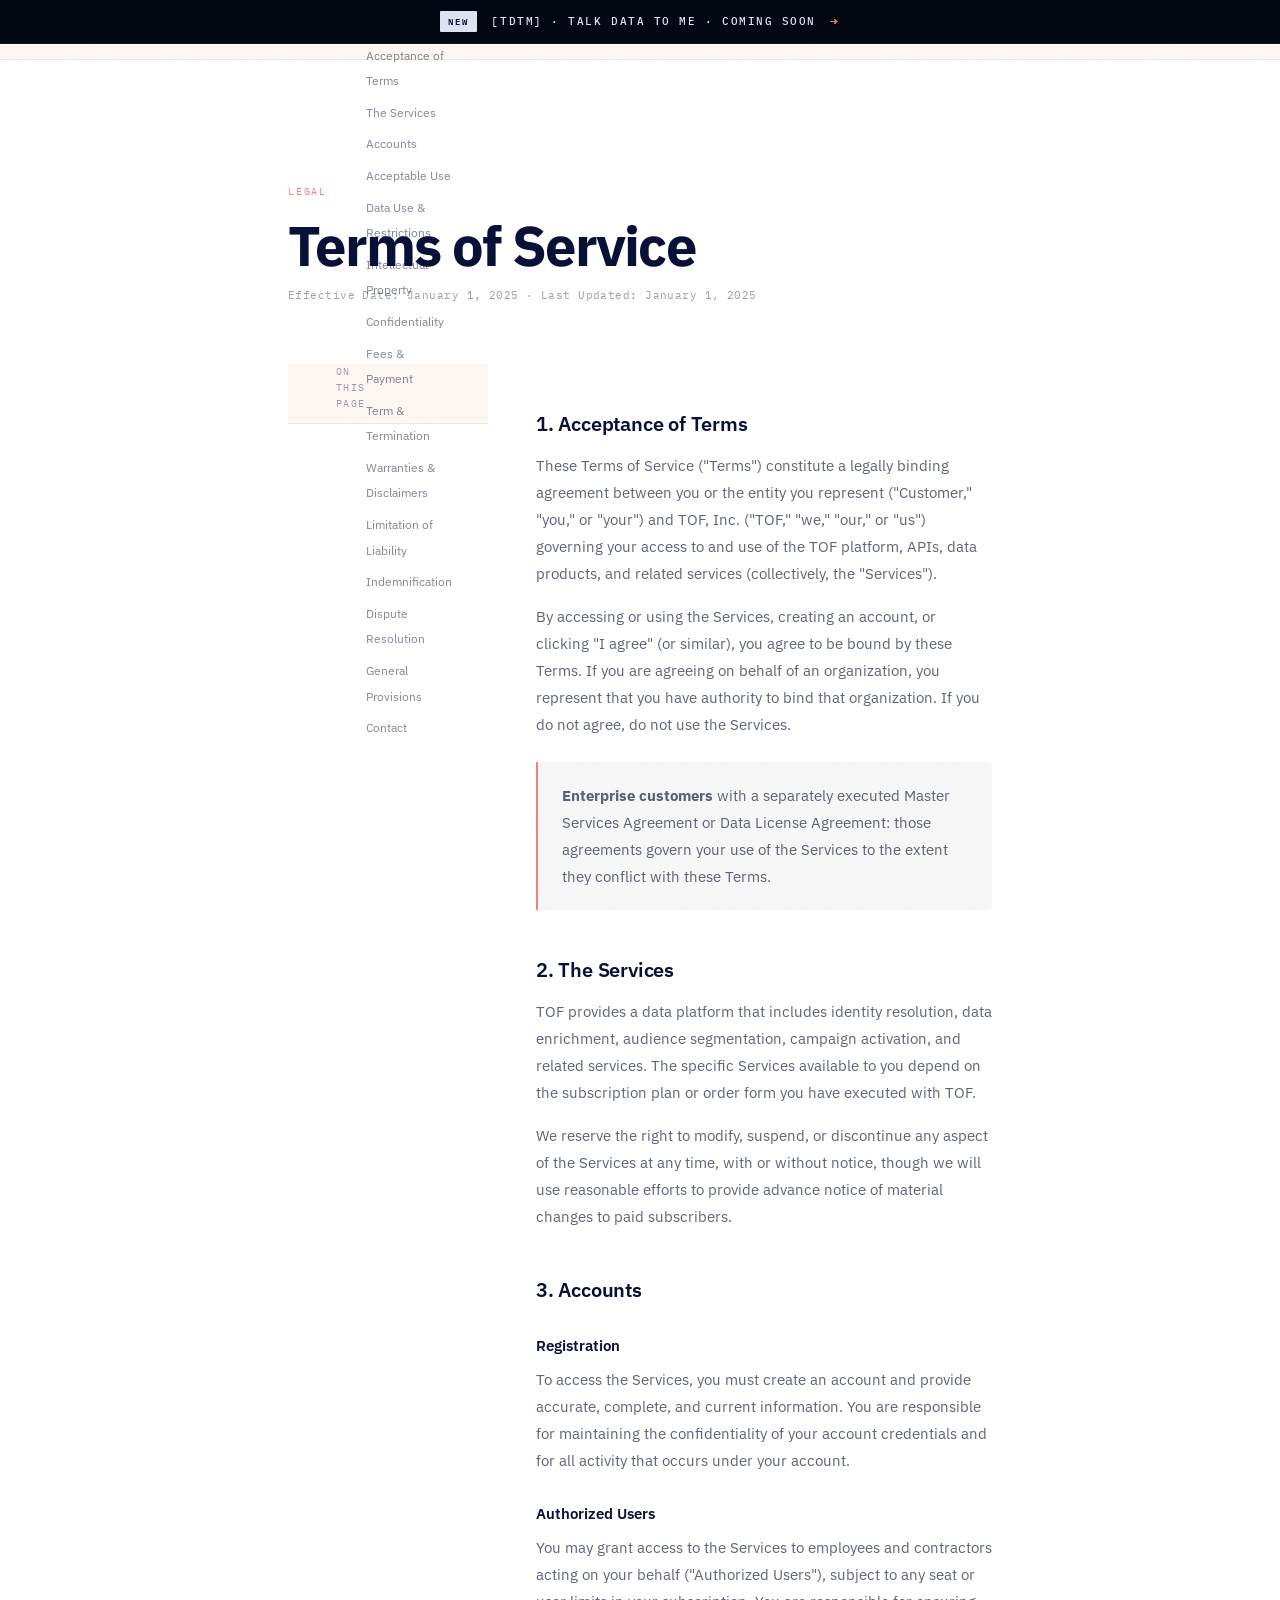
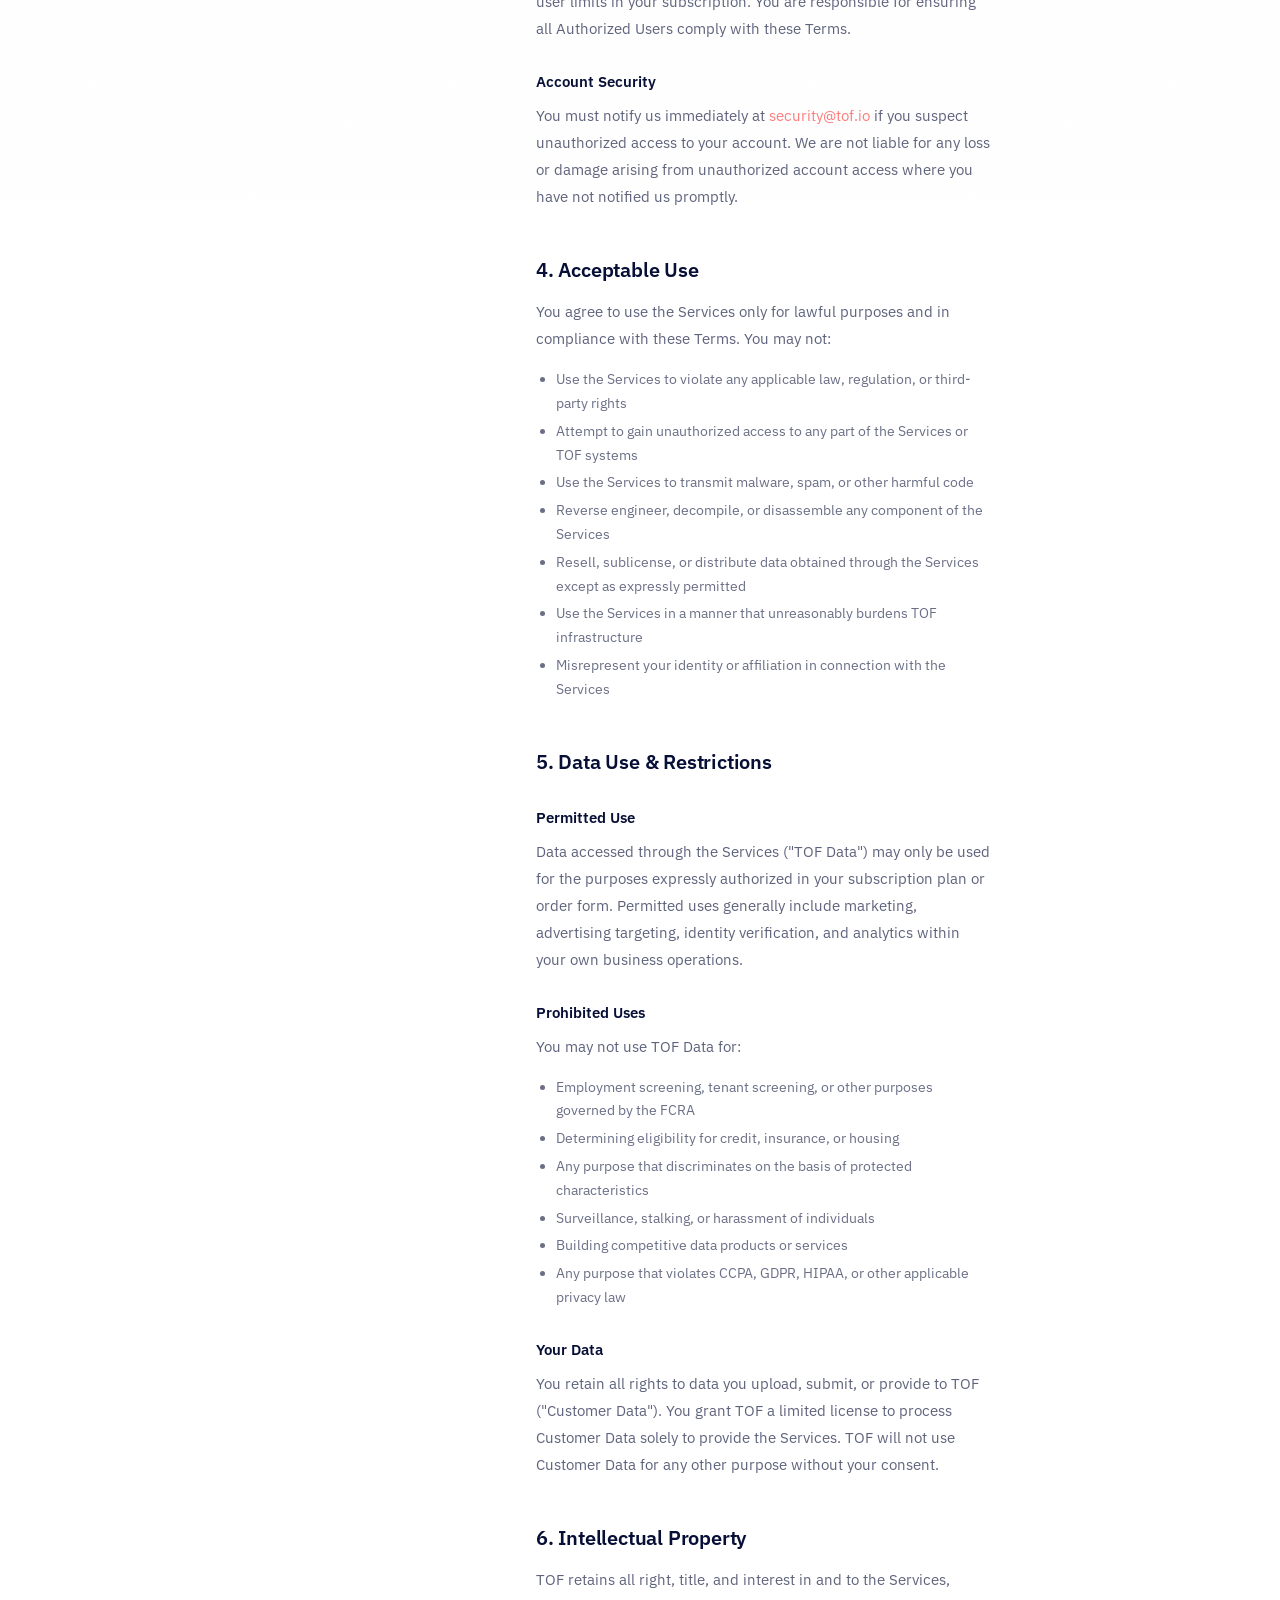
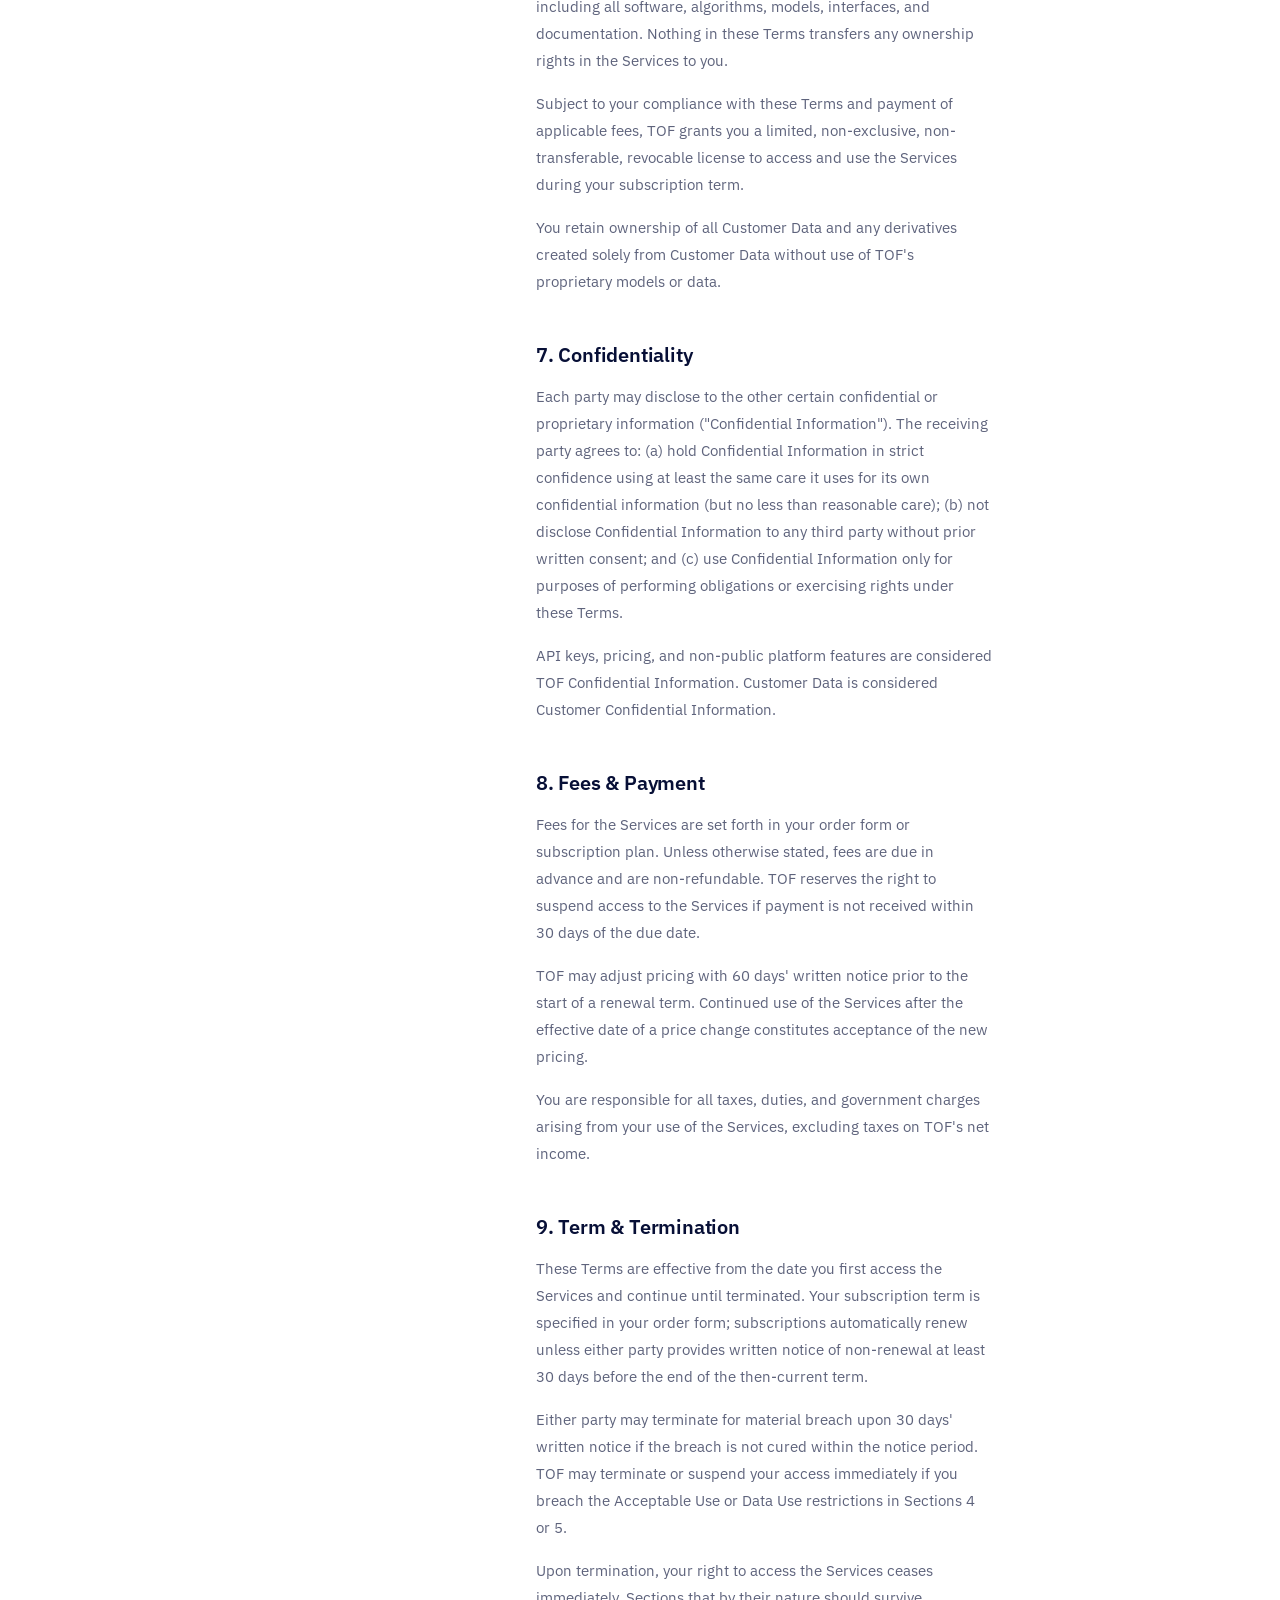
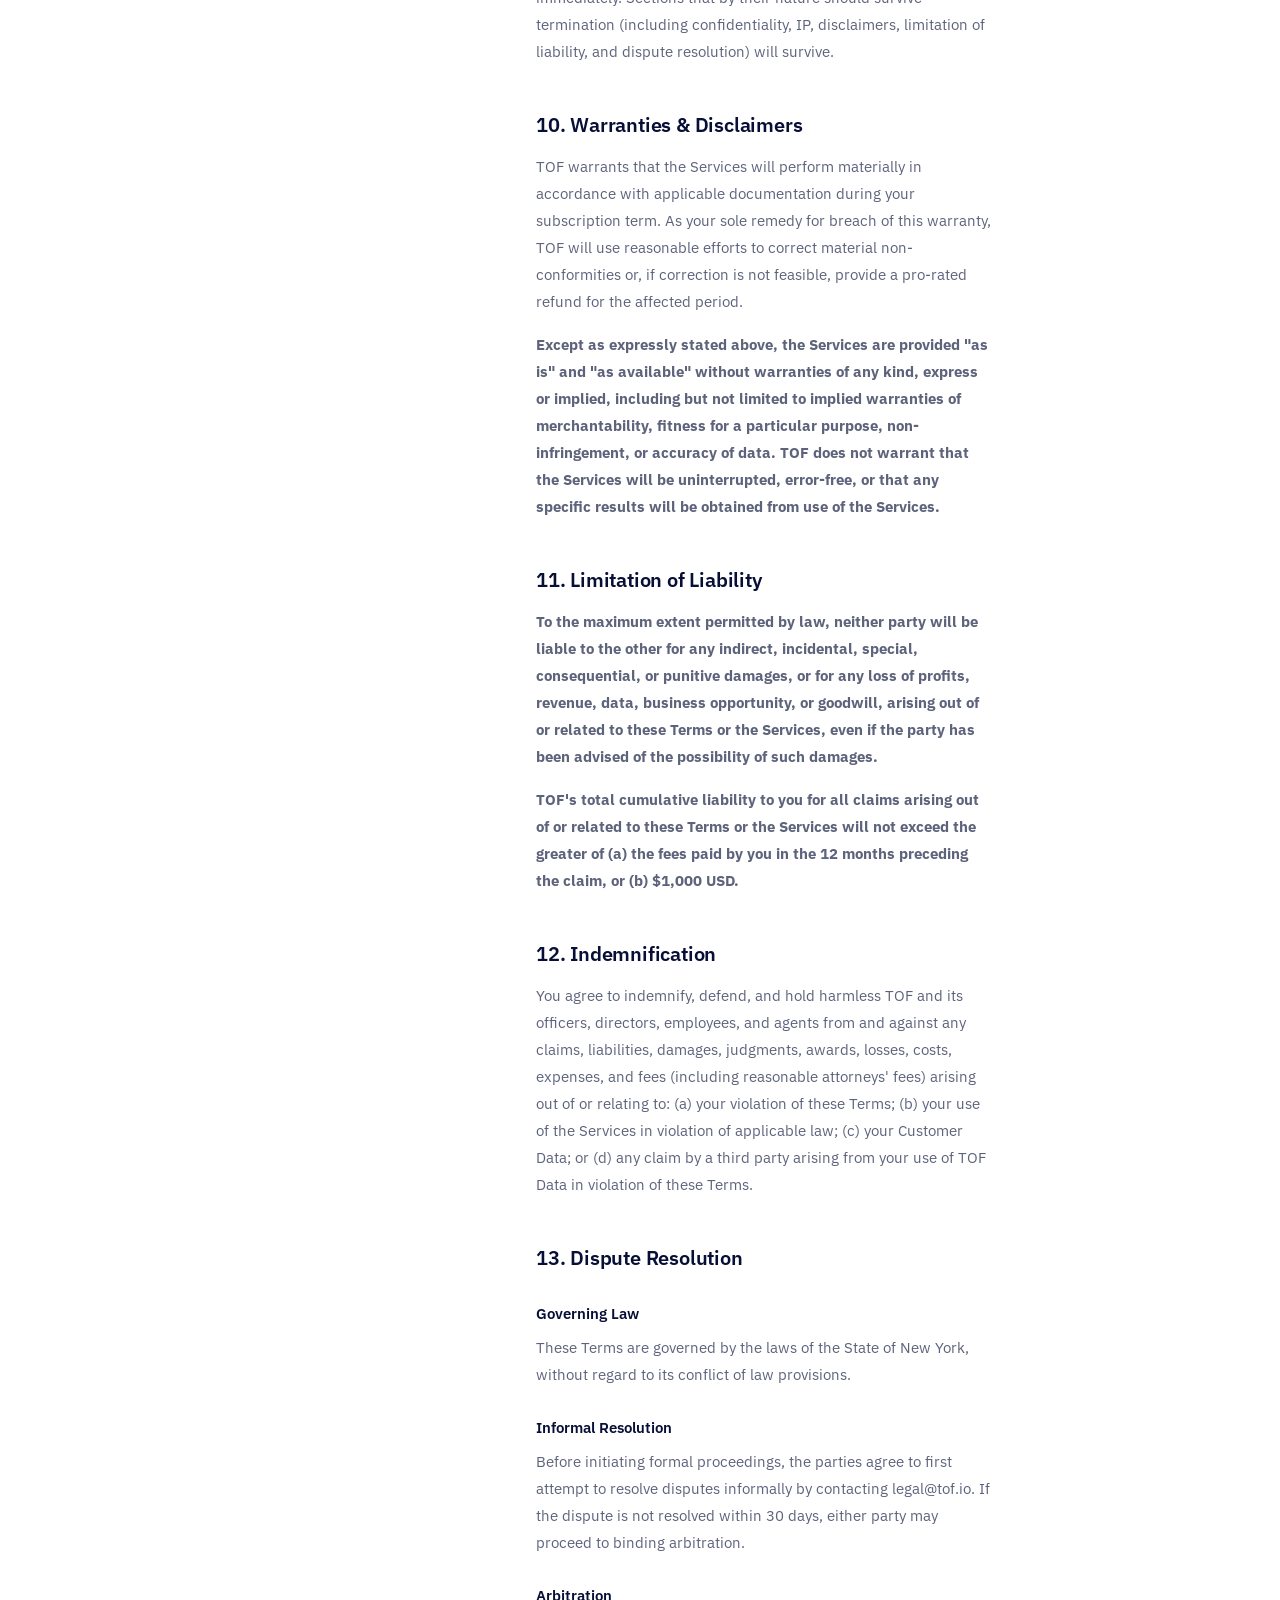
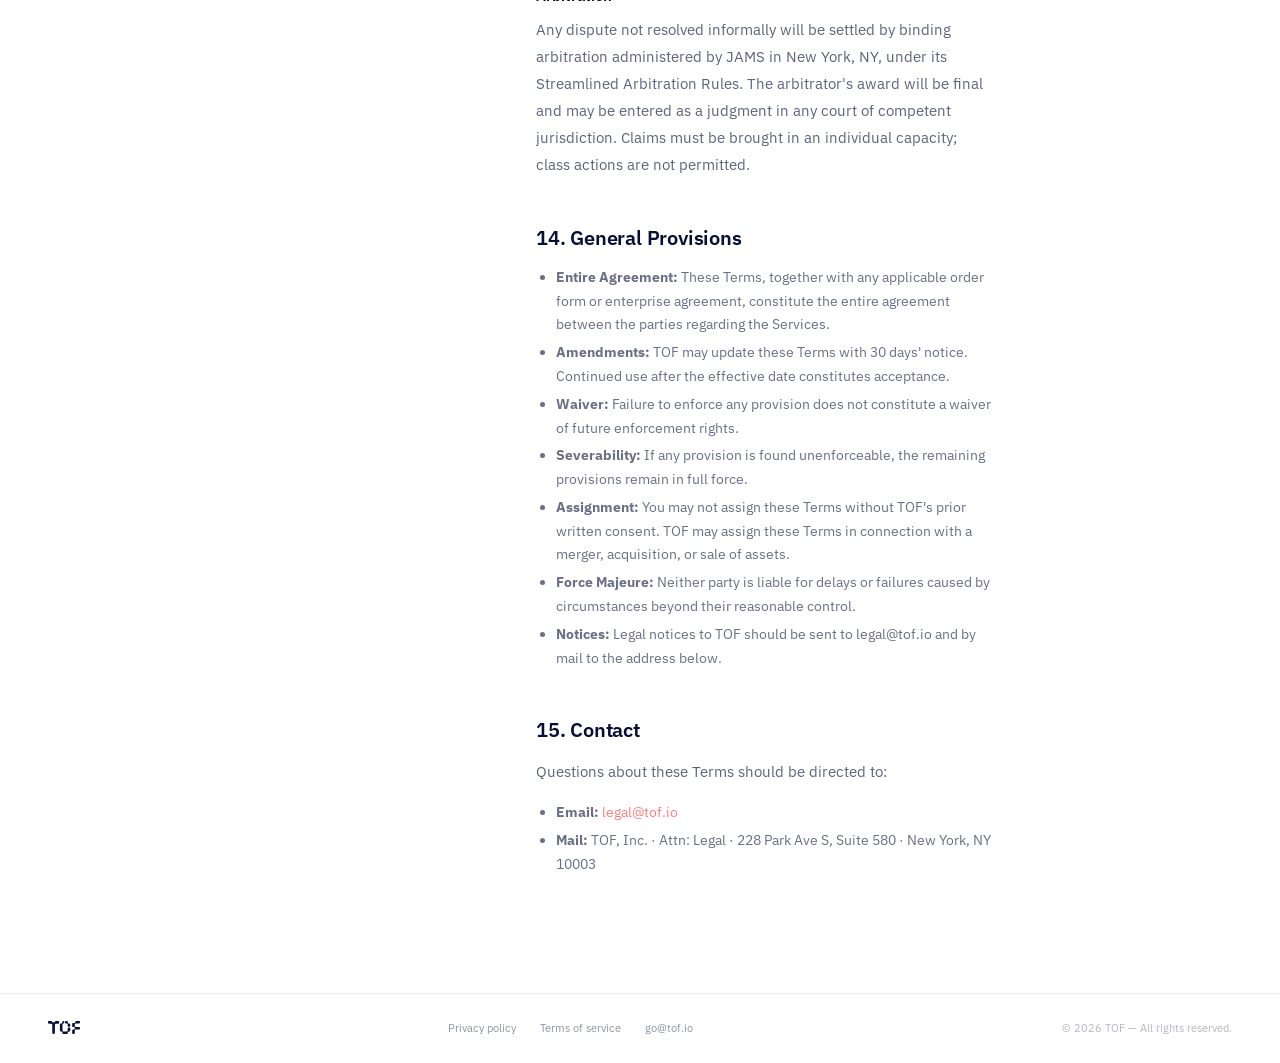
<file: terms.html>
<!DOCTYPE html>
<html lang="en">
<head>
  <meta charset="UTF-8" />
  <meta name="viewport" content="width=device-width, initial-scale=1.0" />
  <title>Terms of Service — TOF.io</title>
  <link rel="icon" type="image/png" sizes="32x32" href="favicon-32.png">
  <link rel="icon" type="image/png" sizes="16x16" href="favicon-16.png">
  <style>
    @import url('https://fonts.googleapis.com/css2?family=IBM+Plex+Sans:wght@300;400;500;600;700&family=IBM+Plex+Mono:wght@400;500;600;700&display=swap');

:root {
  --navy: #070F36;
  --cream: #FFFFFF;
  --peri: #DDE3F1;
  --coral: #FF7C7C;
  --paper: #FAFAFA;
  --graphite: #6E7180;
  --f: 'IBM Plex Sans', -apple-system, BlinkMacSystemFont, sans-serif;
  --mono: 'IBM Plex Mono', monospace;
}
*, *::before, *::after { box-sizing: border-box; margin: 0; padding: 0; }
html { scroll-behavior: auto; }
body { font-family: var(--f); background: var(--cream); color: var(--navy); -webkit-font-smoothing: antialiased; line-height: 1.6; }

nav {
  position: fixed; top: 0; left: 0; right: 0; z-index: 100;
  background: rgba(252,248,240,.92);
  backdrop-filter: blur(16px); -webkit-backdrop-filter: blur(16px);
  border-bottom: 1px solid rgba(7,15,54,.06);
  height: 60px;
  display: flex; align-items: center; justify-content: space-between;
  padding: 0 48px;
}
.nav-logo img { height: 28px; width: auto; display: block; }
.nav-back { font-size: 13px; color: rgba(7,15,54,.5); text-decoration: none; transition: color .2s; letter-spacing: .01em; }
.nav-back:hover { color: var(--navy); }

.legal-hero {
  padding: 140px 48px 60px;
  max-width: 800px; margin: 0 auto;
}
.legal-hero .tag {
  font-family: var(--mono); font-size: 10px;
  letter-spacing: .18em; text-transform: uppercase;
  color: var(--coral); margin-bottom: 16px; display: block;
}
.legal-hero h1 {
  font-size: clamp(36px, 5vw, 56px); font-weight: 700;
  letter-spacing: -.03em; line-height: 1.05; margin-bottom: 12px;
}
.legal-hero .hero-meta {
  font-family: var(--mono); font-size: 11px;
  color: rgba(7,15,54,.4); letter-spacing: .04em;
}

.content-section { max-width: 800px; margin: 0 auto; padding: 0 48px 100px; }
.content-inner { display: flex; gap: 48px; }
.toc { position: sticky; top: 80px; flex-shrink: 0; width: 200px; align-self: flex-start; }
.toc-label { font-family: var(--mono); font-size: 10px; letter-spacing: .14em; text-transform: uppercase; color: rgba(7,15,54,.4); margin-bottom: 12px; }
.toc ul { list-style: none; }
.toc li { margin-bottom: 6px; }
.toc a { font-size: 12px; color: rgba(7,15,54,.5); text-decoration: none; transition: color .2s; }
.toc a:hover { color: var(--navy); }
.prose { flex: 1; min-width: 0; }
.prose h2 { font-size: 20px; font-weight: 600; margin: 44px 0 12px; letter-spacing: -.01em; }
.prose h3 { font-size: 15px; font-weight: 600; margin: 28px 0 8px; }
.prose p { font-size: 15px; line-height: 1.8; color: rgba(7,15,54,.65); margin-bottom: 16px; }
.prose ul { margin: 0 0 16px 20px; }
.prose li { font-size: 14px; color: rgba(7,15,54,.6); line-height: 1.7; margin-bottom: 4px; }
.prose a { color: var(--coral); text-decoration: none; }
.prose a:hover { text-decoration: underline; }
.callout { background: rgba(7,15,54,.03); border-left: 2px solid var(--coral); padding: 20px 24px; margin: 24px 0; border-radius: 0 4px 4px 0; }
.callout p { margin-bottom: 0; }

footer {
  padding: 22px 48px; background: var(--cream);
  display: flex; justify-content: space-between; align-items: center;
  border-top: 1px solid rgba(7,15,54,.08);
  flex-wrap: wrap; gap: 16px;
}
.footer-logo img { height: 13px; width: auto; }
.footer-links { display: flex; gap: 24px; }
.footer-links a { font-size: 11px; color: rgba(7,15,54,.45); text-decoration: none; transition: color .2s; }
.footer-links a:hover { color: rgba(7,15,54,.75); }
.footer-right { font-size: 11px; color: rgba(7,15,54,.30); }

body::after {
  content: ''; position: fixed; inset: -200%; width: 400%; height: 400%;
  pointer-events: none; z-index: 99997; opacity: 0.025;
  background-image: url("data:image/svg+xml,%3Csvg viewBox='0 0 256 256' xmlns='http://www.w3.org/2000/svg'%3E%3Cfilter id='noise'%3E%3CfeTurbulence type='fractalNoise' baseFrequency='0.9' numOctaves='4' stitchTiles='stitch'/%3E%3C/filter%3E%3Crect width='100%25' height='100%25' filter='url(%23noise)'/%3E%3C/svg%3E");
  background-size: 180px 180px;
  animation: grain 0.8s steps(1) infinite;
}
@keyframes grain { 0%{transform:translate(0,0)} 25%{transform:translate(-2%,-3%)} 50%{transform:translate(3%,1%)} 75%{transform:translate(-1%,4%)} 100%{transform:translate(2%,-2%)} }

@media (max-width: 900px) {
  nav { padding: 0 24px; }
  .legal-hero { padding: 120px 24px 48px; }
  .content-section { padding: 0 24px 80px; }
  .content-inner { flex-direction: column; gap: 24px; }
  .toc { position: static; width: 100%; }
  footer { padding: 20px 24px; }
}

  /* ── ANNOUNCEMENT BAR ── */
  .ann-bar { position: relative; z-index: 101; display: flex; align-items: center; justify-content: center; gap: 14px; padding: 11px 24px; background: #020611; border-bottom: 1px solid rgba(255,255,255,.06); text-decoration: none; font-family: 'IBM Plex Mono', monospace; font-size: 11px; letter-spacing: .14em; text-transform: uppercase; color: #FFFFFF; transition: background .2s; }
  .ann-bar:hover { background: #04081a; }
  .ann-bar:hover .ann-arrow { transform: translateX(4px); }
  .ann-badge { background: #DDE3F1; color: #070F36; padding: 3px 8px; font-weight: 600; letter-spacing: .22em; font-size: 9px; border-radius: 1px; }
  .ann-text { color: #DDE3F1; font-weight: 500; }
  .ann-arrow { color: #FF7C7C; font-weight: 600; font-size: 13px; transition: transform .2s; }
  .ann-text-mobile { display: none; }
  @media (max-width: 700px) {
    .ann-bar { padding: 10px 14px; gap: 10px; font-size: 10px; letter-spacing: .1em; }
    .ann-text { display: none; }
    .ann-text-mobile { display: inline; color: #DDE3F1; font-weight: 500; }
  }
  </style>
</head>
<body>

  <a href="/tdtm" class="ann-bar">
    <span class="ann-badge">NEW</span>
    <span class="ann-text">[TDTM] · TALK DATA TO ME · COMING SOON</span>
    <span class="ann-text-mobile">[TDTM] · COMING SOON</span>
    <span class="ann-arrow">→</span>
  </a>

  <nav>
    <a href="/" class="nav-logo" aria-label="TOF">
      <img src="tof-logo-01.svg" height="28" alt="TOF">
    </a>
    <a href="/" class="nav-back">&larr; Back to home</a>
  </nav>

  <div class="legal-hero">
    <span class="tag">Legal</span>
    <h1>Terms of Service</h1>
    <p class="hero-meta">Effective Date: January 1, 2025 &middot; Last Updated: January 1, 2025</p>
  </div>

  <section class="content-section">
    <div class="content-inner">

      <!-- TABLE OF CONTENTS -->
      <nav class="toc" aria-label="Table of contents">
        <div class="toc-label">On this page</div>
        <ul>
          <li><a href="#acceptance">Acceptance of Terms</a></li>
          <li><a href="#services">The Services</a></li>
          <li><a href="#accounts">Accounts</a></li>
          <li><a href="#acceptable-use">Acceptable Use</a></li>
          <li><a href="#data-use">Data Use &amp; Restrictions</a></li>
          <li><a href="#ip">Intellectual Property</a></li>
          <li><a href="#confidentiality">Confidentiality</a></li>
          <li><a href="#fees">Fees &amp; Payment</a></li>
          <li><a href="#term-termination">Term &amp; Termination</a></li>
          <li><a href="#warranties">Warranties &amp; Disclaimers</a></li>
          <li><a href="#liability">Limitation of Liability</a></li>
          <li><a href="#indemnification">Indemnification</a></li>
          <li><a href="#disputes">Dispute Resolution</a></li>
          <li><a href="#general">General Provisions</a></li>
          <li><a href="#contact">Contact</a></li>
        </ul>
      </nav>

      <!-- PROSE -->
      <div class="prose">

        <h2 id="acceptance">1. Acceptance of Terms</h2>
        <p>These Terms of Service ("Terms") constitute a legally binding agreement between you or the entity you represent ("Customer," "you," or "your") and TOF, Inc. ("TOF," "we," "our," or "us") governing your access to and use of the TOF platform, APIs, data products, and related services (collectively, the "Services").</p>
        <p>By accessing or using the Services, creating an account, or clicking "I agree" (or similar), you agree to be bound by these Terms. If you are agreeing on behalf of an organization, you represent that you have authority to bind that organization. If you do not agree, do not use the Services.</p>
        <div class="callout">
          <p><strong>Enterprise customers</strong> with a separately executed Master Services Agreement or Data License Agreement: those agreements govern your use of the Services to the extent they conflict with these Terms.</p>
        </div>

        <h2 id="services">2. The Services</h2>
        <p>TOF provides a data platform that includes identity resolution, data enrichment, audience segmentation, campaign activation, and related services. The specific Services available to you depend on the subscription plan or order form you have executed with TOF.</p>
        <p>We reserve the right to modify, suspend, or discontinue any aspect of the Services at any time, with or without notice, though we will use reasonable efforts to provide advance notice of material changes to paid subscribers.</p>

        <h2 id="accounts">3. Accounts</h2>
        <h3>Registration</h3>
        <p>To access the Services, you must create an account and provide accurate, complete, and current information. You are responsible for maintaining the confidentiality of your account credentials and for all activity that occurs under your account.</p>
        <h3>Authorized Users</h3>
        <p>You may grant access to the Services to employees and contractors acting on your behalf ("Authorized Users"), subject to any seat or user limits in your subscription. You are responsible for ensuring all Authorized Users comply with these Terms.</p>
        <h3>Account Security</h3>
        <p>You must notify us immediately at <a href="mailto:security@tof.io">security@tof.io</a> if you suspect unauthorized access to your account. We are not liable for any loss or damage arising from unauthorized account access where you have not notified us promptly.</p>

        <h2 id="acceptable-use">4. Acceptable Use</h2>
        <p>You agree to use the Services only for lawful purposes and in compliance with these Terms. You may not:</p>
        <ul>
          <li>Use the Services to violate any applicable law, regulation, or third-party rights</li>
          <li>Attempt to gain unauthorized access to any part of the Services or TOF systems</li>
          <li>Use the Services to transmit malware, spam, or other harmful code</li>
          <li>Reverse engineer, decompile, or disassemble any component of the Services</li>
          <li>Resell, sublicense, or distribute data obtained through the Services except as expressly permitted</li>
          <li>Use the Services in a manner that unreasonably burdens TOF infrastructure</li>
          <li>Misrepresent your identity or affiliation in connection with the Services</li>
        </ul>

        <h2 id="data-use">5. Data Use &amp; Restrictions</h2>
        <h3>Permitted Use</h3>
        <p>Data accessed through the Services ("TOF Data") may only be used for the purposes expressly authorized in your subscription plan or order form. Permitted uses generally include marketing, advertising targeting, identity verification, and analytics within your own business operations.</p>
        <h3>Prohibited Uses</h3>
        <p>You may not use TOF Data for:</p>
        <ul>
          <li>Employment screening, tenant screening, or other purposes governed by the FCRA</li>
          <li>Determining eligibility for credit, insurance, or housing</li>
          <li>Any purpose that discriminates on the basis of protected characteristics</li>
          <li>Surveillance, stalking, or harassment of individuals</li>
          <li>Building competitive data products or services</li>
          <li>Any purpose that violates CCPA, GDPR, HIPAA, or other applicable privacy law</li>
        </ul>
        <h3>Your Data</h3>
        <p>You retain all rights to data you upload, submit, or provide to TOF ("Customer Data"). You grant TOF a limited license to process Customer Data solely to provide the Services. TOF will not use Customer Data for any other purpose without your consent.</p>

        <h2 id="ip">6. Intellectual Property</h2>
        <p>TOF retains all right, title, and interest in and to the Services, including all software, algorithms, models, interfaces, and documentation. Nothing in these Terms transfers any ownership rights in the Services to you.</p>
        <p>Subject to your compliance with these Terms and payment of applicable fees, TOF grants you a limited, non-exclusive, non-transferable, revocable license to access and use the Services during your subscription term.</p>
        <p>You retain ownership of all Customer Data and any derivatives created solely from Customer Data without use of TOF's proprietary models or data.</p>

        <h2 id="confidentiality">7. Confidentiality</h2>
        <p>Each party may disclose to the other certain confidential or proprietary information ("Confidential Information"). The receiving party agrees to: (a) hold Confidential Information in strict confidence using at least the same care it uses for its own confidential information (but no less than reasonable care); (b) not disclose Confidential Information to any third party without prior written consent; and (c) use Confidential Information only for purposes of performing obligations or exercising rights under these Terms.</p>
        <p>API keys, pricing, and non-public platform features are considered TOF Confidential Information. Customer Data is considered Customer Confidential Information.</p>

        <h2 id="fees">8. Fees &amp; Payment</h2>
        <p>Fees for the Services are set forth in your order form or subscription plan. Unless otherwise stated, fees are due in advance and are non-refundable. TOF reserves the right to suspend access to the Services if payment is not received within 30 days of the due date.</p>
        <p>TOF may adjust pricing with 60 days' written notice prior to the start of a renewal term. Continued use of the Services after the effective date of a price change constitutes acceptance of the new pricing.</p>
        <p>You are responsible for all taxes, duties, and government charges arising from your use of the Services, excluding taxes on TOF's net income.</p>

        <h2 id="term-termination">9. Term &amp; Termination</h2>
        <p>These Terms are effective from the date you first access the Services and continue until terminated. Your subscription term is specified in your order form; subscriptions automatically renew unless either party provides written notice of non-renewal at least 30 days before the end of the then-current term.</p>
        <p>Either party may terminate for material breach upon 30 days' written notice if the breach is not cured within the notice period. TOF may terminate or suspend your access immediately if you breach the Acceptable Use or Data Use restrictions in Sections 4 or 5.</p>
        <p>Upon termination, your right to access the Services ceases immediately. Sections that by their nature should survive termination (including confidentiality, IP, disclaimers, limitation of liability, and dispute resolution) will survive.</p>

        <h2 id="warranties">10. Warranties &amp; Disclaimers</h2>
        <p>TOF warrants that the Services will perform materially in accordance with applicable documentation during your subscription term. As your sole remedy for breach of this warranty, TOF will use reasonable efforts to correct material non-conformities or, if correction is not feasible, provide a pro-rated refund for the affected period.</p>
        <p><strong>Except as expressly stated above, the Services are provided "as is" and "as available" without warranties of any kind, express or implied, including but not limited to implied warranties of merchantability, fitness for a particular purpose, non-infringement, or accuracy of data. TOF does not warrant that the Services will be uninterrupted, error-free, or that any specific results will be obtained from use of the Services.</strong></p>

        <h2 id="liability">11. Limitation of Liability</h2>
        <p><strong>To the maximum extent permitted by law, neither party will be liable to the other for any indirect, incidental, special, consequential, or punitive damages, or for any loss of profits, revenue, data, business opportunity, or goodwill, arising out of or related to these Terms or the Services, even if the party has been advised of the possibility of such damages.</strong></p>
        <p><strong>TOF's total cumulative liability to you for all claims arising out of or related to these Terms or the Services will not exceed the greater of (a) the fees paid by you in the 12 months preceding the claim, or (b) $1,000 USD.</strong></p>

        <h2 id="indemnification">12. Indemnification</h2>
        <p>You agree to indemnify, defend, and hold harmless TOF and its officers, directors, employees, and agents from and against any claims, liabilities, damages, judgments, awards, losses, costs, expenses, and fees (including reasonable attorneys' fees) arising out of or relating to: (a) your violation of these Terms; (b) your use of the Services in violation of applicable law; (c) your Customer Data; or (d) any claim by a third party arising from your use of TOF Data in violation of these Terms.</p>

        <h2 id="disputes">13. Dispute Resolution</h2>
        <h3>Governing Law</h3>
        <p>These Terms are governed by the laws of the State of New York, without regard to its conflict of law provisions.</p>
        <h3>Informal Resolution</h3>
        <p>Before initiating formal proceedings, the parties agree to first attempt to resolve disputes informally by contacting legal@tof.io. If the dispute is not resolved within 30 days, either party may proceed to binding arbitration.</p>
        <h3>Arbitration</h3>
        <p>Any dispute not resolved informally will be settled by binding arbitration administered by JAMS in New York, NY, under its Streamlined Arbitration Rules. The arbitrator's award will be final and may be entered as a judgment in any court of competent jurisdiction. Claims must be brought in an individual capacity; class actions are not permitted.</p>

        <h2 id="general">14. General Provisions</h2>
        <ul>
          <li><strong>Entire Agreement:</strong> These Terms, together with any applicable order form or enterprise agreement, constitute the entire agreement between the parties regarding the Services.</li>
          <li><strong>Amendments:</strong> TOF may update these Terms with 30 days' notice. Continued use after the effective date constitutes acceptance.</li>
          <li><strong>Waiver:</strong> Failure to enforce any provision does not constitute a waiver of future enforcement rights.</li>
          <li><strong>Severability:</strong> If any provision is found unenforceable, the remaining provisions remain in full force.</li>
          <li><strong>Assignment:</strong> You may not assign these Terms without TOF's prior written consent. TOF may assign these Terms in connection with a merger, acquisition, or sale of assets.</li>
          <li><strong>Force Majeure:</strong> Neither party is liable for delays or failures caused by circumstances beyond their reasonable control.</li>
          <li><strong>Notices:</strong> Legal notices to TOF should be sent to legal@tof.io and by mail to the address below.</li>
        </ul>

        <h2 id="contact">15. Contact</h2>
        <p>Questions about these Terms should be directed to:</p>
        <ul>
          <li><strong>Email:</strong> <a href="mailto:legal@tof.io">legal@tof.io</a></li>
          <li><strong>Mail:</strong> TOF, Inc. · Attn: Legal · 228 Park Ave S, Suite 580 · New York, NY 10003</li>
        </ul>

      </div>
    </div>
  </section>

  <footer>
    <a href="/" class="footer-logo" aria-label="TOF">
      <img src="tof-logo-01.svg" height="13" alt="TOF">
    </a>
    <div class="footer-links">
      <a href="/privacy">Privacy policy</a>
      <a href="/terms">Terms of service</a>
      <a href="mailto:go@tof.io">go@tof.io</a>
    </div>
    <span class="footer-right">&copy; 2026 TOF &mdash; All rights reserved.</span>
  </footer>

</body>
</html>
</file>
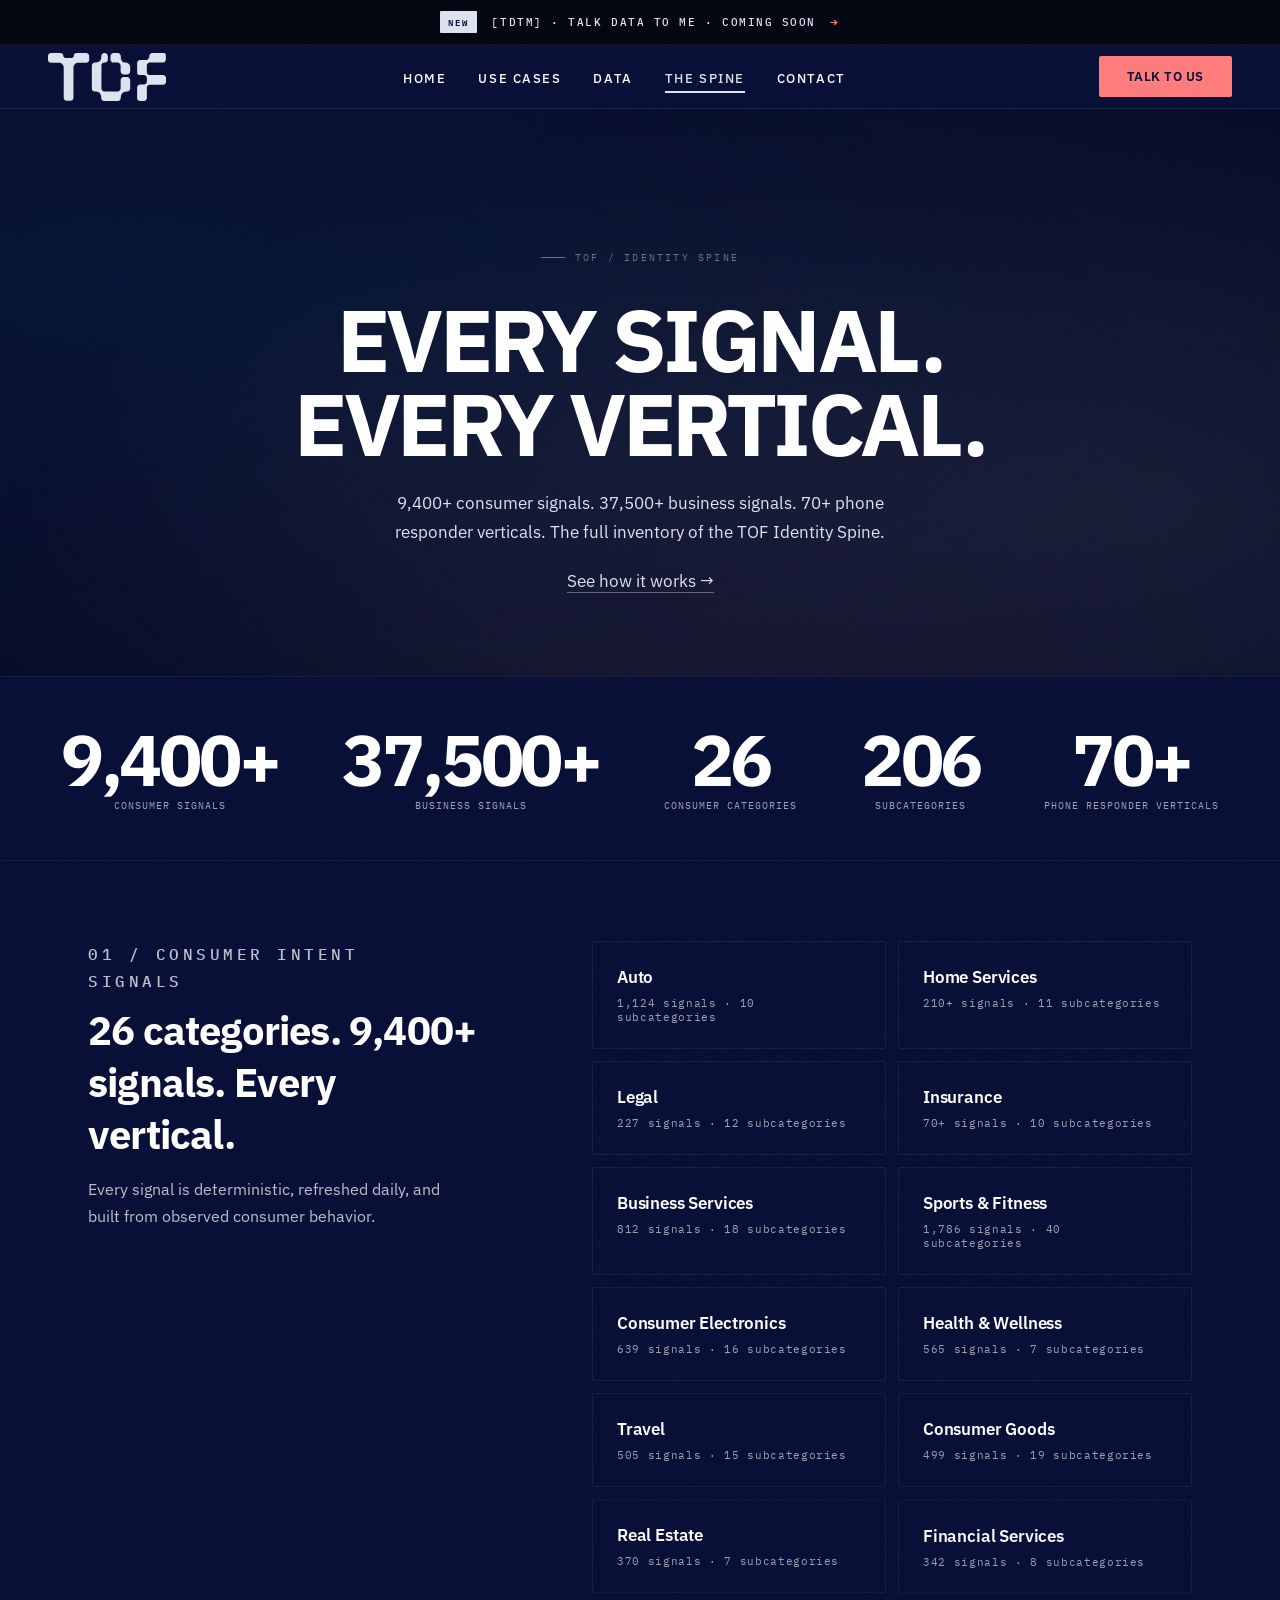
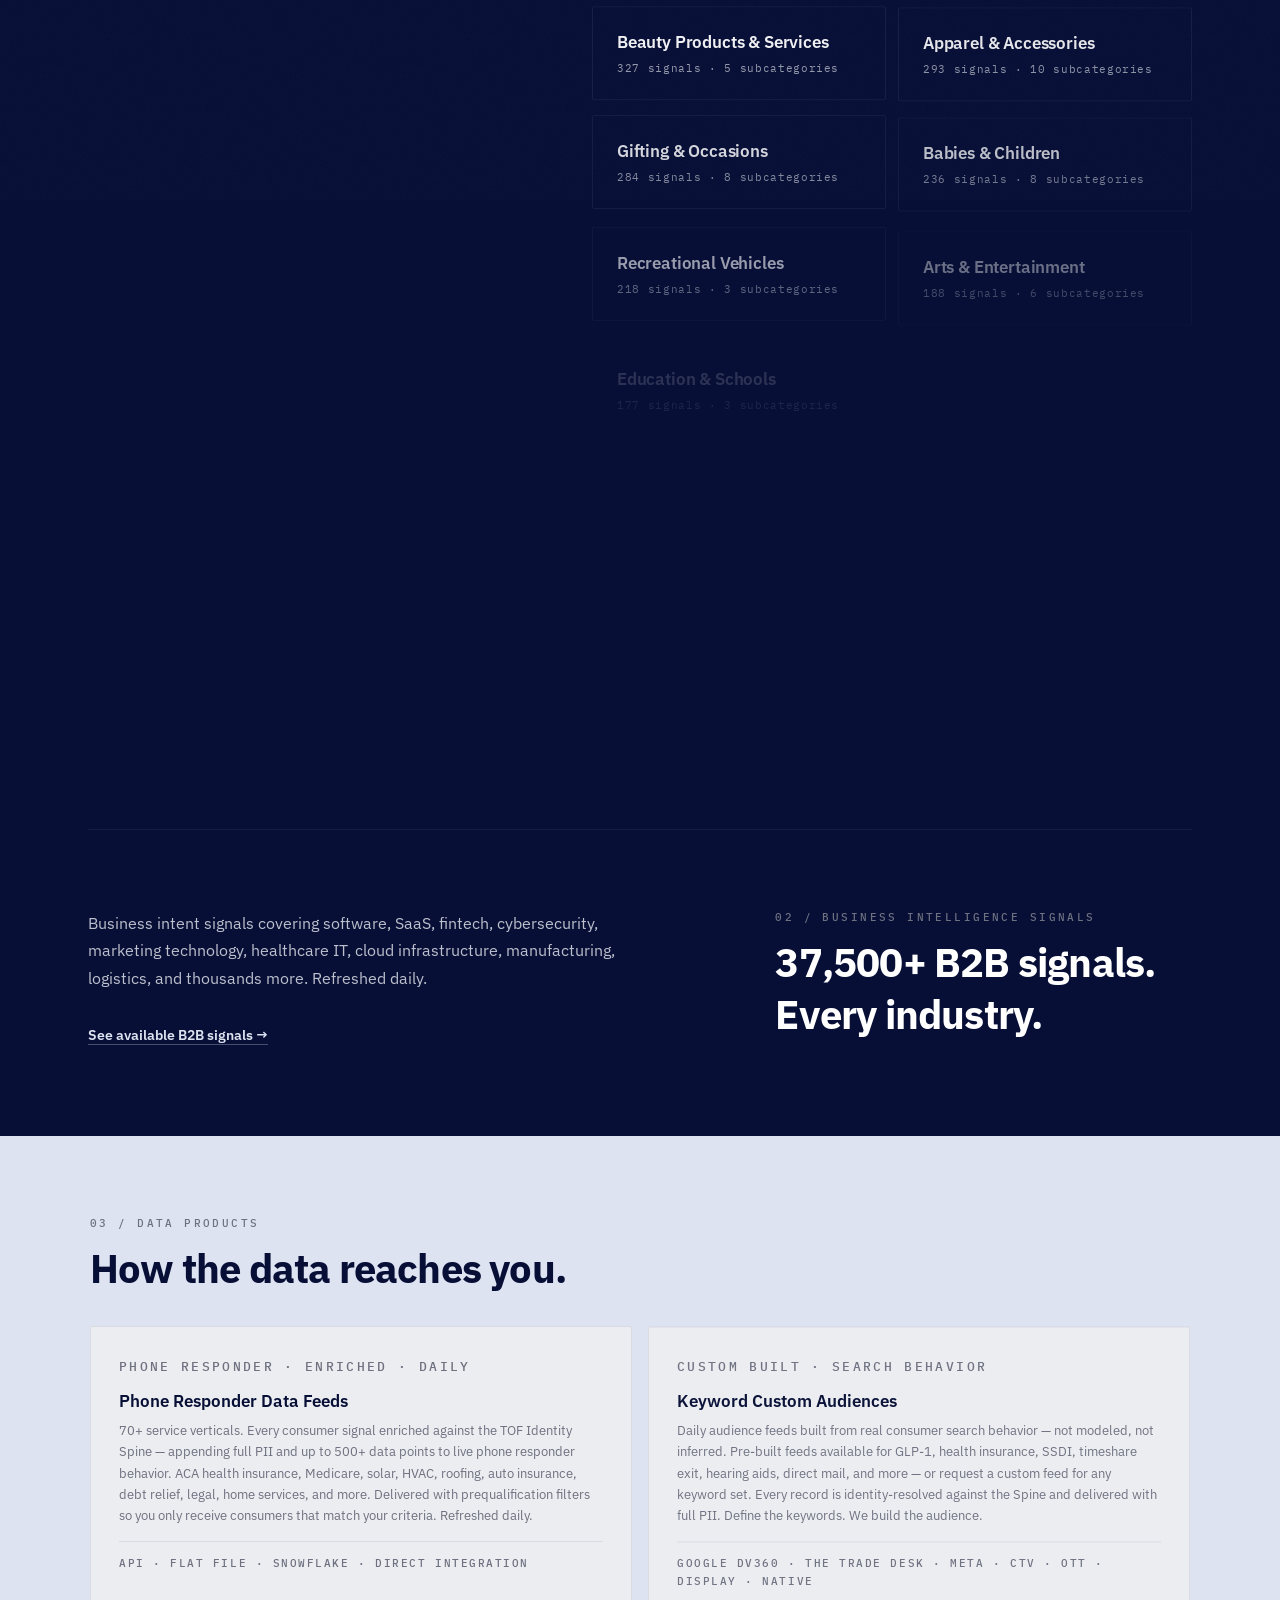
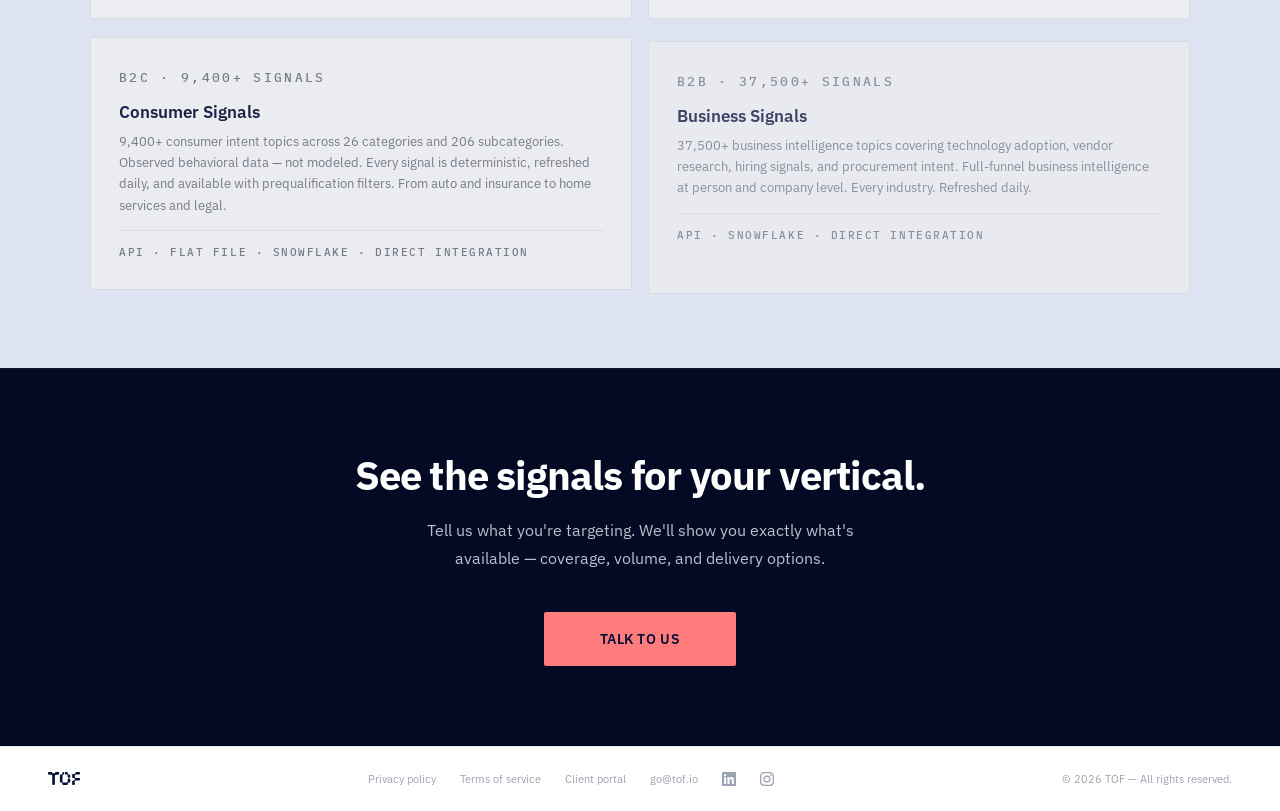
<file: the-spine.html>
<!DOCTYPE html>
<html lang="en">
<head>
<meta charset="UTF-8">
<meta name="viewport" content="width=device-width, initial-scale=1.0">
<meta name="description" content="The Spine — every signal in the TOF Identity Spine. 9,400+ consumer signals, 37,500+ business signals, 26 categories, 206 subcategories, 70+ phone responder verticals.">
<meta property="og:title" content="The Spine — Every Signal. Every Vertical.">
<meta property="og:description" content="9,400+ consumer signals. 37,500+ business signals. 70+ phone responder verticals. The full inventory of the TOF Identity Spine.">
<meta property="og:type" content="website">
<meta property="og:url" content="https://tof.io/the-spine">
<meta property="og:image" content="https://tof.io/og-image.png">
<link rel="canonical" href="https://tof.io/the-spine">
<meta name="twitter:card" content="summary_large_image">
<meta name="twitter:title" content="The Spine — Every Signal. Every Vertical.">
<meta name="twitter:description" content="9,400+ consumer signals. 37,500+ business signals. 70+ phone responder verticals.">
<meta name="twitter:image" content="https://tof.io/og-image.png">
<title>The Spine — TOF</title>
<link rel="icon" type="image/png" sizes="32x32" href="favicon-32.png">
<link rel="icon" type="image/png" sizes="16x16" href="favicon-16.png">
<link rel="preconnect" href="https://fonts.googleapis.com">
<link rel="preconnect" href="https://fonts.gstatic.com" crossorigin>
<link href="https://fonts.googleapis.com/css2?family=IBM+Plex+Sans:wght@300;400;500;600;700&family=IBM+Plex+Mono:wght@400;500&display=swap" rel="stylesheet">
<style>
  :root {
    --navy: #070F36;
    --peri: #DDE3F1;
    --cream: #FFFFFF;
    --coral: #FF7C7C;
    --paper: #FAFAFA;
    --graphite: #6E7180;
    --f: 'IBM Plex Sans', -apple-system, BlinkMacSystemFont, sans-serif;
    --mono: 'IBM Plex Mono', monospace;
  }
  *, *::before, *::after { box-sizing: border-box; margin: 0; padding: 0; }
  html { scroll-behavior: auto; }
  body { font-family: var(--f); background: var(--navy); color: var(--cream); -webkit-font-smoothing: antialiased; }

  /* ── ANNOUNCEMENT BAR ── */
  .ann-bar { position: relative; z-index: 101; display: flex; align-items: center; justify-content: center; gap: 14px; padding: 11px 24px; background: #020611; border-bottom: 1px solid rgba(255,255,255,.06); text-decoration: none; font-family: var(--mono); font-size: 11px; letter-spacing: .14em; text-transform: uppercase; color: var(--cream); transition: background .2s; }
  .ann-bar:hover { background: #04081a; }
  .ann-bar:hover .ann-arrow { transform: translateX(4px); }
  .ann-badge { background: var(--peri); color: var(--navy); padding: 3px 8px; font-weight: 600; letter-spacing: .22em; font-size: 9px; border-radius: 1px; }
  .ann-text { color: var(--peri); font-weight: 500; }
  .ann-arrow { color: var(--coral); font-weight: 600; font-size: 13px; transition: transform .2s; }
  .ann-text-mobile { display: none; }
  @media (max-width: 700px) {
    .ann-bar { padding: 10px 14px; gap: 10px; font-size: 10px; letter-spacing: .1em; }
    .ann-text { display: none; }
    .ann-text-mobile { display: inline; color: var(--peri); font-weight: 500; }
  }

  /* ── NAV ── */
  nav { position: sticky; top: 0; z-index: 100; background: #070F36; border-bottom: none; height: 64px; display: flex; align-items: center; justify-content: space-between; padding: 0 48px; box-shadow: none; border-bottom: 1px solid rgba(221,227,241,.1) !important; }
  nav::after { content: ''; position: absolute; left: 0; right: 0; bottom: 100%; height: 64px; background: linear-gradient(to top, rgba(7,15,54,0), #070F36); pointer-events: none; z-index: 99; }
  .nav-logo img { height: 48px; width: auto; display: block; }
  .nav-links { display: flex; gap: 32px; list-style: none; }
  .nav-links a { font-size: 13px; color: var(--cream); text-decoration: none; letter-spacing: .12em; transition: color .2s, border-color .2s; font-weight: 500; padding-bottom: 4px; border-bottom: 2px solid transparent; text-transform: uppercase; }
  .nav-links a:hover { color: var(--coral); border-bottom-color: var(--coral); }
  .nav-links a.active, .nav-links a[style] { border-bottom-color: var(--peri) !important; }
  .nav-cta { font-size: 13px; font-weight: 600; padding: 12px 28px; border-radius: 2px; background: var(--coral); color: var(--navy); text-decoration: none; transition: opacity .2s; letter-spacing: .04em; margin-left: 16px; text-transform: uppercase; }
  .nav-cta { transition: background .15s, color .15s !important; }
  .nav-cta:hover { background: var(--navy); color: var(--coral); }
  .hamburger { display: none; flex-direction: column; gap: 5px; cursor: pointer; background: none; border: none; padding: 6px; z-index: 101; }
  .hamburger span { display: block; width: 22px; height: 1.5px; background: rgba(252,248,240,.8); transition: all .3s ease; }
  .hamburger.open span:nth-child(1) { transform: translateY(6.5px) rotate(45deg); }
  .hamburger.open span:nth-child(2) { opacity: 0; }
  .hamburger.open span:nth-child(3) { transform: translateY(-6.5px) rotate(-45deg); }
  .mobile-nav-overlay { position: fixed; inset: 0; z-index: 99; background: rgba(7,15,54,.97); backdrop-filter: blur(20px); -webkit-backdrop-filter: blur(20px); display: flex; flex-direction: column; justify-content: center; align-items: center; gap: 12px; opacity: 0; pointer-events: none; transition: opacity .4s ease; }
  .mobile-nav-overlay.open { opacity: 1; pointer-events: auto; }
  .mobile-nav-overlay a { font-size: clamp(28px, 5vw, 40px); font-weight: 600; color: var(--cream); text-decoration: none; letter-spacing: -.02em; opacity: 0; transform: translateY(20px); }
  .mobile-nav-overlay a:hover { color: var(--coral); }
  .mobile-nav-overlay .mobile-cta { margin-top: 24px; font-size: 13px; font-weight: 600; padding: 14px 36px; border-radius: 4px; background: var(--coral); color: var(--navy); opacity: 0; transform: translateY(20px); }

  /* ── HERO ── */
  .catalog-hero { background: #040A24; padding: 140px 48px 80px; text-align: center; position: relative; overflow: hidden; }
  .catalog-hero::before { content: ''; position: absolute; inset: -50%; width: 200%; height: 200%; background: radial-gradient(ellipse at 30% 40%, rgba(33,95,176,.12) 0%, transparent 50%), radial-gradient(ellipse at 70% 60%, rgba(221,227,241,.08) 0%, transparent 45%), radial-gradient(ellipse at 50% 80%, rgba(255,124,124,.04) 0%, transparent 40%); animation: heroBreath 8s ease-in-out infinite alternate; }
  @keyframes heroBreath { 0% { transform: translate(0%, 0%) scale(1); opacity: .7; } 100% { transform: translate(-3%, -2%) scale(1.05); opacity: 1; } }
  .catalog-hero > * { position: relative; z-index: 1; }
  .catalog-hero .eyebrow { font-family: var(--mono); font-size: 10px; color: #9DA2B3; letter-spacing: .22em; text-transform: uppercase; margin-bottom: 32px; display: flex; align-items: center; justify-content: center; gap: 10px; }
  .catalog-hero .eyebrow::before { content: ''; display: inline-block; width: 24px; height: 1px; background: var(--graphite); }
  .catalog-hero .eyebrow { color: var(--graphite); }
  .catalog-hero h1 { font-family: var(--f); font-size: clamp(52px, 7vw, 88px); font-weight: 700; line-height: 0.95; letter-spacing: -.04em; color: var(--cream); margin-bottom: 24px; text-transform: uppercase; }
  .catalog-hero p { font-size: 17px; color: #DDE3F1; max-width: 560px; margin: 0 auto; line-height: 1.7; }

  /* ── STATS BAR ── */
  .stats-bar { display: flex; justify-content: center; gap: 64px; padding: 48px; background: var(--navy); border-top: 1px solid rgba(221,227,241,.06); border-bottom: 1px solid rgba(221,227,241,.06); flex-wrap: wrap; }
  .stat-item { text-align: center; }
  .stat-num { font-family: var(--f); font-size: clamp(48px, 6vw, 72px); font-weight: 700; color: var(--cream); letter-spacing: -.045em; line-height: 0.95; }
  .stat-label { font-family: var(--mono); font-size: 10px; color: #9DA2B3; letter-spacing: .1em; text-transform: uppercase; margin-top: 6px; }

  /* ── CATALOG ── */
  .catalog { padding: 80px 48px; max-width: 1200px; margin: 0 auto; }
  .catalog-layout { display: grid; grid-template-columns: 1fr 1.5fr; gap: 104px; align-items: start; }
  .catalog-left { position: sticky; top: 120px; }
  .catalog-left .catalog-section-title { margin-bottom: 8px; }
  .catalog-left h2 { margin-bottom: 16px; }
  .catalog-left p { font-size: 16px; color: #BCBFCC; line-height: 1.7; max-width: 360px; }
  .catalog-layout-flip { grid-template-columns: 1.4fr 1fr; }
  .catalog-section { margin-bottom: 64px; }
  .catalog-section-title { font-family: var(--mono); font-size: 11px; letter-spacing: .22em; text-transform: uppercase; color: var(--graphite); margin-bottom: 12px; font-weight: 500; }
  .catalog-section h2 { font-size: clamp(28px, 4vw, 40px); font-weight: 700; color: var(--cream); letter-spacing: -.02em; margin-bottom: 32px; }

  .cat-grid { display: grid; grid-template-columns: repeat(2, 1fr); gap: 12px; }
  .cat-card { padding: 24px; border: 1px solid rgba(221,227,241,.08); border-radius: 2px; cursor: pointer; transition: border-color .3s, transform .3s, box-shadow .3s; }
  .cat-card:hover { border-color: rgba(255,255,255,.35); transform: translateY(-3px); }
  .cat-card:hover .cat-card-name { color: var(--peri); }
  .cat-card-name { font-size: 17px; font-weight: 600; color: var(--cream); margin-bottom: 8px; transition: color .25s; letter-spacing: -.01em; }
  .cat-card-meta { font-family: var(--mono); font-size: 11px; color: #9DA2B3; letter-spacing: .06em; }
  .cat-card-subs { font-size: 12px; color: #9DA2B3; margin-top: 10px; line-height: 1.6; display: none; }
  .cat-card.open .cat-card-subs { display: block; }
  .cat-card.open { border-color: rgba(255,255,255,.35); }

  /* ── FEEDS ── */
  .feeds-section { background: var(--peri); padding: 80px 48px; }
  .feeds-section .catalog-section-title { color: var(--graphite); }
  .feeds-section h2 { color: var(--navy); }
  .feeds-grid { display: grid; grid-template-columns: repeat(2, 1fr); gap: 16px; max-width: 1100px; margin: 0 auto; }
  .feed-card { padding: 28px; border: 1px solid rgba(7,15,54,.08); border-radius: 2px; transition: border-color .3s, transform .3s; background: rgba(252,248,240,.5); }
  .feed-card:hover { border-color: rgba(7,15,54,.28); transform: translateY(-5px); box-shadow: 0 14px 36px rgba(7,15,54,.12); }
  .feed-card h3 { font-size: 17px; font-weight: 600; color: var(--navy); margin-bottom: 8px; }
  .feed-card p { font-size: 13px; color: #6E7180; line-height: 1.65; }
  .feed-tag { font-family: var(--mono); font-size: 10px; color: var(--graphite); letter-spacing: .18em; text-transform: uppercase; margin-bottom: 12px; display: inline-block; font-weight: 500; }

  /* ── CTA ── */
  .catalog-cta { text-align: center; padding: 80px 48px; background: #040A24; border-top: 1px solid rgba(221,227,241,.06); }
  .catalog-cta h2 { font-size: clamp(28px, 4vw, 40px); font-weight: 700; color: var(--cream); letter-spacing: -.02em; margin-bottom: 16px; }
  .catalog-cta p { font-size: 16px; color: #BCBFCC; margin-bottom: 40px; max-width: 480px; margin-left: auto; margin-right: auto; line-height: 1.7; }
  .btn-primary { font-size: 14px; font-weight: 600; padding: 18px 56px; border-radius: 2px; background: var(--coral); color: var(--navy); text-decoration: none; transition: opacity .2s; letter-spacing: .04em; display: inline-block; text-transform: uppercase; }
  .btn-primary { transition: background .15s, color .15s !important; }
  .btn-primary:hover { background: var(--navy); color: var(--coral); }

  /* ── FOOTER ── */
  footer { padding: 22px 48px; background: #FFFFFF; display: flex; justify-content: space-between; align-items: center; border-top: 1px solid rgba(7,15,54,.08); flex-wrap: wrap; gap: 16px; position: relative; overflow: hidden; z-index: 101; }
  footer > * { position: relative; z-index: 1; }
  .footer-logo img { height: 13px; width: auto; }
  .footer-links { display: flex; gap: 24px; }
  .footer-links a { font-size: 11px; color: #9DA2B3; text-decoration: none; transition: color .2s; }
  .footer-links a:hover { color: #6E7180; }
  .footer-right { font-size: 11px; color: #9DA2B3; }

  .sr-only { position: absolute; width: 1px; height: 1px; padding: 0; margin: -1px; overflow: hidden; clip: rect(0,0,0,0); white-space: nowrap; border: 0; }
  :focus-visible { outline: 2px solid var(--coral); outline-offset: 2px; }

  /* ── GRAIN ── */
  body::after { content: ''; position: fixed; inset: -200%; width: 400%; height: 400%; pointer-events: none; z-index: 99997; opacity: 0.025; background-image: url("data:image/svg+xml,%3Csvg viewBox='0 0 256 256' xmlns='http://www.w3.org/2000/svg'%3E%3Cfilter id='noise'%3E%3CfeTurbulence type='fractalNoise' baseFrequency='0.9' numOctaves='4' stitchTiles='stitch'/%3E%3C/filter%3E%3Crect width='100%25' height='100%25' filter='url(%23noise)'/%3E%3C/svg%3E"); background-size: 180px 180px; animation: grain 0.8s steps(1) infinite; }
  @keyframes grain { 0%{transform:translate(0,0)} 10%{transform:translate(-2%,-3%)} 20%{transform:translate(3%,1%)} 30%{transform:translate(-1%,4%)} 40%{transform:translate(4%,-2%)} 50%{transform:translate(-3%,3%)} 60%{transform:translate(2%,-4%)} 70%{transform:translate(-4%,1%)} 80%{transform:translate(1%,3%)} 90%{transform:translate(3%,-1%)} 100%{transform:translate(-2%,2%)} }

  /* ── REVEAL ── */
  .reveal { opacity: 0; transform: translateY(28px); transition: opacity .65s ease, transform .65s ease; }
  .reveal.in { opacity: 1; transform: translateY(0); }



  /* ── RESPONSIVE ── */
  @media (max-width: 900px) {
    nav { padding: 0 20px; height: 56px; }
    /* h1 br stays visible — heroes stack on mobile */
    .nav-links, .nav-cta { display: none; }
    .hamburger { display: flex; }
    /* Calmer grain on mobile — high-DPI screens read it denser */
    body::after { opacity: 0.012; background-size: 240px 240px; animation: none; }
    .catalog-hero { padding: 96px 16px 56px; }
    .catalog-hero .eyebrow { font-size: 9px; margin-bottom: 24px; letter-spacing: .16em; }
    .catalog-hero h1 { font-size: clamp(28px, 7.5vw, 40px); margin-bottom: 20px; line-height: 1.04; letter-spacing: -.025em; word-spacing: .04em; }
    .catalog-hero p { font-size: 15px; line-height: 1.6; }
    .stats-bar { gap: 32px; padding: 32px 20px; }
    .stat-num { font-size: 28px; }
    .catalog { padding: 48px 20px; }
    .catalog-layout { grid-template-columns: 1fr; gap: 36px; }
    .catalog-left { position: static; }
    .catalog-layout-flip { grid-template-columns: 1fr; }
    .catalog-right-b2b { position: static !important; order: 0 !important; }
    .catalog-left-b2b { order: 0 !important; }
    .cat-grid { grid-template-columns: 1fr; }
    .cat-card { padding: 16px; }
    .feeds-section { padding: 60px 20px; }
    .feeds-grid { grid-template-columns: 1fr; }
    .feed-card { padding: 20px; }
    .catalog-cta { padding: 60px 20px; }
    footer { padding: 20px 20px; flex-direction: column; align-items: flex-start; gap: 12px; }
  }
</style>
<script type="application/ld+json">
{"@context":"https://schema.org","@type":"WebPage","name":"The Spine — TOF","url":"https://tof.io/the-spine","description":"Every signal in the TOF Identity Spine. 9,400+ consumer signals, 37,500+ business signals, 70+ phone responder verticals.","isPartOf":{"@type":"WebSite","name":"TOF","url":"https://tof.io"}}
</script>
</head>
<body>

<a href="#main-content" class="sr-only" style="position:absolute;top:-100px;left:0;background:var(--coral);color:var(--navy);padding:8px 16px;z-index:99999;font-size:14px;text-decoration:none;" onfocus="this.style.top='0'" onblur="this.style.top='-100px'">Skip to content</a>

<!-- ANNOUNCEMENT BAR -->
<a href="/tdtm" class="ann-bar">
  <span class="ann-badge">NEW</span>
  <span class="ann-text">[TDTM] · TALK DATA TO ME · COMING SOON</span>
  <span class="ann-text-mobile">[TDTM] · COMING SOON</span>
  <span class="ann-arrow">→</span>
</a>

<!-- NAV -->
<nav>
  <a href="/" class="nav-logo" aria-label="TOF">
    <img src="tof-logo-02.svg" height="48" alt="TOF">
  </a>
  <ul class="nav-links">
    <li><a href="/">Home</a></li>
    <li><a href="/use-cases">Use Cases</a></li>
    <li><a href="/data">Data</a></li>
    <li><a href="/the-spine" style="color:var(--peri);">The Spine</a></li>
    <li><a href="#" data-open-form>Contact</a></li>
  </ul>
  <a href="#" class="nav-cta" data-open-form>Talk to us</a>
  <button class="hamburger" id="hamburger" aria-label="Menu"><span></span><span></span><span></span></button>
</nav>

<!-- MOBILE NAV -->
<div class="mobile-nav-overlay" id="mobile-nav">
  <a href="/">Home</a>
  <a href="/use-cases">Use Cases</a>
  <a href="/data">Data</a>
  <a href="/the-spine">The Spine</a>
  <a href="#" data-open-form>Contact</a>
  <a href="#" class="mobile-cta" data-open-form>Talk to us</a>
</div>

<!-- HERO -->
<section class="catalog-hero" id="main-content">
  <p class="eyebrow">TOF / IDENTITY SPINE</p>
  <h1>Every signal. <br>Every vertical.</h1>
  <p>9,400+ consumer signals. 37,500+ business signals. 70+ phone responder verticals. The full inventory of the TOF Identity Spine.</p>
  <p style="margin-top:20px;"><a href="/data" style="color:var(--peri);text-decoration:none;border-bottom:1px solid rgba(221,227,241,.4);white-space:nowrap;">See how it works →</a></p>
</section>

<!-- STATS -->
<div class="stats-bar">
  <div class="stat-item">
    <p class="stat-num">9,400+</p>
    <p class="stat-label">Consumer Signals</p>
  </div>
  <div class="stat-item">
    <p class="stat-num">37,500+</p>
    <p class="stat-label">Business Signals</p>
  </div>
  <div class="stat-item">
    <p class="stat-num">26</p>
    <p class="stat-label">Consumer Categories</p>
  </div>
  <div class="stat-item">
    <p class="stat-num">206</p>
    <p class="stat-label">Subcategories</p>
  </div>
  <div class="stat-item">
    <p class="stat-num">70+</p>
    <p class="stat-label">Phone Responder Verticals</p>
  </div>
</div>

<!-- CONSUMER SIGNALS -->
<div class="catalog">
  <div class="catalog-layout">
    <div class="catalog-left reveal">
      <p class="catalog-section-title">01 / CONSUMER INTENT SIGNALS</p>
      <h2 style="color:var(--cream); font-size:clamp(28px, 4vw, 40px); font-weight:700; letter-spacing:-.02em; margin-bottom:16px;">26 categories. 9,400+ signals. Every vertical.</h2>
      <p>Every signal is deterministic, refreshed daily, and built from observed consumer behavior.</p>
    </div>
    <div>
    <div class="cat-grid">
      <div class="cat-card" onclick="this.classList.toggle('open')">
        <p class="cat-card-name">Auto</p>
        <p class="cat-card-meta">1,124 signals · 10 subcategories</p>
        <p class="cat-card-subs">American Brand · Electric & Hybrids · Family Friendly · Foreign Brand · Luxury · Parts & Services · SUVs · Sports Car · Trucks · Vehicle Types</p>
      </div>
      <div class="cat-card" onclick="this.classList.toggle('open')">
        <p class="cat-card-name">Home Services</p>
        <p class="cat-card-meta">210+ signals · 11 subcategories</p>
        <p class="cat-card-subs">Heating & Cooling · Plumbing & Electrical · Roofing · Windows & Doors · Solar Installation · Pest Control · Landscape & Lawn · Cleaning · Locksmith · Remodeling · Emergency Repair</p>
      </div>
      <div class="cat-card" onclick="this.classList.toggle('open')">
        <p class="cat-card-name">Legal</p>
        <p class="cat-card-meta">227 signals · 12 subcategories</p>
        <p class="cat-card-subs">Personal Injury · SSDI & Disability · Family Law · Workers' Comp · Medical Malpractice · Car Accident · Wrongful Death · Mass Tort · Named Firms · Tax Attorney · Real Estate Attorney</p>
      </div>
      <div class="cat-card" onclick="this.classList.toggle('open')">
        <p class="cat-card-name">Insurance</p>
        <p class="cat-card-meta">70+ signals · 10 subcategories</p>
        <p class="cat-card-subs">Auto Insurance · Health Insurance · Medicare · Life Insurance · Final Expense · Home Insurance · Flood Insurance · Accident Insurance · Named Carriers · Life Settlements</p>
      </div>
      <div class="cat-card" onclick="this.classList.toggle('open')">
        <p class="cat-card-name">Business Services</p>
        <p class="cat-card-meta">812 signals · 18 subcategories</p>
        <p class="cat-card-subs">Child Care · Cleaning · Dating · Employment · Health & Wellness · HVAC · Home Services · Insurance · Landscape & Lawn · Legal · Pest Control · Pet · Photography · Plumbing & Electrical · Remodeling · Tax</p>
      </div>
      <div class="cat-card" onclick="this.classList.toggle('open')">
        <p class="cat-card-name">Sports & Fitness</p>
        <p class="cat-card-meta">1,786 signals · 40 subcategories</p>
        <p class="cat-card-subs">Baseball · Basketball · Camping & Hiking · Electric Ridables · Equestrian · Fishing · Football · Golf · Gym Membership · Home Gym · Hunting · Jet Skis · Mountain Bikes · Personal Training · Scuba · Skiing & Snowboards · Soccer · Tennis</p>
      </div>
      <div class="cat-card" onclick="this.classList.toggle('open')">
        <p class="cat-card-name">Consumer Electronics</p>
        <p class="cat-card-meta">639 signals · 16 subcategories</p>
        <p class="cat-card-subs">Audio & Video · Cell Phones · Computers & Software · Drones · Gaming · Security & Privacy · Smart Home · VR & Wearables</p>
      </div>
      <div class="cat-card" onclick="this.classList.toggle('open')">
        <p class="cat-card-name">Health & Wellness</p>
        <p class="cat-card-meta">565 signals · 7 subcategories</p>
        <p class="cat-card-subs">Diet & Weight Loss · Injuries · Medication · Personal Care · Services · Symptoms</p>
      </div>
      <div class="cat-card" onclick="this.classList.toggle('open')">
        <p class="cat-card-name">Travel</p>
        <p class="cat-card-meta">505 signals · 15 subcategories</p>
        <p class="cat-card-subs">Cruises · Domestic · Expeditions · International · Island Getaways · Luxury Hotels · Popular Destinations · Rental Cars</p>
      </div>
      <div class="cat-card" onclick="this.classList.toggle('open')">
        <p class="cat-card-name">Consumer Goods</p>
        <p class="cat-card-meta">499 signals · 19 subcategories</p>
        <p class="cat-card-subs">Collectibles · Home & Garden · Luxury Buyers · Remodeling & Construction · Utilities</p>
      </div>
      <div class="cat-card" onclick="this.classList.toggle('open')">
        <p class="cat-card-name">Real Estate</p>
        <p class="cat-card-meta">370 signals · 7 subcategories</p>
        <p class="cat-card-subs">Investing · Property Type · Purchasing Land · Purchasing a Home · Vacation Home · Selling Real Estate · Selling a Home</p>
      </div>
      <div class="cat-card" onclick="this.classList.toggle('open')">
        <p class="cat-card-name">Financial Services</p>
        <p class="cat-card-meta">342 signals · 8 subcategories</p>
        <p class="cat-card-subs">Banking & Credit · Credit Cards · Financial Advisory · Insurance · Investment & Brokerage · Retirement & College Savings · Tax Planning · Wealth Management</p>
      </div>
      <div class="cat-card" onclick="this.classList.toggle('open')">
        <p class="cat-card-name">Beauty Products & Services</p>
        <p class="cat-card-meta">327 signals · 5 subcategories</p>
        <p class="cat-card-subs">Beauty Services · Cosmetic Services · Cosmetics & Fragrances · Personal Care Products · Skin & Hair Care</p>
      </div>
      <div class="cat-card" onclick="this.classList.toggle('open')">
        <p class="cat-card-name">Apparel & Accessories</p>
        <p class="cat-card-meta">293 signals · 10 subcategories</p>
        <p class="cat-card-subs">Bags & Wallets · Bargain Hunters · Brand Conscious · Clothing · Eyewear · Footwear · High End · Jewelry · Watches</p>
      </div>
      <div class="cat-card" onclick="this.classList.toggle('open')">
        <p class="cat-card-name">Gifting & Occasions</p>
        <p class="cat-card-meta">284 signals · 8 subcategories</p>
        <p class="cat-card-subs">Bar Mitzvah · Birthday · Charities & Nonprofits · Family Gifting · Honeymoon · Political Donations · Seasonal · Wedding Planning</p>
      </div>
      <div class="cat-card" onclick="this.classList.toggle('open')">
        <p class="cat-card-name">Babies & Children</p>
        <p class="cat-card-meta">236 signals · 8 subcategories</p>
        <p class="cat-card-subs">Apparel · Diapering & Care · Educational Products · Food & Nutrition · Furniture · Safety · Strollers & Car Seats · Toys</p>
      </div>
      <div class="cat-card" onclick="this.classList.toggle('open')">
        <p class="cat-card-name">Recreational Vehicles</p>
        <p class="cat-card-meta">218 signals · 3 subcategories</p>
        <p class="cat-card-subs">Boats · RVs, Campers & Motorhomes · Yachts</p>
      </div>
      <div class="cat-card" onclick="this.classList.toggle('open')">
        <p class="cat-card-name">Arts & Entertainment</p>
        <p class="cat-card-meta">188 signals · 6 subcategories</p>
        <p class="cat-card-subs">Animation · Arts · Books & Literature · Music · Pop Culture · TV & Film</p>
      </div>
      <div class="cat-card" onclick="this.classList.toggle('open')">
        <p class="cat-card-name">Education & Schools</p>
        <p class="cat-card-meta">177 signals · 3 subcategories</p>
        <p class="cat-card-subs">College · Type · Other</p>
      </div>
      <div class="cat-card" onclick="this.classList.toggle('open')">
        <p class="cat-card-name">Interest</p>
        <p class="cat-card-meta">167 signals · Hobbies & Leisure</p>
      </div>
      <div class="cat-card" onclick="this.classList.toggle('open')">
        <p class="cat-card-name">Food & Beverage</p>
        <p class="cat-card-meta">158 signals · 5 subcategories</p>
        <p class="cat-card-subs">Cooking · Food Products · Food Services · Houseware · Spirits</p>
      </div>
      <div class="cat-card" onclick="this.classList.toggle('open')">
        <p class="cat-card-name">Entertainment</p>
        <p class="cat-card-meta">47 signals · Activities & Events</p>
      </div>
      <div class="cat-card" onclick="this.classList.toggle('open')">
        <p class="cat-card-name">Lifestyle</p>
        <p class="cat-card-meta">43 signals · 14 subcategories</p>
        <p class="cat-card-subs">Bohemian · College Life · Country Club · DIY · Green Living · Healthy Living · Luxury · Military · Senior Living</p>
      </div>
      <div class="cat-card" onclick="this.classList.toggle('open')">
        <p class="cat-card-name">Politics & Society</p>
        <p class="cat-card-meta">30 signals</p>
      </div>
      <div class="cat-card" onclick="this.classList.toggle('open')">
        <p class="cat-card-name">Animal Lovers</p>
        <p class="cat-card-meta">23 signals · 6 subcategories</p>
        <p class="cat-card-subs">Cats · Dogs · Horses · Pets · Reptiles</p>
      </div>
    </div>
    </div>
  </div>

  <!-- B2B SIGNALS -->
  <div class="catalog-layout catalog-layout-flip" style="margin-top:80px; padding-top:80px; border-top:1px solid rgba(221,227,241,.06);">
    <div class="catalog-left-b2b reveal" style="order:1;">
      <p style="font-size:16px; color:#BCBFCC; line-height:1.7; margin-bottom:32px;">Business intent signals covering software, SaaS, fintech, cybersecurity, marketing technology, healthcare IT, cloud infrastructure, manufacturing, logistics, and thousands more. Refreshed daily.</p>
      <a href="#" data-open-form style="font-size:14px; font-weight:600; color:var(--peri); text-decoration:none; border-bottom:1px solid rgba(221,227,241,.3);">See available B2B signals →</a>
    </div>
    <div class="catalog-right-b2b reveal" style="order:2; position:sticky; top:120px;">
      <p class="catalog-section-title">02 / BUSINESS INTELLIGENCE SIGNALS</p>
      <h2 style="color:var(--cream); font-size:clamp(28px, 4vw, 40px); font-weight:700; letter-spacing:-.02em; margin-bottom:16px;">37,500+ B2B signals. Every industry.</h2>
    </div>
  </div>

</div>

<!-- DATA PRODUCTS (peri) -->
<div class="feeds-section">
  <div class="catalog-section reveal" style="max-width:1100px; margin:0 auto;">
    <p class="catalog-section-title">03 / DATA PRODUCTS</p>
    <h2>How the data reaches you.</h2>
    <div class="feeds-grid">
      <div class="feed-card">
        <p class="feed-tag">Phone Responder · Enriched · Daily</p>
        <h3>Phone Responder Data Feeds</h3>
        <p>70+ service verticals. Every consumer signal enriched against the TOF Identity Spine — appending full PII and up to 500+ data points to live phone responder behavior. ACA health insurance, Medicare, solar, HVAC, roofing, auto insurance, debt relief, legal, home services, and more. Delivered with prequalification filters so you only receive consumers that match your criteria. Refreshed daily.</p>
        <p style="font-family:var(--mono);font-size:11px;color:var(--graphite);letter-spacing:.14em;margin-top:14px;padding-top:12px;border-top:1px solid rgba(7,15,54,.08);text-transform:uppercase;font-weight:500;">API · Flat File · Snowflake · Direct Integration</p>
      </div>
      <div class="feed-card">
        <p class="feed-tag">Custom Built · Search Behavior</p>
        <h3>Keyword Custom Audiences</h3>
        <p>Daily audience feeds built from real consumer search behavior — not modeled, not inferred. Pre-built feeds available for GLP-1, health insurance, SSDI, timeshare exit, hearing aids, direct mail, and more — or request a custom feed for any keyword set. Every record is identity-resolved against the Spine and delivered with full PII. Define the keywords. We build the audience.</p>
        <p style="font-family:var(--mono);font-size:11px;color:var(--graphite);letter-spacing:.14em;margin-top:14px;padding-top:12px;border-top:1px solid rgba(7,15,54,.08);text-transform:uppercase;font-weight:500;">Google DV360 · The Trade Desk · Meta · CTV · OTT · Display · Native</p>
      </div>
      <div class="feed-card">
        <p class="feed-tag">B2C · 9,400+ Signals</p>
        <h3>Consumer Signals</h3>
        <p>9,400+ consumer intent topics across 26 categories and 206 subcategories. Observed behavioral data — not modeled. Every signal is deterministic, refreshed daily, and available with prequalification filters. From auto and insurance to home services and legal.</p>
        <p style="font-family:var(--mono);font-size:11px;color:var(--graphite);letter-spacing:.14em;margin-top:14px;padding-top:12px;border-top:1px solid rgba(7,15,54,.08);text-transform:uppercase;font-weight:500;">API · Flat File · Snowflake · Direct Integration</p>
      </div>
      <div class="feed-card">
        <p class="feed-tag">B2B · 37,500+ Signals</p>
        <h3>Business Signals</h3>
        <p>37,500+ business intelligence topics covering technology adoption, vendor research, hiring signals, and procurement intent. Full-funnel business intelligence at person and company level. Every industry. Refreshed daily.</p>
        <p style="font-family:var(--mono);font-size:11px;color:var(--graphite);letter-spacing:.14em;margin-top:14px;padding-top:12px;border-top:1px solid rgba(7,15,54,.08);text-transform:uppercase;font-weight:500;">API · Snowflake · Direct Integration</p>
      </div>
    </div>
  </div>
</div>

<!-- CTA -->
<section class="catalog-cta">
  <h2>See the signals for your vertical.</h2>
  <p>Tell us what you're targeting. We'll show you exactly what's available — coverage, volume, and delivery options.</p>
  <a href="#" class="btn-primary" data-open-form>Talk to us</a>
</section>

<!-- FOOTER -->
<footer>
  <a href="/" class="footer-logo" aria-label="TOF">
    <img src="tof-logo-01.svg" height="13" alt="TOF">
  </a>
  <div class="footer-links">
    <a href="/privacy">Privacy policy</a>
    <a href="/terms">Terms of service</a>
    <a href="https://my.tof.io" target="_blank">Client portal</a>
    <a href="mailto:go@tof.io">go@tof.io</a>
    <a href="https://www.linkedin.com/company/tof-audiences" target="_blank" rel="noopener" aria-label="LinkedIn" style="display:inline-flex;align-items:center;"><svg width="14" height="14" viewBox="0 0 24 24" fill="#9DA2B3" xmlns="http://www.w3.org/2000/svg"><path d="M20.447 20.452h-3.554v-5.569c0-1.328-.027-3.037-1.852-3.037-1.853 0-2.136 1.445-2.136 2.939v5.667H9.351V9h3.414v1.561h.046c.477-.9 1.637-1.85 3.37-1.85 3.601 0 4.267 2.37 4.267 5.455v6.286zM5.337 7.433a2.062 2.062 0 01-2.063-2.065 2.064 2.064 0 112.063 2.065zm1.782 13.019H3.555V9h3.564v11.452zM22.225 0H1.771C.792 0 0 .774 0 1.729v20.542C0 23.227.792 24 1.771 24h20.451C23.2 24 24 23.227 24 22.271V1.729C24 .774 23.2 0 22.222 0h.003z"/></svg></a>
    <a href="https://www.instagram.com/tof.audiences" target="_blank" rel="noopener" aria-label="Instagram" style="display:inline-flex;align-items:center;"><svg width="14" height="14" viewBox="0 0 24 24" fill="#9DA2B3" xmlns="http://www.w3.org/2000/svg"><path d="M12 2.163c3.204 0 3.584.012 4.85.07 3.252.148 4.771 1.691 4.919 4.919.058 1.265.069 1.645.069 4.849 0 3.205-.012 3.584-.069 4.849-.149 3.225-1.664 4.771-4.919 4.919-1.266.058-1.644.07-4.85.07-3.204 0-3.584-.012-4.849-.07-3.26-.149-4.771-1.699-4.919-4.92-.058-1.265-.07-1.644-.07-4.849 0-3.204.013-3.583.07-4.849.149-3.227 1.664-4.771 4.919-4.919 1.266-.057 1.645-.069 4.849-.069zM12 0C8.741 0 8.333.014 7.053.072 2.695.272.273 2.69.073 7.052.014 8.333 0 8.741 0 12c0 3.259.014 3.668.072 4.948.2 4.358 2.618 6.78 6.98 6.98C8.333 23.986 8.741 24 12 24c3.259 0 3.668-.014 4.948-.072 4.354-.2 6.782-2.618 6.979-6.98.059-1.28.073-1.689.073-4.948 0-3.259-.014-3.667-.072-4.947-.196-4.354-2.617-6.78-6.979-6.98C15.668.014 15.259 0 12 0zm0 5.838a6.162 6.162 0 100 12.324 6.162 6.162 0 000-12.324zM12 16a4 4 0 110-8 4 4 0 010 8zm6.406-11.845a1.44 1.44 0 100 2.881 1.44 1.44 0 000-2.881z"/></svg></a>
  </div>
  <span class="footer-right">© 2026 TOF — All rights reserved.</span>
</footer>

<!-- SLIDE-IN FORM PANEL -->
<div class="form-panel-overlay" id="form-panel-overlay" style="position:fixed;inset:0;background:rgba(4,10,36,.6);z-index:9998;opacity:0;pointer-events:none;transition:opacity .35s;"></div>
<div class="form-panel" id="form-panel" role="dialog" aria-modal="true" style="position:fixed;top:0;right:0;bottom:0;width:460px;max-width:90vw;background:#070F36;z-index:9999;transform:translateX(100%);transition:transform .45s cubic-bezier(.4,0,.2,1);padding:48px 36px;overflow-y:auto;display:flex;flex-direction:column;">
  <button class="form-panel-close" id="form-panel-close" aria-label="Close" style="position:absolute;top:20px;right:20px;background:none;border:none;color:#9DA2B3;font-size:24px;cursor:pointer;line-height:1;padding:4px;">×</button>
  <h3 style="font-size:clamp(24px,3vw,32px);font-weight:700;color:var(--cream);letter-spacing:-.02em;line-height:1.1;margin-bottom:8px;">Talk to the<br>data team.</h3>
  <p style="font-size:14px;color:#9DA2B3;line-height:1.65;margin-bottom:32px;">Tell us your use case. We'll show you what TOF looks like in your channel.</p>
  <form class="form" action="https://formspree.io/f/xpqojbny" method="POST" style="flex:1;display:flex;flex-direction:column;gap:12px;">
    <input type="hidden" name="_next" value="https://tof.io">
    <input type="hidden" name="_subject" value="New TOF Inquiry — The Spine">
    <input type="text" name="_gotcha" style="display:none" tabindex="-1" aria-hidden="true">
    <div style="display:grid;grid-template-columns:1fr 1fr;gap:12px;">
      <div><label for="cat-name" class="sr-only">Your name</label><input type="text" id="cat-name" name="name" placeholder="Your name" required autocomplete="name" style="background:rgba(221,227,241,.05);border:1px solid rgba(221,227,241,.15);border-radius:4px;padding:12px 16px;font-size:14px;color:var(--cream);font-family:var(--f);outline:none;width:100%;"></div>
      <div><label for="cat-email" class="sr-only">Work email</label><input type="email" id="cat-email" name="email" placeholder="Work email" required autocomplete="email" style="background:rgba(221,227,241,.05);border:1px solid rgba(221,227,241,.15);border-radius:4px;padding:12px 16px;font-size:14px;color:var(--cream);font-family:var(--f);outline:none;width:100%;"></div>
    </div>
    <label for="cat-company" class="sr-only">Company</label><input type="text" id="cat-company" name="company" placeholder="Company" autocomplete="organization" style="background:rgba(221,227,241,.05);border:1px solid rgba(221,227,241,.15);border-radius:4px;padding:12px 16px;font-size:14px;color:var(--cream);font-family:var(--f);outline:none;width:100%;">
    <label for="cat-challenge" class="sr-only">What are you trying to solve?</label><input type="text" id="cat-challenge" name="challenge" placeholder="What verticals are you targeting?" style="background:rgba(221,227,241,.05);border:1px solid rgba(221,227,241,.15);border-radius:4px;padding:12px 16px;font-size:14px;color:var(--cream);font-family:var(--f);outline:none;width:100%;">
    <button type="submit" style="background:var(--coral);color:var(--navy);border:none;border-radius:4px;padding:13px 28px;font-size:13px;font-weight:500;font-family:var(--f);cursor:pointer;width:100%;text-align:center;">Talk to us</button>
    <p style="font-family:var(--mono);font-size:10px;color:#6E7180;letter-spacing:.06em;margin-top:10px;text-align:center;">We'll respond within 24 hours.</p>
  </form>
  <p style="font-family:var(--mono);font-size:9px;color:#6E7180;letter-spacing:.08em;text-transform:uppercase;margin-top:24px;text-align:center;">Trusted by the biggest brands in performance marketing</p>
</div>

<style>
  .form-panel-overlay.open { opacity: 1 !important; pointer-events: auto !important; }
  .form-panel.open { transform: translateX(0) !important; }
  .form-panel input::placeholder { color: rgba(252,248,240,.35); }
  .form-panel input:focus { border-color: var(--coral) !important; box-shadow: 0 0 0 3px rgba(255,124,124,.12); }
</style>

<script src="https://cdnjs.cloudflare.com/ajax/libs/gsap/3.12.5/gsap.min.js"></script>
<script>
  // ── HERO ENTRANCE ──
  const heroEyebrow = document.querySelector('.catalog-hero .eyebrow');
  const heroH1 = document.querySelector('.catalog-hero h1');
  const heroP = document.querySelector('.catalog-hero p');
  gsap.set([heroEyebrow, heroH1, heroP], { opacity: 0, y: 24 });
  gsap.timeline({ defaults: { ease: 'power3.out' }, delay: 0.3 })
    .to(heroEyebrow, { opacity: 1, y: 0, duration: 0.7 })
    .to(heroH1, { opacity: 1, y: 0, duration: 0.8 }, '-=0.3')
    .to(heroP, { opacity: 1, y: 0, duration: 0.7 }, '-=0.35');

  // ── STAT BAR STAGGER ──
  const statItems = document.querySelectorAll('.stat-item');
  gsap.set(statItems, { opacity: 0, y: 20 });
  const statObs = new IntersectionObserver(entries => {
    entries.forEach(entry => {
      if (!entry.isIntersecting) return;
      statObs.unobserve(entry.target);
      gsap.to(statItems, { opacity: 1, y: 0, duration: 0.6, stagger: 0.08, ease: 'power3.out' });
    });
  }, { threshold: 0.3 });
  statObs.observe(document.querySelector('.stats-bar'));

  // ── CATEGORY CARD STAGGER ──
  const catCards = document.querySelectorAll('.cat-card');
  gsap.set(catCards, { opacity: 0, y: 24 });
  const catObs = new IntersectionObserver(entries => {
    entries.forEach(entry => {
      if (!entry.isIntersecting) return;
      catObs.unobserve(entry.target);
      gsap.to(catCards, { opacity: 1, y: 0, duration: 0.5, stagger: 0.04, ease: 'power3.out' });
    });
  }, { threshold: 0.1 });
  catObs.observe(document.querySelector('.cat-grid'));

  // ── FEED CARD STAGGER ──
  const feedCards = document.querySelectorAll('.feed-card');
  gsap.set(feedCards, { opacity: 0, y: 24 });
  const feedObs = new IntersectionObserver(entries => {
    entries.forEach(entry => {
      if (!entry.isIntersecting) return;
      feedObs.unobserve(entry.target);
      gsap.to(feedCards, { opacity: 1, y: 0, duration: 0.6, stagger: 0.1, ease: 'power3.out' });
    });
  }, { threshold: 0.15 });
  feedObs.observe(document.querySelector('.feeds-grid'));

  // Magnetic bounce removed — enterprise CTAs stay static

  // ── SECTION REVEALS ──
  const ro = new IntersectionObserver(entries => { entries.forEach(e => { if (!e.isIntersecting) return; e.target.classList.add('in'); ro.unobserve(e.target); }); }, { threshold: 0.1 });
  document.querySelectorAll('.reveal').forEach(el => ro.observe(el));

  // ── FORM PANEL ──
  const panelOverlay = document.getElementById('form-panel-overlay');
  const panel = document.getElementById('form-panel');
  const panelClose = document.getElementById('form-panel-close');
  let panelTrigger = null;
  function openPanel() { panelTrigger = document.activeElement; panelOverlay.classList.add('open'); panel.classList.add('open'); const fi = panel.querySelector('input[name="name"]'); if (fi) setTimeout(() => fi.focus(), 100); }
  function closePanel() { panelOverlay.classList.remove('open'); panel.classList.remove('open'); if (panelTrigger) panelTrigger.focus(); }
  document.querySelectorAll('[data-open-form]').forEach(btn => { btn.addEventListener('click', e => { e.preventDefault(); openPanel(); }); });
  panelClose.addEventListener('click', closePanel);
  panelOverlay.addEventListener('click', closePanel);
  document.addEventListener('keydown', e => {
    if (e.key === 'Escape') closePanel();
    if (e.key === 'Tab' && panel.classList.contains('open')) {
      const focusable = panel.querySelectorAll('input:not([type="hidden"]):not([tabindex="-1"]), button, a[href]');
      const first = focusable[0], last = focusable[focusable.length - 1];
      if (e.shiftKey && document.activeElement === first) { e.preventDefault(); last.focus(); }
      else if (!e.shiftKey && document.activeElement === last) { e.preventDefault(); first.focus(); }
    }
  });

  // ── MOBILE NAV ──
  const hamburger = document.getElementById('hamburger');
  const mobileNav = document.getElementById('mobile-nav');
  const mobileLinks = mobileNav.querySelectorAll('a');
  hamburger.addEventListener('click', () => {
    const isOpen = hamburger.classList.toggle('open');
    mobileNav.classList.toggle('open');
    if (isOpen) {
      gsap.fromTo(mobileLinks, { opacity: 0, y: 20 }, { opacity: 1, y: 0, duration: 0.5, stagger: 0.07, ease: 'power3.out', delay: 0.15 });
    } else {
      gsap.to(mobileLinks, { opacity: 0, y: 20, duration: 0.25 });
    }
  });

</script>

</body>
</html>
</file>
